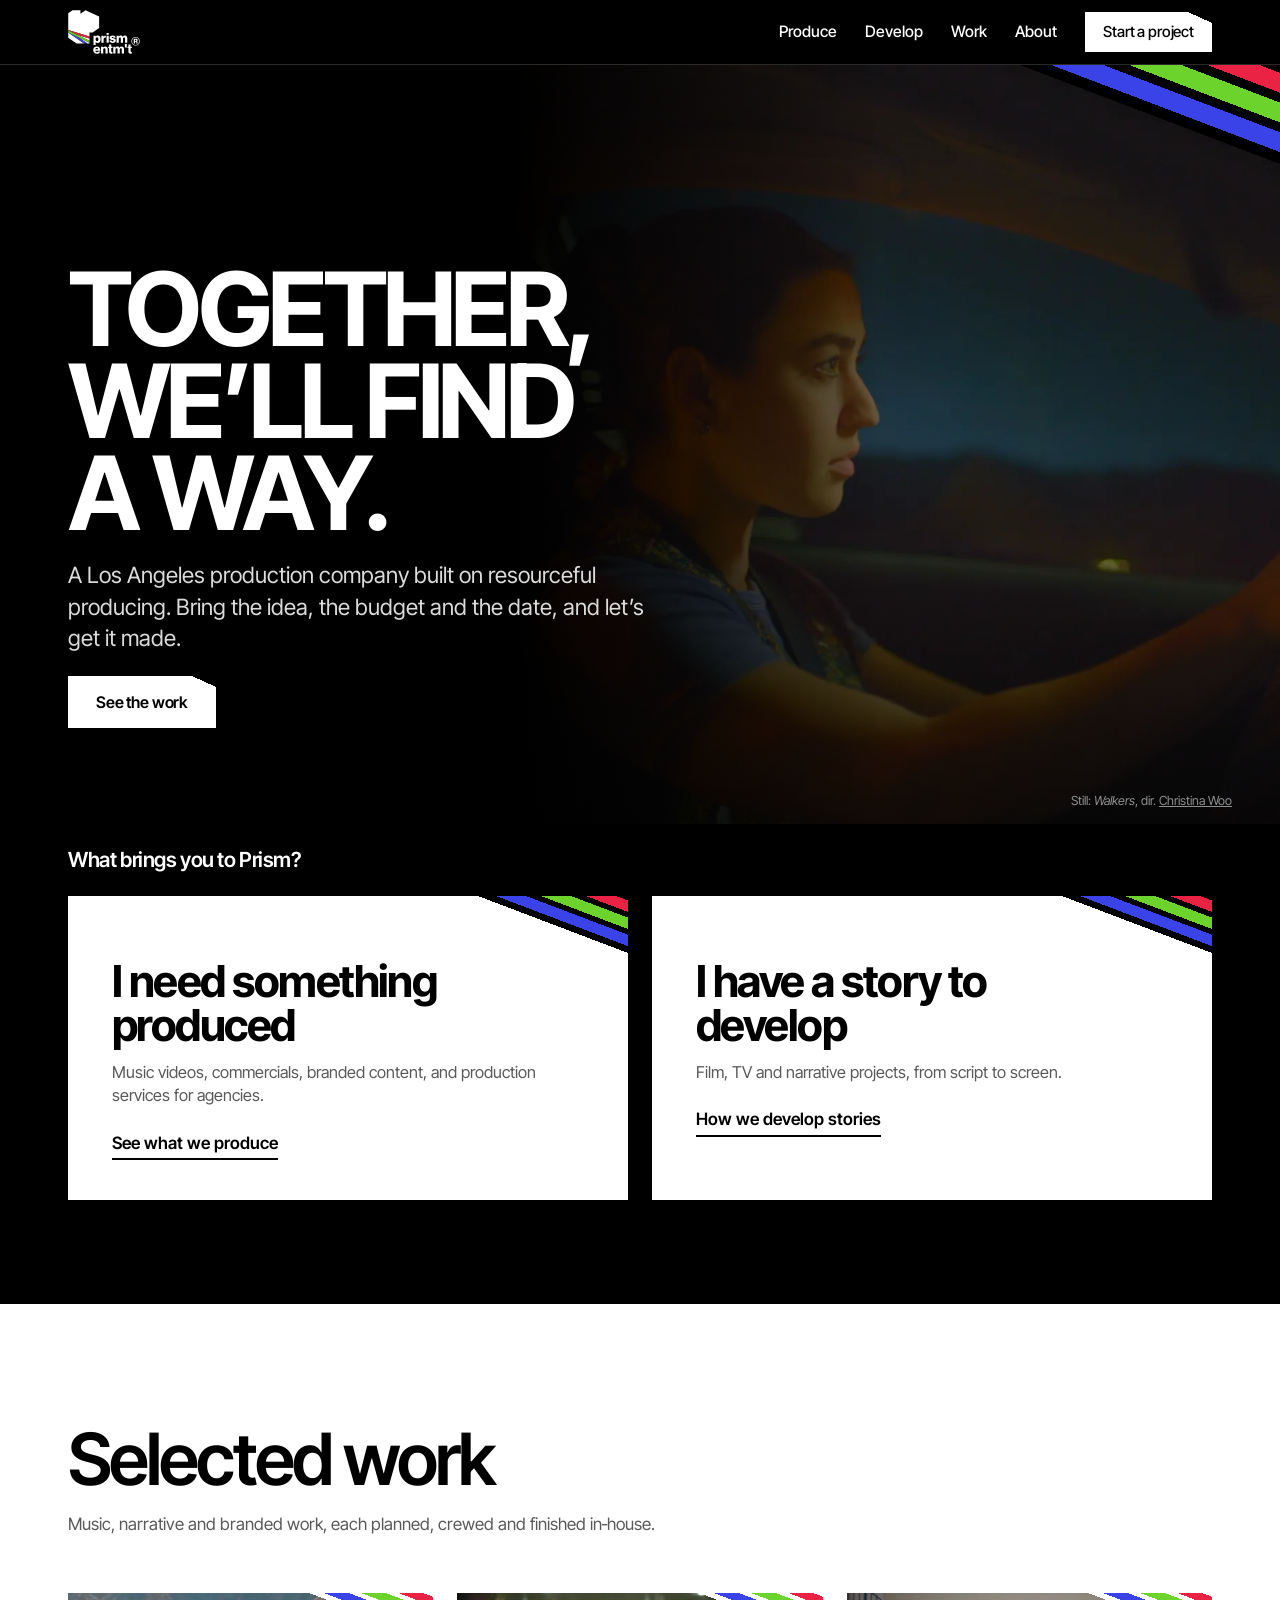
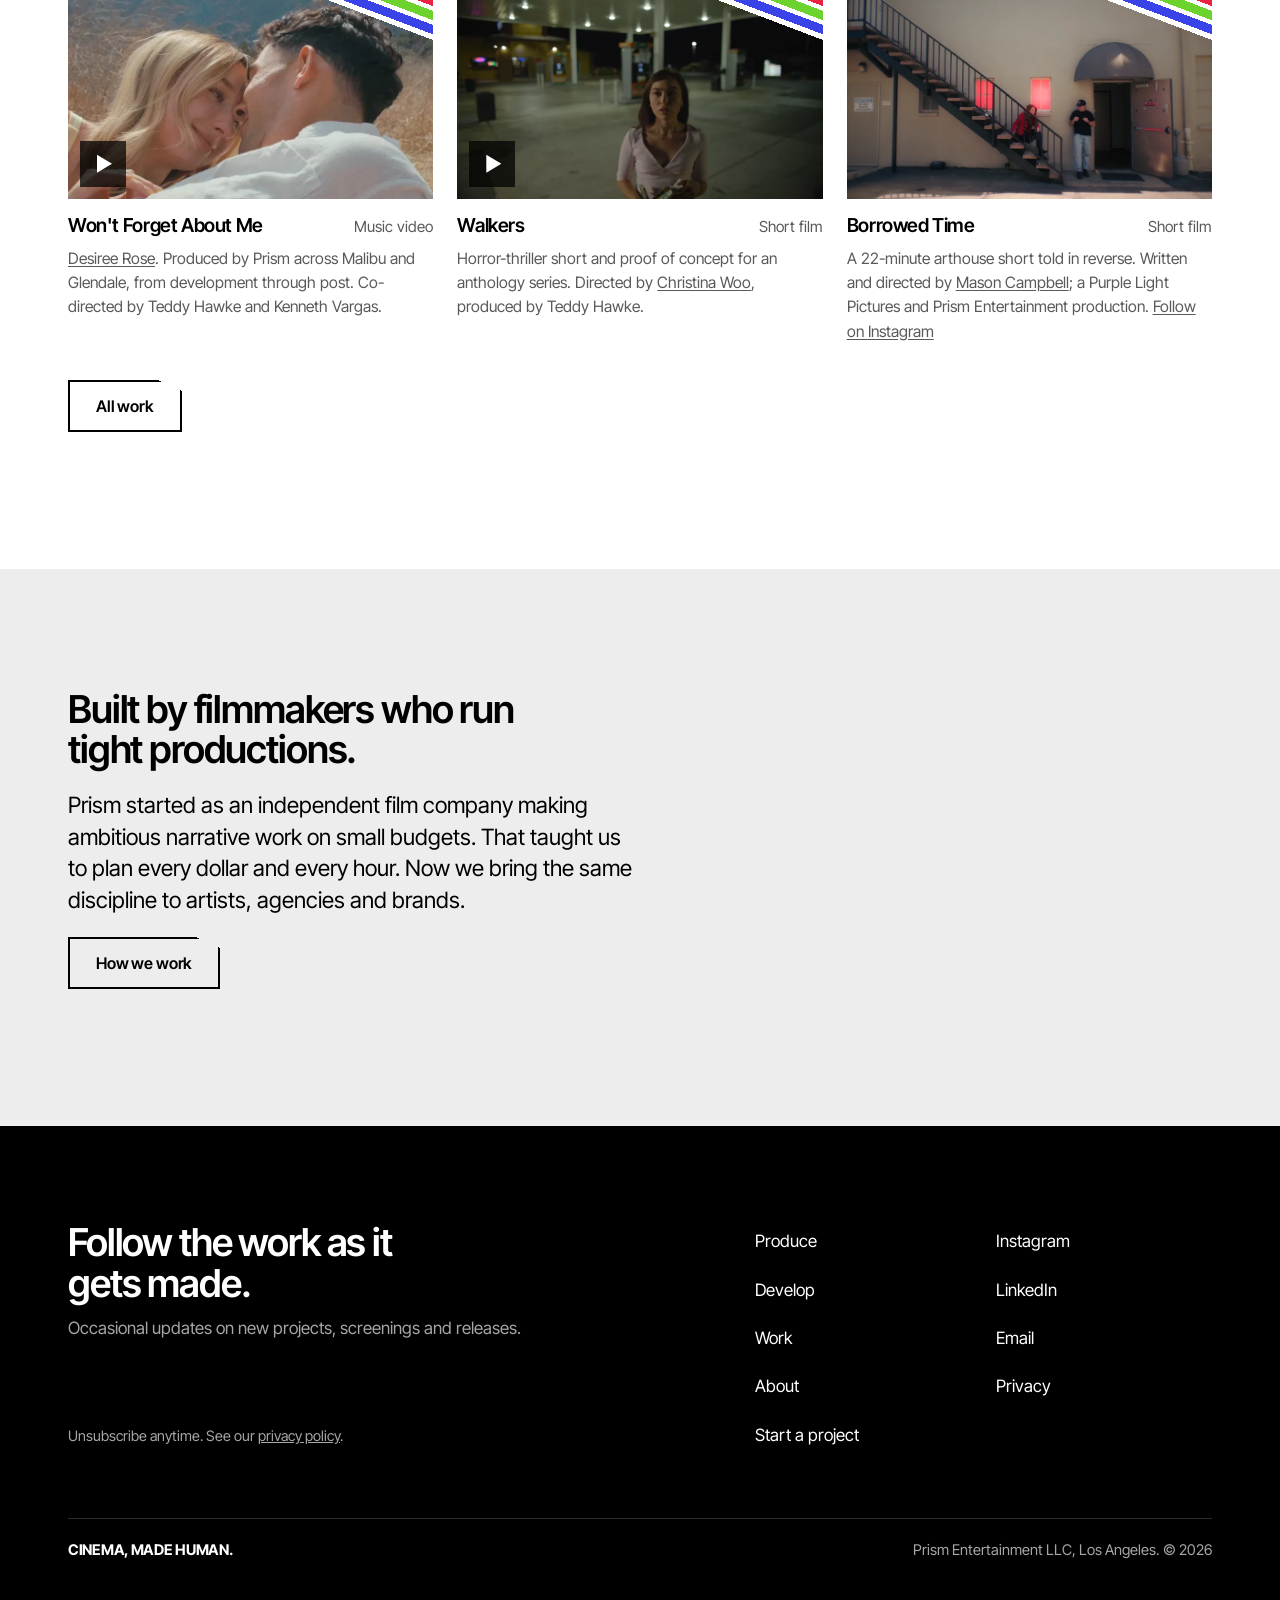
<file: index.html>
<!doctype html>
<html lang="en">
<head>
<meta charset="utf-8">
<meta name="viewport" content="width=device-width, initial-scale=1, viewport-fit=cover">
<title>Prism Entertainment | LA Development &amp; Production Company</title>
<meta name="description" content="Los Angeles development and production company for brands, artists and filmmakers: branded content, commercials, music videos and film development.">
<link rel="canonical" href="https://prismentmt.com/">
<meta name="theme-color" content="#000000">
<meta property="og:site_name" content="Prism Entertainment">
<meta property="og:type" content="website">
<meta property="og:locale" content="en_US">
<meta property="og:title" content="Prism Entertainment">
<meta property="og:description" content="Los Angeles entertainment company: branded content, commercials, music videos, and film and TV development. Together, we’ll find a way.">
<meta property="og:url" content="https://prismentmt.com/">
<meta property="og:image" content="https://prismentmt.com/assets/brand/og-image.jpg?v=3">
<meta property="og:image:width" content="1200">
<meta property="og:image:height" content="630">
<meta property="og:image:alt" content="Prism Entertainment logo among frames from its music videos, branded content and films, with red, green and blue tiles">
<meta name="twitter:card" content="summary_large_image">
<meta name="twitter:title" content="Prism Entertainment">
<meta name="twitter:description" content="Los Angeles entertainment company: branded content, commercials, music videos, and film and TV development. Together, we’ll find a way.">
<meta name="twitter:image" content="https://prismentmt.com/assets/brand/og-image.jpg?v=3">
<script type="application/ld+json">{"@context":"https://schema.org","@graph":[{"@type":"Organization","@id":"https://prismentmt.com/#org","name":"Prism Entertainment","alternateName":"Prism Entertainment LLC","url":"https://prismentmt.com/","logo":"https://prismentmt.com/assets/brand/prism-badge.svg","image":"https://prismentmt.com/assets/brand/og-image.jpg?v=3","email":"teddy@prismentmt.com","description":"Los Angeles entertainment company: development and production for brands, artists and filmmakers.","address":{"@type":"PostalAddress","addressLocality":"Los Angeles","addressRegion":"CA","addressCountry":"US"},"areaServed":"Los Angeles","founder":{"@type":"Person","name":"Teddy Hawke","jobTitle":"Founder and independent film producer"},"sameAs":["https://www.instagram.com/prismentmt","https://www.linkedin.com/company/prism-entertainment-filmtv"]},{"@type":"WebSite","@id":"https://prismentmt.com/#site","url":"https://prismentmt.com/","name":"Prism Entertainment","publisher":{"@id":"https://prismentmt.com/#org"}}]}</script>
<link rel="preconnect" href="https://fonts.googleapis.com">
<link rel="preconnect" href="https://fonts.gstatic.com" crossorigin>
<link href="https://fonts.googleapis.com/css2?family=Inter+Tight:wght@400;500;600;700&display=swap" rel="stylesheet">
<link rel="icon" href="assets/brand/prism-badge.svg" type="image/svg+xml">
<link rel="apple-touch-icon" href="assets/brand/apple-touch-icon.png">
<link rel="stylesheet" href="assets/site.css?v=202610291253">
<script>
/* Homepage intro plays once per visit; skipped for reduced-motion users. */
try {
  if (!sessionStorage.getItem("prism-intro") && !matchMedia("(prefers-reduced-motion: reduce)").matches) {
    document.documentElement.classList.add("intro-on");
  }
} catch (e) {}
</script>

</head>
<body class="has-thumb-cta">
<div class="prism-intro" id="intro" aria-hidden="true">
  <div class="intro-stage">
    <span class="slash"></span>
    <div class="bands"><span class="r"></span><span class="g"></span><span class="b"></span></div>
    <img class="intro-logo" src="assets/brand/prism-badge.svg" alt="" width="150" height="160">
  </div>
</div>
<script>
/* How tall the bands must grow to cover this screen at the slash angle, with margin. */
(function () {
  var el = document.getElementById("intro");
  if (!el || !document.documentElement.classList.contains("intro-on")) return;
  var a = 18 * Math.PI / 180, w = innerWidth, h = innerHeight;
  var span = (w * Math.sin(a) + h * Math.cos(a)) * 1.12 + 32;
  el.style.setProperty("--fill", Math.ceil(span) + "px");
})();
</script>
<a class="skip" href="#main">Skip to content</a>
<header class="site-header on-dark">
  <div class="wrap">
    <a class="logo" href="index.html" aria-label="Prism Entertainment home">
      <img class="logo-img" src="assets/brand/prism-lockup-on-dark.svg" alt="Prism Entertainment" width="66" height="40">
    </a>
    <nav class="nav" aria-label="Main">
      <a href="produce.html">Produce</a><a href="develop.html">Develop</a><a href="work.html">Work</a><a href="about.html">About</a>
      <a class="btn btn-solid btn-cut" href="start.html">Start a project</a>
    </nav>
    <button class="menu-btn" type="button" aria-expanded="false" aria-controls="menu">Menu</button>
  </div>
</header>
<nav class="menu" id="menu" aria-label="Mobile">
  <a href="index.html">Home</a><a href="produce.html">Produce</a><a href="develop.html">Develop</a><a href="work.html">Work</a><a href="about.html">About</a><a href="start.html">Start a project</a>
  <div class="menu-foot">Los Angeles<br><a href="mailto:teddy@prismentmt.com">teddy@prismentmt.com</a></div>
</nav>
<main id="main">

<section class="hero on-dark">
  <div class="hero-media" aria-hidden="true">
    <img src="assets/stills/walkers-driver-1600.webp" srcset="assets/stills/walkers-driver-800.webp 800w, assets/stills/walkers-driver-1600.webp 1600w" sizes="100vw" alt="" width="1600" height="1097" fetchpriority="high" decoding="async">
    <!-- Reel loop replaces the still once cut:
    <video autoplay muted loop playsinline preload="metadata" poster="assets/stills/walkers-driver-1600.webp">
      <source src="assets/reel-loop.mp4" type="video/mp4">
    </video> -->
    <span class="light"></span>
  </div>
  <div class="wrap hero-copy stack">
    <h1 class="h-xl">Together, <span class="nowrap-all">we&#8217;ll find</span> <span class="nowrap-all">a way.</span></h1>
    <p class="lede">A Los Angeles production company built on resourceful producing. Bring the idea, the budget and the date, and let&#8217;s get it made.</p>
    <div class="hero-actions">
      <a class="btn btn-solid btn-cut" href="work.html">See the work</a>
    </div>
  </div>
  <p class="hero-credit">Still: <em>Walkers</em>, dir. <a href="https://www.christinawoofilms.com/" target="_blank" rel="noopener">Christina Woo</a></p>
</section>

<section class="paths" aria-labelledby="paths-h">
  <div class="wrap">
    <h2 id="paths-h" class="h-sm" style="color:#fff;margin-bottom:24px">What brings you to Prism?</h2>
    <div class="paths-grid">
      <a class="path" href="produce.html">
        <span class="path-title">I need something produced</span>
        <span class="path-sub">Music videos, commercials, branded content, and production services for agencies.</span>
        <span class="path-go">See what we produce</span>
        <span class="light" aria-hidden="true"></span>
      </a>
      <a class="path" href="develop.html">
        <span class="path-title">I have a story to develop</span>
        <span class="path-sub">Film, TV and narrative projects, from script to screen.</span>
        <span class="path-go">How we develop stories</span>
        <span class="light" aria-hidden="true"></span>
      </a>
    </div>
  </div>
</section>

<section class="section">
  <div class="wrap">
    <div class="section-head">
      <h2 class="h-lg">Selected work</h2>
      <p class="muted">Music, narrative and branded work, each planned, crewed and finished in&#8209;house.</p>
    </div>
    <div class="work-grid three">
      <article data-kind="music">
  <div class="tile">
    <button class="tile-frame" type="button" data-video="https://www.youtube-nocookie.com/embed/kYAuOELVrbk?autoplay=1&amp;rel=0&amp;modestbranding=1&amp;playsinline=1" data-title="Won't Forget About Me, Desiree Rose" aria-label="Play Won't Forget About Me music video">
      <span class="light" aria-hidden="true"></span>
      <img src="assets/stills/wfam-field-800.webp" srcset="assets/stills/wfam-field-800.webp 800w, assets/stills/wfam-field-1600.webp 1600w" sizes="(min-width: 1000px) 400px, (min-width: 640px) 50vw, 100vw" alt="Still from the Won’t Forget About Me music video: a couple embracing in a golden field" width="800" height="432" loading="lazy" decoding="async" style="object-position:38% 45%">
      <span class="tile-play" aria-hidden="true"></span>
    </button>
    <span class="tile-meta"><h3 class="tile-title">Won't Forget About Me</h3><span class="tile-kind">Music video</span></span>
    <span class="tile-note"><a href="https://open.spotify.com/artist/6PtAGsm8OCXcw0I0sku1vT" target="_blank" rel="noopener">Desiree Rose</a>. Produced by Prism across Malibu and Glendale, from development through post. Co-directed by Teddy Hawke and Kenneth Vargas.</span>
  </div>
</article><article data-kind="narrative">
  <div class="tile">
    <button class="tile-frame" type="button" data-video="https://www.youtube-nocookie.com/embed/RRduHV5Navg?autoplay=1&amp;rel=0&amp;modestbranding=1&amp;playsinline=1" data-title="Walkers teaser" aria-label="Play the Walkers teaser">
      <span class="light" aria-hidden="true"></span>
      <img src="assets/stills/walkers-gas-station-800.webp" srcset="assets/stills/walkers-gas-station-800.webp 800w, assets/stills/walkers-gas-station-1600.webp 1600w" sizes="(min-width: 1000px) 400px, (min-width: 640px) 50vw, 100vw" alt="Still from Walkers: a woman alone at a desert gas station at night" width="800" height="555" loading="lazy" decoding="async" style="object-position:60% 50%">
      <span class="tile-play" aria-hidden="true"></span>
    </button>
    <span class="tile-meta"><h3 class="tile-title">Walkers</h3><span class="tile-kind">Short film</span></span>
    <span class="tile-note">Horror-thriller short and proof of concept for an anthology series. Directed by <a href="https://www.christinawoofilms.com/" target="_blank" rel="noopener">Christina Woo</a>, produced by Teddy Hawke.</span>
  </div>
</article><article data-kind="narrative">
  <div class="tile">
    <a class="tile-frame" href="https://www.instagram.com/borrowedtimemovie/" target="_blank" rel="noopener" aria-label="Borrowed Time on Instagram (opens in a new tab)">
      <span class="light" aria-hidden="true"></span>
      <img src="assets/stills/borrowed-time-stairs-wide-800.webp" srcset="assets/stills/borrowed-time-stairs-wide-800.webp 800w, assets/stills/borrowed-time-stairs-wide-1600.webp 1600w" sizes="(min-width: 1000px) 400px, (min-width: 640px) 50vw, 100vw" alt="Still from Borrowed Time: a woman in a red jacket on a fire escape stair beside a man outside a stage door" width="800" height="555" loading="lazy" decoding="async">
    </a>
    <span class="tile-meta"><h3 class="tile-title">Borrowed Time</h3><span class="tile-kind">Short film</span></span>
    <span class="tile-note">A 22-minute arthouse short told in reverse. Written and directed by <a href="https://www.imdb.com/name/nm11735726/" target="_blank" rel="noopener">Mason Campbell</a>; a Purple Light Pictures and Prism Entertainment production. <a href="https://www.instagram.com/borrowedtimemovie/" target="_blank" rel="noopener">Follow on Instagram</a></span>
  </div>
</article>
    </div>
    <p style="margin-top:36px"><a class="btn btn-cut" href="work.html">All work</a></p>
  </div>
</section>

<section class="section on-concrete">
  <div class="wrap stack">
    <h2 class="h-md" style="max-width:20ch">Built by filmmakers who run tight productions.</h2>
    <p class="lede">Prism started as an independent film company making ambitious narrative work on small budgets. That taught us to plan every dollar and every hour. Now we bring the same discipline to artists, agencies and brands.</p>
    <p><a class="btn btn-cut" href="about.html">How we work</a></p>
  </div>
</section>

</main>
<footer class="site-footer on-dark">
  <div class="wrap">
    <div class="foot-grid">
      <div class="signup">
        <h2 class="h-md">Follow the work as it gets made.</h2>
        <p>Occasional updates on new projects, screenings and releases.</p>
        <div class="signup-form"><script async src="https://subscribe-forms.beehiiv.com/v3/loader.js" data-beehiiv-form="e3834a1d-a740-4cca-9f77-6807eabdb687"></script></div>
        <a class="signup-fallback btn btn-solid btn-cut" href="https://walkers-shortfilm.beehiiv.com/" target="_blank" rel="noopener" hidden>Go to newsletter</a>
        <p class="signup-consent">Unsubscribe anytime. See our <a href="privacy.html">privacy policy</a>.</p>
      </div>
      <div class="foot-links">
        <a href="produce.html">Produce</a>
        <a href="https://www.instagram.com/prismentmt">Instagram</a>
        <a href="develop.html">Develop</a>
        <a href="https://www.linkedin.com/company/prism-entertainment-filmtv">LinkedIn</a>
        <a href="work.html">Work</a>
        <a href="mailto:teddy@prismentmt.com">Email</a>
        <a href="about.html">About</a>
        <a href="privacy.html">Privacy</a>
        <a href="start.html">Start a project</a>
      </div>
    </div>
    <div class="foot-base">
      <span class="tagline">Cinema, made human.</span>
      <span>Prism Entertainment LLC, Los Angeles. &copy; <span data-year>2026</span></span>
    </div>
  </div>
</footer>
<div class="light-line" aria-hidden="true"></div>
<div class="thumb-cta"><a class="btn btn-solid btn-cut" href="start.html">Start a project</a></div>
<dialog class="player" id="player" aria-label="Video player">
  <button class="player-close" type="button">Close</button>
  <div class="player-frame"></div>
</dialog>
<script src="assets/site.js?v=202610291253" defer></script>
<script data-goatcounter="https://prismentmt.goatcounter.com/count" async src="//gc.zgo.at/count.js"></script>
<script>document.querySelectorAll("[data-year]").forEach(function(e){e.textContent=new Date().getFullYear()});</script>
<script type="text/javascript" async src="https://subscribe-forms.beehiiv.com/attribution.js"></script>
</body>
</html>
</file>
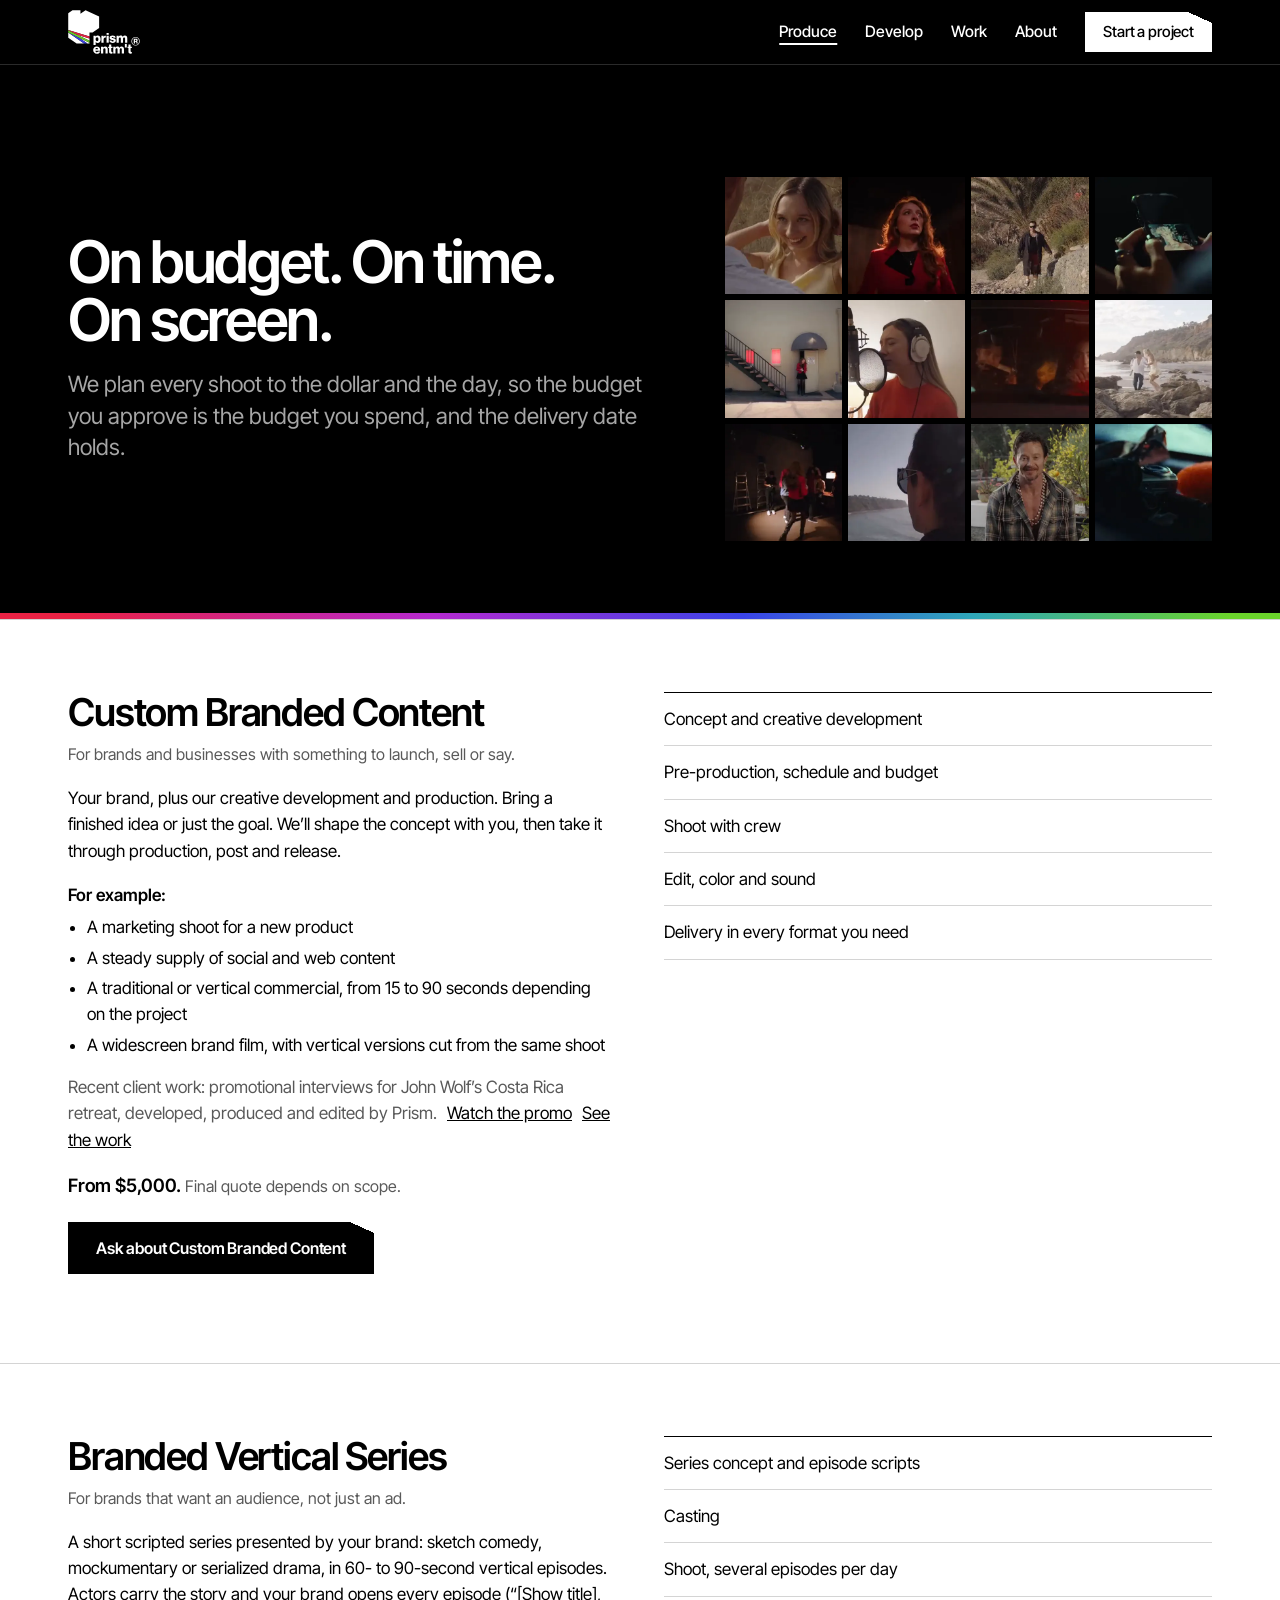
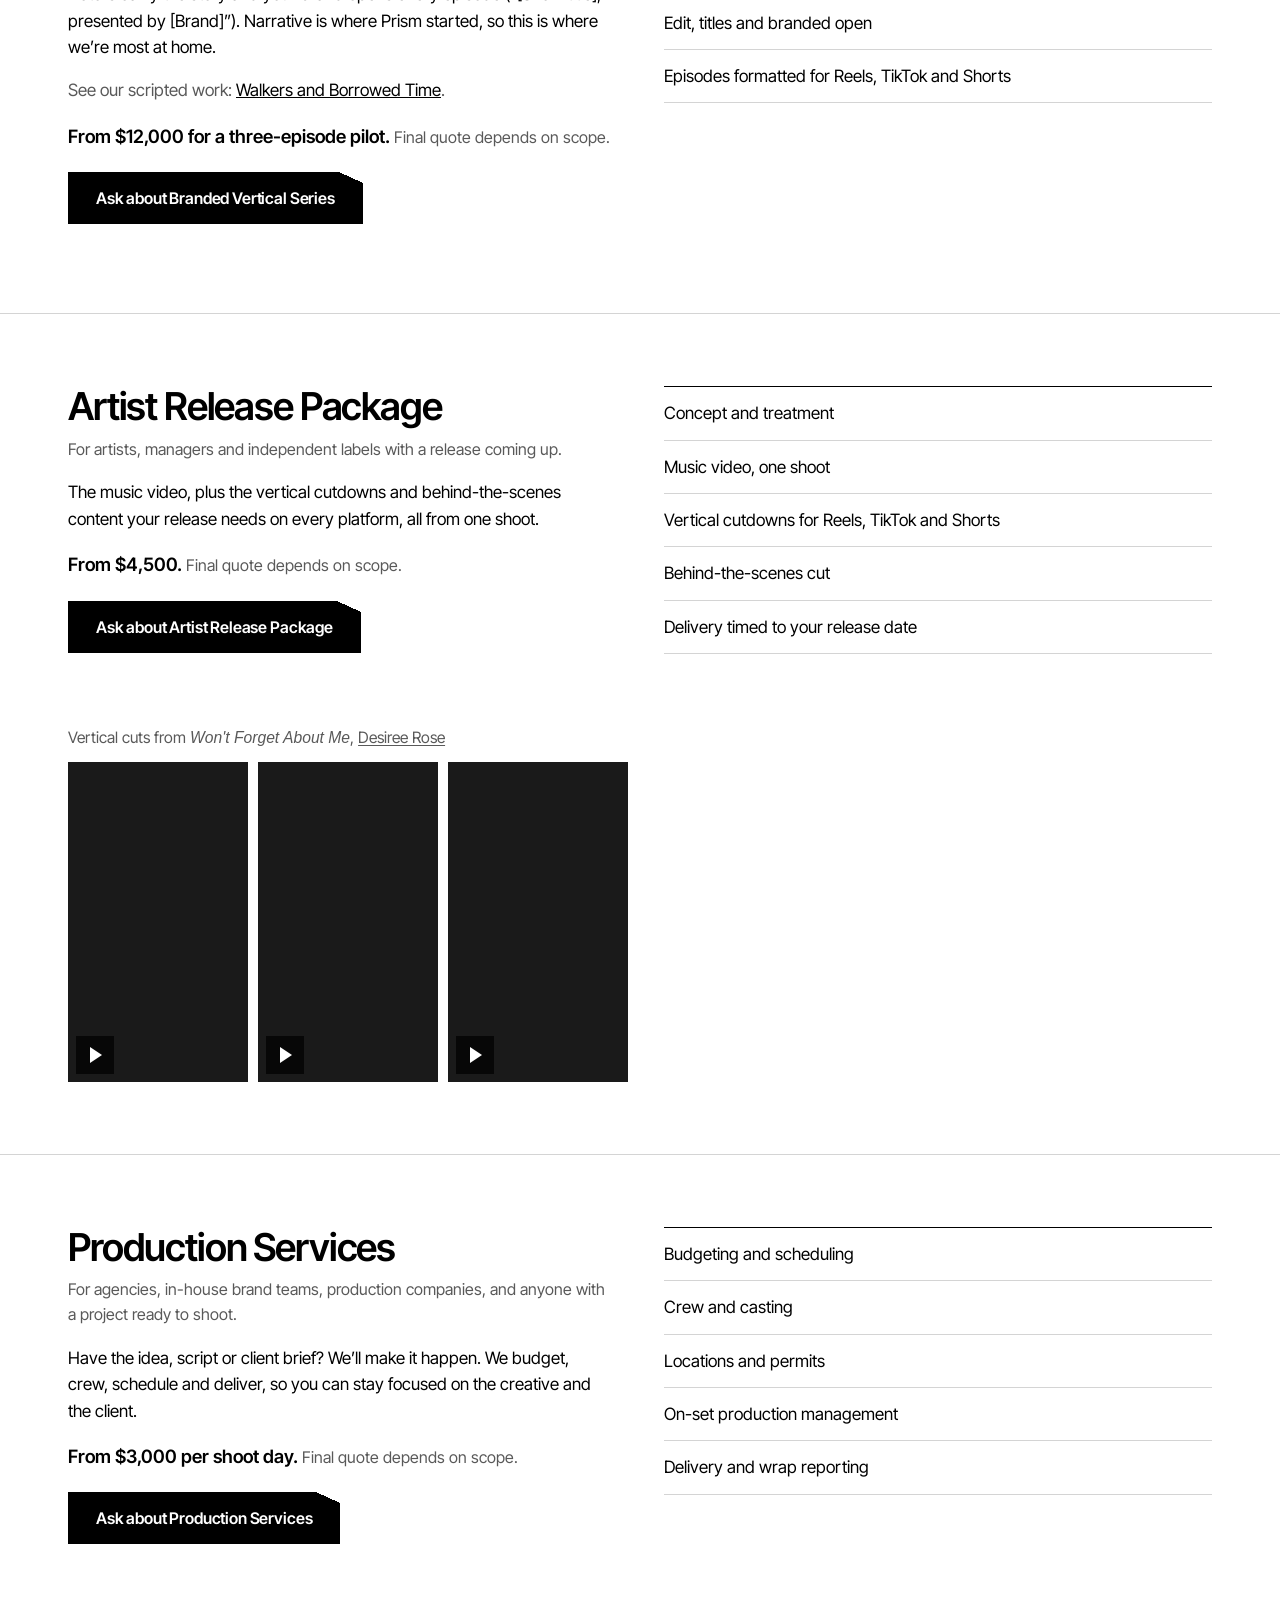
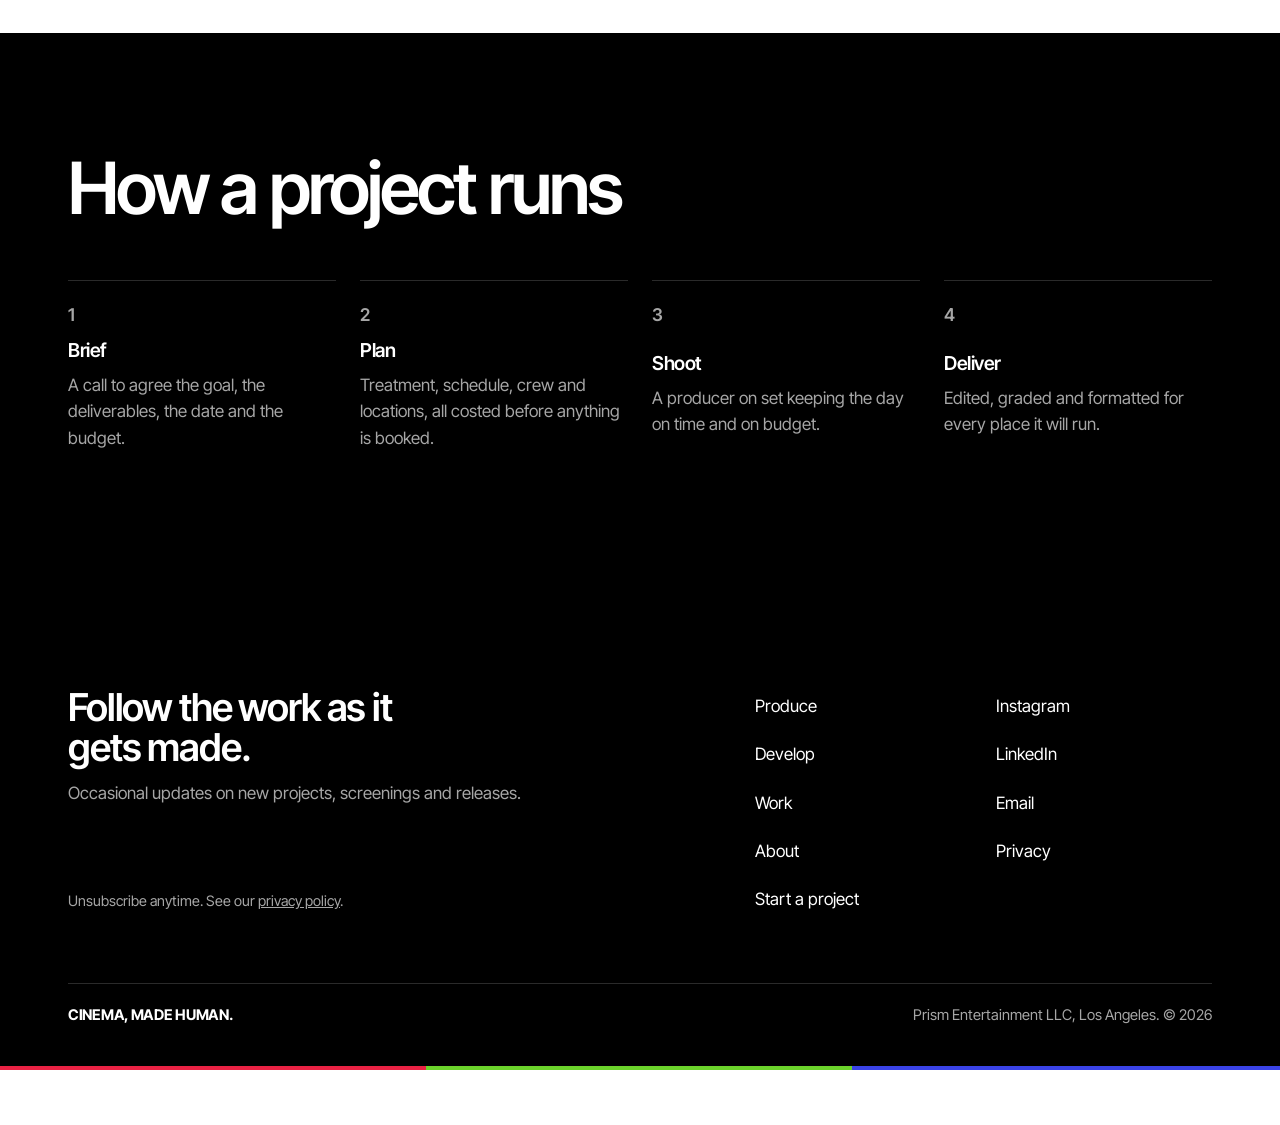
<file: producing-services/index.html>
<!doctype html>
<html lang="en"><head><meta charset="utf-8"><title>Produce | Prism Entertainment</title>
<meta http-equiv="refresh" content="0; url=/produce.html"><link rel="canonical" href="/produce.html"></head>
<body><p>This page has moved. <a href="/produce.html">Go to Produce</a>.</p></body></html>
</file>
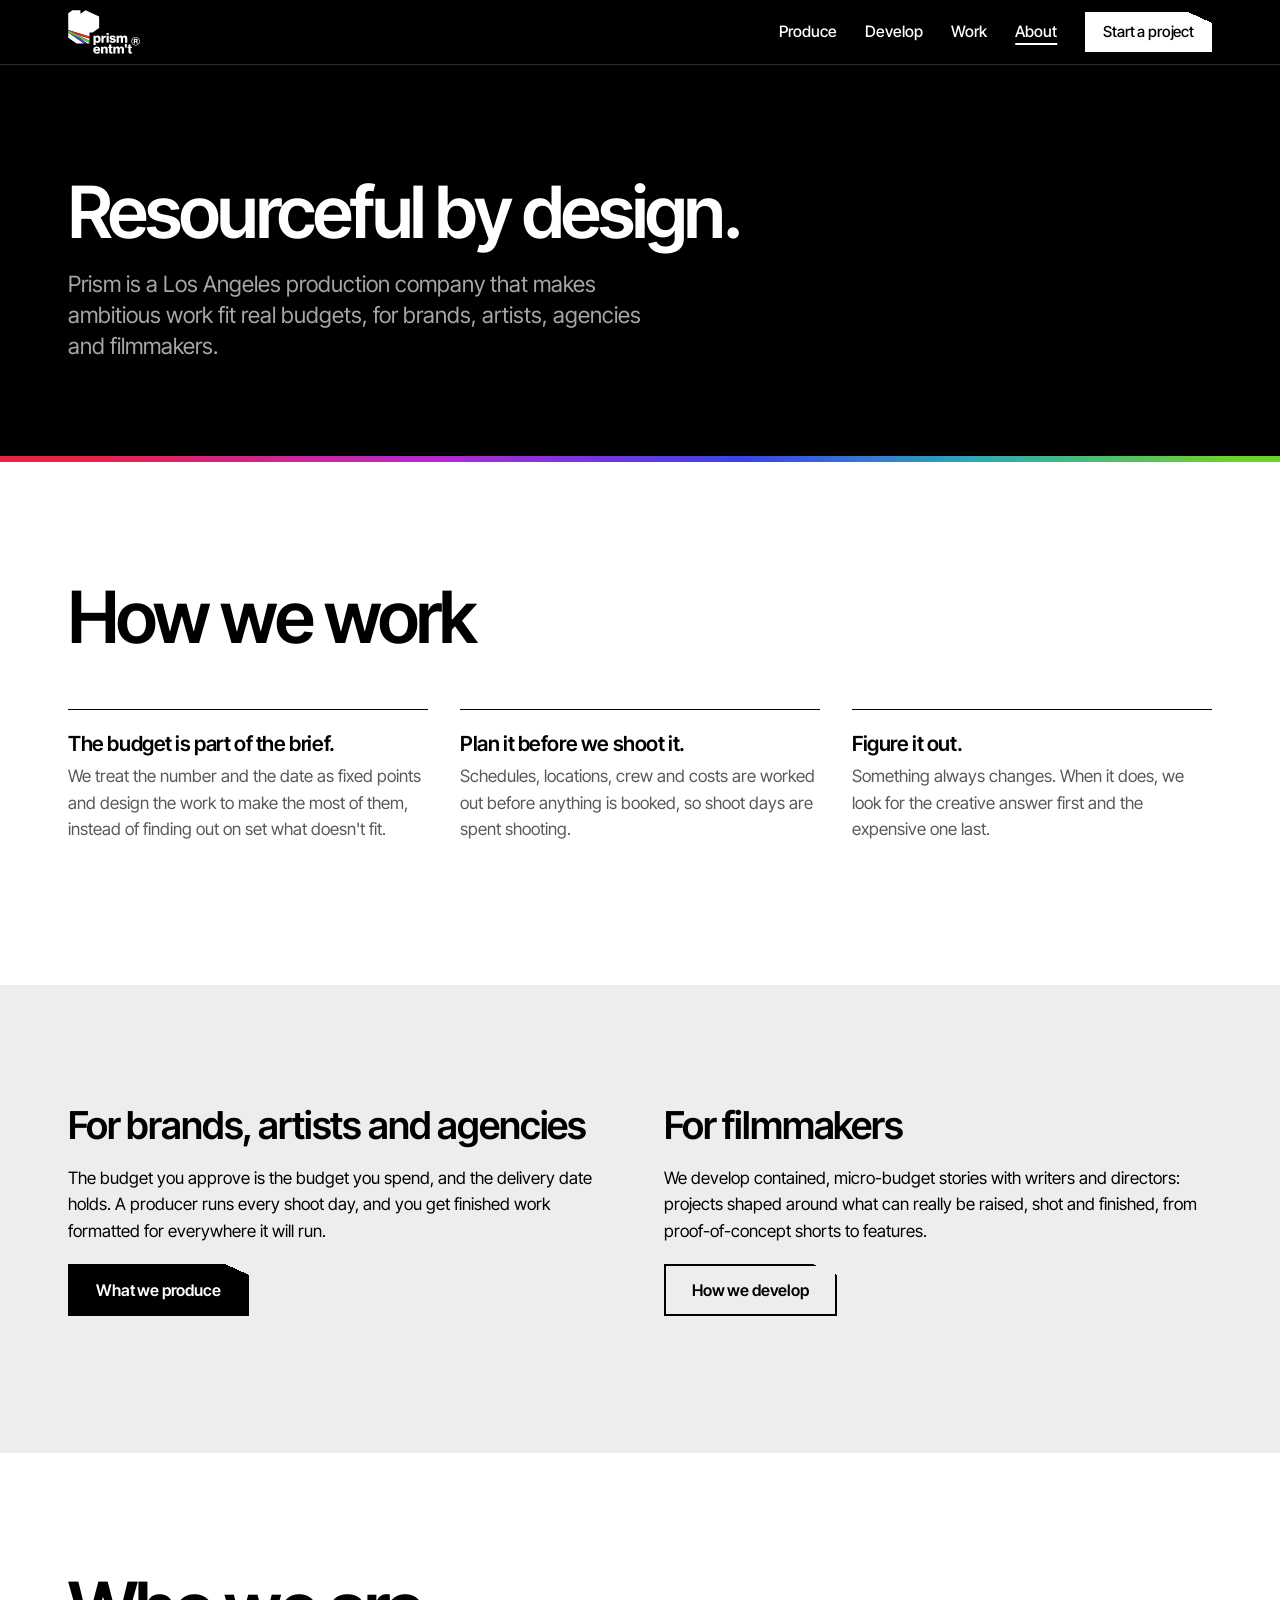
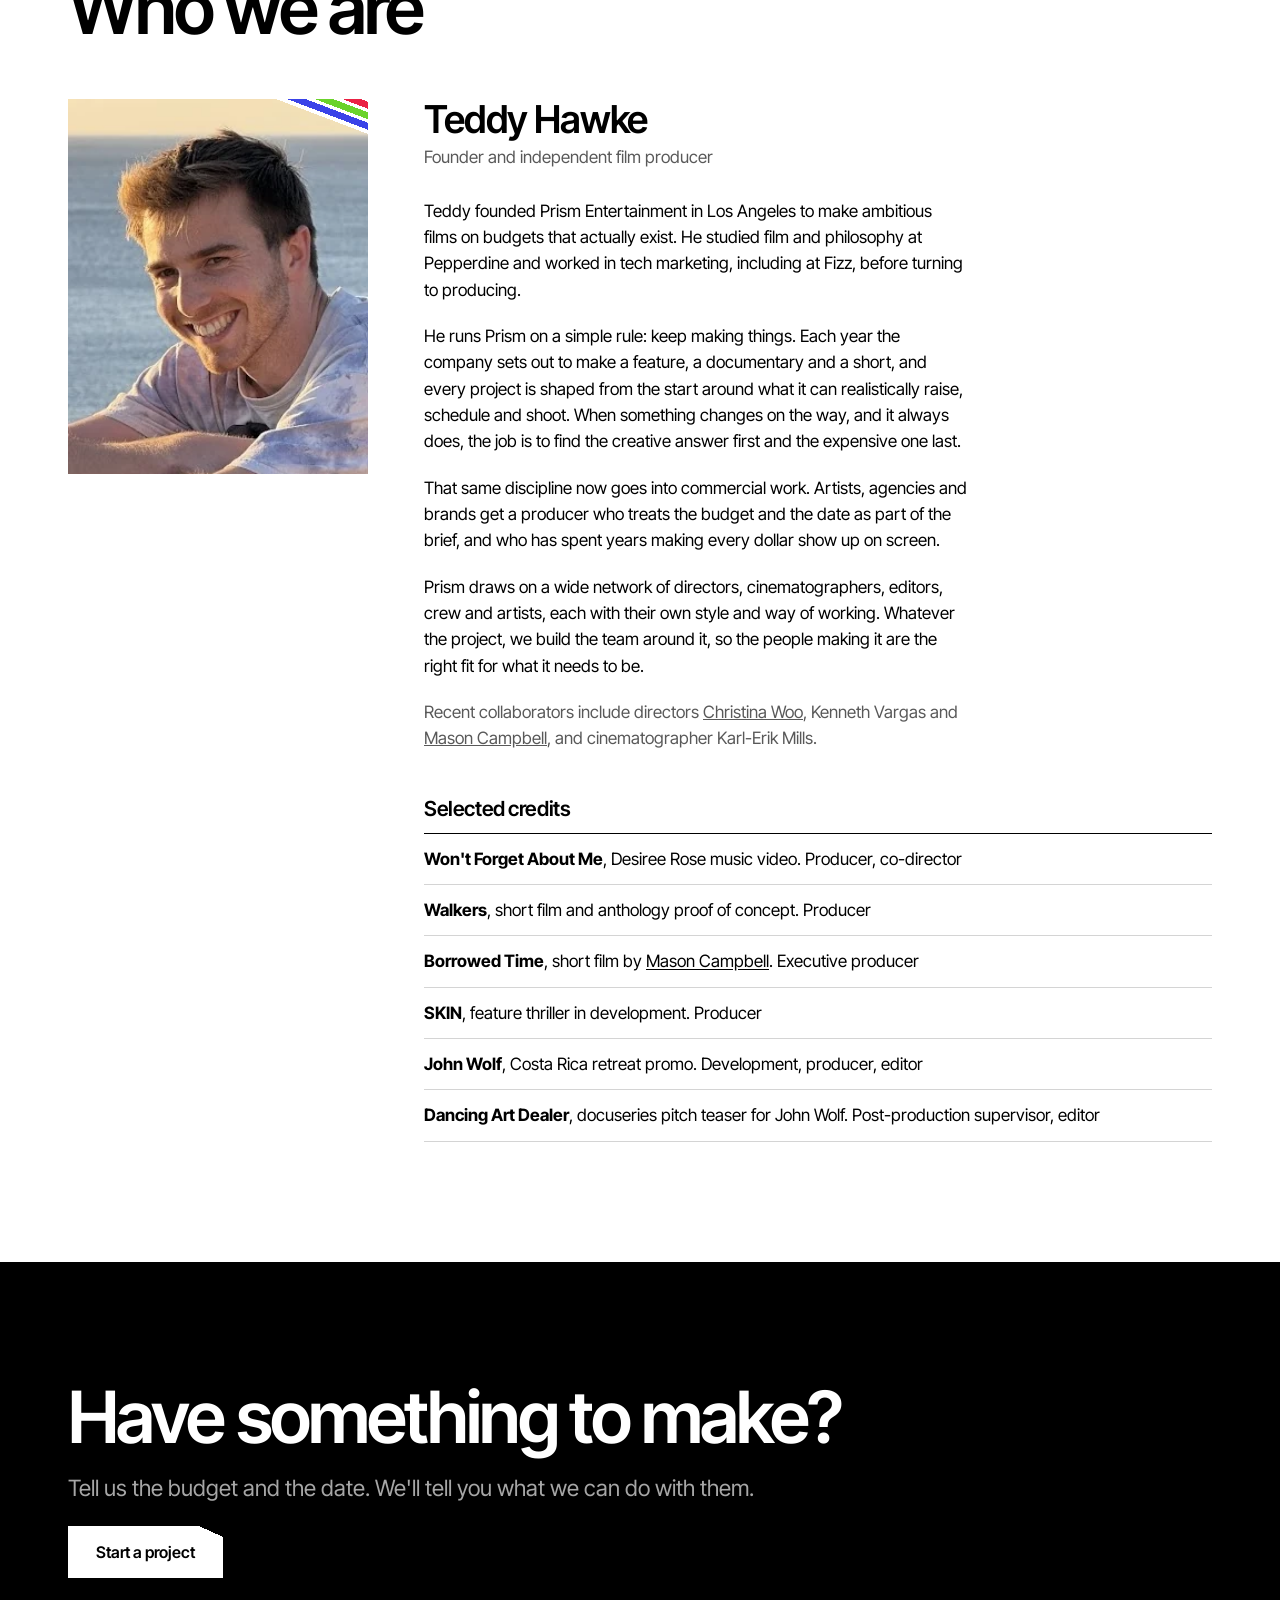
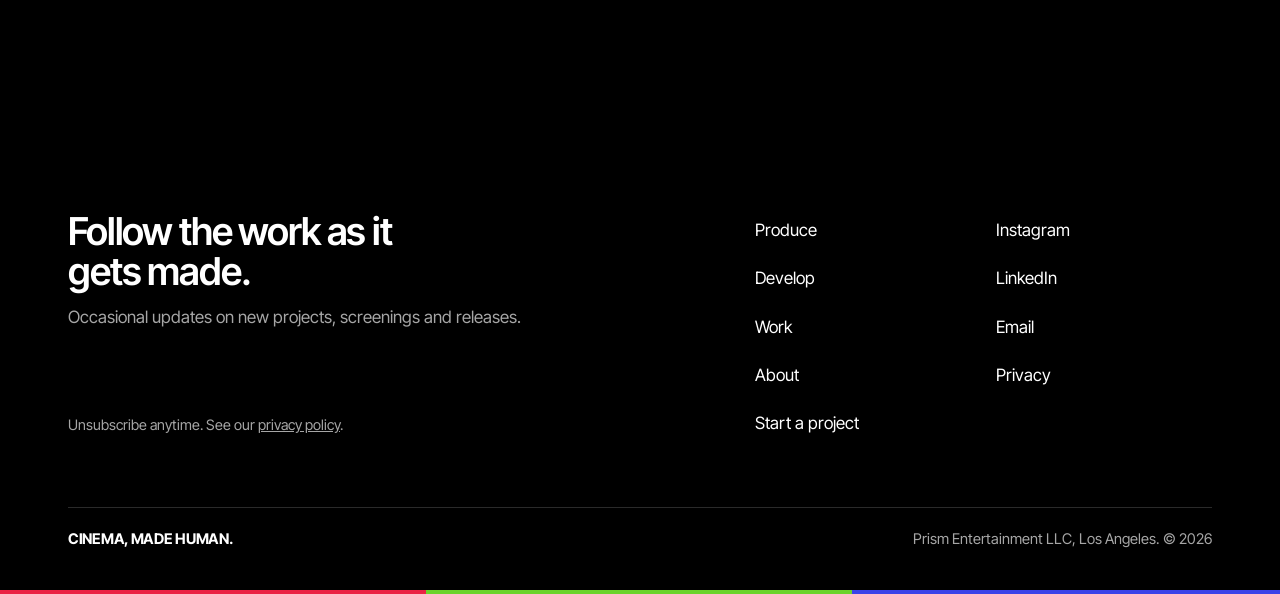
<file: about.html>
<!doctype html>
<html lang="en">
<head>
<meta charset="utf-8">
<meta name="viewport" content="width=device-width, initial-scale=1, viewport-fit=cover">
<title>About Prism Entertainment | LA Development &amp; Production</title>
<meta name="description" content="Prism Entertainment is a Los Angeles development and production company founded by independent film producer Teddy Hawke, built on resourceful producing.">
<link rel="canonical" href="https://prismentmt.com/about.html">
<meta name="theme-color" content="#000000">
<meta property="og:site_name" content="Prism Entertainment">
<meta property="og:type" content="website">
<meta property="og:locale" content="en_US">
<meta property="og:title" content="About Prism Entertainment">
<meta property="og:description" content="A Los Angeles entertainment company founded by independent film producer Teddy Hawke, built on resourceful producing.">
<meta property="og:url" content="https://prismentmt.com/about.html">
<meta property="og:image" content="https://prismentmt.com/assets/brand/og-image.jpg?v=3">
<meta property="og:image:width" content="1200">
<meta property="og:image:height" content="630">
<meta property="og:image:alt" content="Prism Entertainment logo among frames from its music videos, branded content and films, with red, green and blue tiles">
<meta name="twitter:card" content="summary_large_image">
<meta name="twitter:title" content="About Prism Entertainment">
<meta name="twitter:description" content="A Los Angeles entertainment company founded by independent film producer Teddy Hawke, built on resourceful producing.">
<meta name="twitter:image" content="https://prismentmt.com/assets/brand/og-image.jpg?v=3">
<script type="application/ld+json">{"@context":"https://schema.org","@graph":[{"@type":"BreadcrumbList","itemListElement":[{"@type":"ListItem","position":1,"name":"Home","item":"https://prismentmt.com/"},{"@type":"ListItem","position":2,"name":"About","item":"https://prismentmt.com/about.html"}]}]}</script>
<link rel="preconnect" href="https://fonts.googleapis.com">
<link rel="preconnect" href="https://fonts.gstatic.com" crossorigin>
<link href="https://fonts.googleapis.com/css2?family=Inter+Tight:wght@400;500;600;700&display=swap" rel="stylesheet">
<link rel="icon" href="assets/brand/prism-badge.svg" type="image/svg+xml">
<link rel="apple-touch-icon" href="assets/brand/apple-touch-icon.png">
<link rel="stylesheet" href="assets/site.css?v=202610291253">
</head>
<body class="has-thumb-cta">
<a class="skip" href="#main">Skip to content</a>
<header class="site-header on-dark">
  <div class="wrap">
    <a class="logo" href="index.html" aria-label="Prism Entertainment home">
      <img class="logo-img" src="assets/brand/prism-lockup-on-dark.svg" alt="Prism Entertainment" width="66" height="40">
    </a>
    <nav class="nav" aria-label="Main">
      <a href="produce.html">Produce</a><a href="develop.html">Develop</a><a href="work.html">Work</a><a href="about.html" aria-current="page">About</a>
      <a class="btn btn-solid btn-cut" href="start.html">Start a project</a>
    </nav>
    <button class="menu-btn" type="button" aria-expanded="false" aria-controls="menu">Menu</button>
  </div>
</header>
<nav class="menu" id="menu" aria-label="Mobile">
  <a href="index.html">Home</a><a href="produce.html">Produce</a><a href="develop.html">Develop</a><a href="work.html">Work</a><a href="about.html" aria-current="page">About</a><a href="start.html">Start a project</a>
  <div class="menu-foot">Los Angeles<br><a href="mailto:teddy@prismentmt.com">teddy@prismentmt.com</a></div>
</nav>
<main id="main">

<section class="intro on-dark">
  <div class="wrap">
    <h1 class="h-lg">Resourceful by design.</h1>
    <p class="lede muted">Prism is a Los Angeles production company that makes ambitious work fit real budgets, for brands, artists, agencies and filmmakers.</p>
  </div>
</section>
<div class="intro-band" aria-hidden="true"></div>

<section class="section">
  <div class="wrap">
    <div class="section-head"><h2 class="h-lg">How we work</h2></div>
    <div class="principles">
      <div class="principle">
        <h3 class="h-sm">The budget is part of the brief.</h3>
        <p>We treat the number and the date as fixed points and design the work to make the most of them, instead of finding out on set what doesn't fit.</p>
      </div>
      <div class="principle">
        <h3 class="h-sm">Plan it before we shoot it.</h3>
        <p>Schedules, locations, crew and costs are worked out before anything is booked, so shoot days are spent shooting.</p>
      </div>
      <div class="principle">
        <h3 class="h-sm">Figure it out.</h3>
        <p>Something always changes. When it does, we look for the creative answer first and the expensive one last.</p>
      </div>
    </div>
  </div>
</section>

<section class="section on-concrete">
  <div class="wrap service-grid">
    <div class="stack">
      <h2 class="h-md">For brands, artists and agencies</h2>
      <p>The budget you approve is the budget you spend, and the delivery date holds. A producer runs every shoot day, and you get finished work formatted for everywhere it will run.</p>
      <p><a class="btn btn-solid btn-cut" href="produce.html">What we produce</a></p>
    </div>
    <div class="stack">
      <h2 class="h-md">For filmmakers</h2>
      <p>We develop contained, micro-budget stories with writers and directors: projects shaped around what can really be raised, shot and finished, from proof-of-concept shorts to features.</p>
      <p><a class="btn btn-cut" href="develop.html">How we develop</a></p>
    </div>
  </div>
</section>

<section class="section" aria-labelledby="who-h">
  <div class="wrap">
    <div class="section-head"><h2 id="who-h" class="h-lg">Who we are</h2></div>
    <div class="founder">
      <figure class="founder-photo">
        <img src="assets/stills/teddy-hawke.webp" alt="Teddy Hawke, smiling, with the ocean behind him at sunset" width="270" height="338" loading="lazy" decoding="async">
        <span class="light" aria-hidden="true"></span>
      </figure>
      <div class="founder-name">
        <h3 class="h-md">Teddy Hawke</h3>
        <p class="muted founder-role">Founder and <span class="nowrap-all">independent film producer</span></p>
      </div>
      <div class="founder-text stack">
        <p>Teddy founded Prism Entertainment in Los Angeles to make ambitious films on budgets that actually exist. He studied film and philosophy at Pepperdine and worked in tech marketing, including at Fizz, before turning to producing.</p>
        <p>He runs Prism on a simple rule: keep making things. Each year the company sets out to make a feature, a documentary and a short, and every project is shaped from the start around what it can realistically raise, schedule and shoot. When something changes on the way, and it always does, the job is to find the creative answer first and the expensive one last.</p>
        <p>That same discipline now goes into commercial work. Artists, agencies and brands get a producer who treats the budget and the date as part of the brief, and who has spent years making every dollar show up on screen.</p>
        <p>Prism draws on a wide network of directors, cinematographers, editors, crew and artists, each with their own style and way of working. Whatever the project, we build the team around it, so the people making it are the right fit for what it needs to be.</p>
        <p class="muted">Recent collaborators include directors <a href="https://www.christinawoofilms.com/" target="_blank" rel="noopener">Christina Woo</a>, Kenneth Vargas and <a href="https://www.imdb.com/name/nm11735726/" target="_blank" rel="noopener">Mason Campbell</a>, and cinematographer Karl-Erik Mills.</p>
      </div>
      <div class="founder-credits">
        <h3 class="h-sm">Selected credits</h3>
        <ul class="includes" aria-label="Selected credits">
          <li><strong>Won't Forget About Me</strong>, Desiree Rose music video. Producer, co-director</li>
          <li><strong>Walkers</strong>, short film and anthology proof of concept. Producer</li>
          <li><strong>Borrowed Time</strong>, short film by <a href="https://www.imdb.com/name/nm11735726/" target="_blank" rel="noopener">Mason Campbell</a>. Executive producer</li>
          <li><strong>SKIN</strong>, feature thriller in development. Producer</li>
          <li><strong>John Wolf</strong>, Costa Rica retreat promo. Development, producer, editor</li>
          <li><strong>Dancing Art Dealer</strong>, docuseries pitch teaser for John Wolf. Post-production supervisor, editor</li>
        </ul>
      </div>
    </div>
  </div>
</section>

<section class="section on-dark cta-band">
  <div class="wrap stack">
    <h2 class="h-lg">Have something to make?</h2>
    <p class="lede muted">Tell us the budget and the date. We'll tell you what we can do with them.</p>
    <p><a class="btn btn-solid btn-cut" href="start.html">Start a project</a></p>
  </div>
</section>

</main>
<footer class="site-footer on-dark">
  <div class="wrap">
    <div class="foot-grid">
      <div class="signup">
        <h2 class="h-md">Follow the work as it gets made.</h2>
        <p>Occasional updates on new projects, screenings and releases.</p>
        <div class="signup-form"><script async src="https://subscribe-forms.beehiiv.com/v3/loader.js" data-beehiiv-form="e3834a1d-a740-4cca-9f77-6807eabdb687"></script></div>
        <a class="signup-fallback btn btn-solid btn-cut" href="https://walkers-shortfilm.beehiiv.com/" target="_blank" rel="noopener" hidden>Go to newsletter</a>
        <p class="signup-consent">Unsubscribe anytime. See our <a href="privacy.html">privacy policy</a>.</p>
      </div>
      <div class="foot-links">
        <a href="produce.html">Produce</a>
        <a href="https://www.instagram.com/prismentmt">Instagram</a>
        <a href="develop.html">Develop</a>
        <a href="https://www.linkedin.com/company/prism-entertainment-filmtv">LinkedIn</a>
        <a href="work.html">Work</a>
        <a href="mailto:teddy@prismentmt.com">Email</a>
        <a href="about.html">About</a>
        <a href="privacy.html">Privacy</a>
        <a href="start.html">Start a project</a>
      </div>
    </div>
    <div class="foot-base">
      <span class="tagline">Cinema, made human.</span>
      <span>Prism Entertainment LLC, Los Angeles. &copy; <span data-year>2026</span></span>
    </div>
  </div>
</footer>
<div class="light-line" aria-hidden="true"></div>
<div class="thumb-cta"><a class="btn btn-solid btn-cut" href="start.html">Start a project</a></div>
<dialog class="player" id="player" aria-label="Video player">
  <button class="player-close" type="button">Close</button>
  <div class="player-frame"></div>
</dialog>
<script src="assets/site.js?v=202610291253" defer></script>
<script data-goatcounter="https://prismentmt.goatcounter.com/count" async src="//gc.zgo.at/count.js"></script>
<script>document.querySelectorAll("[data-year]").forEach(function(e){e.textContent=new Date().getFullYear()});</script>
<script type="text/javascript" async src="https://subscribe-forms.beehiiv.com/attribution.js"></script>
</body>
</html>
</file>
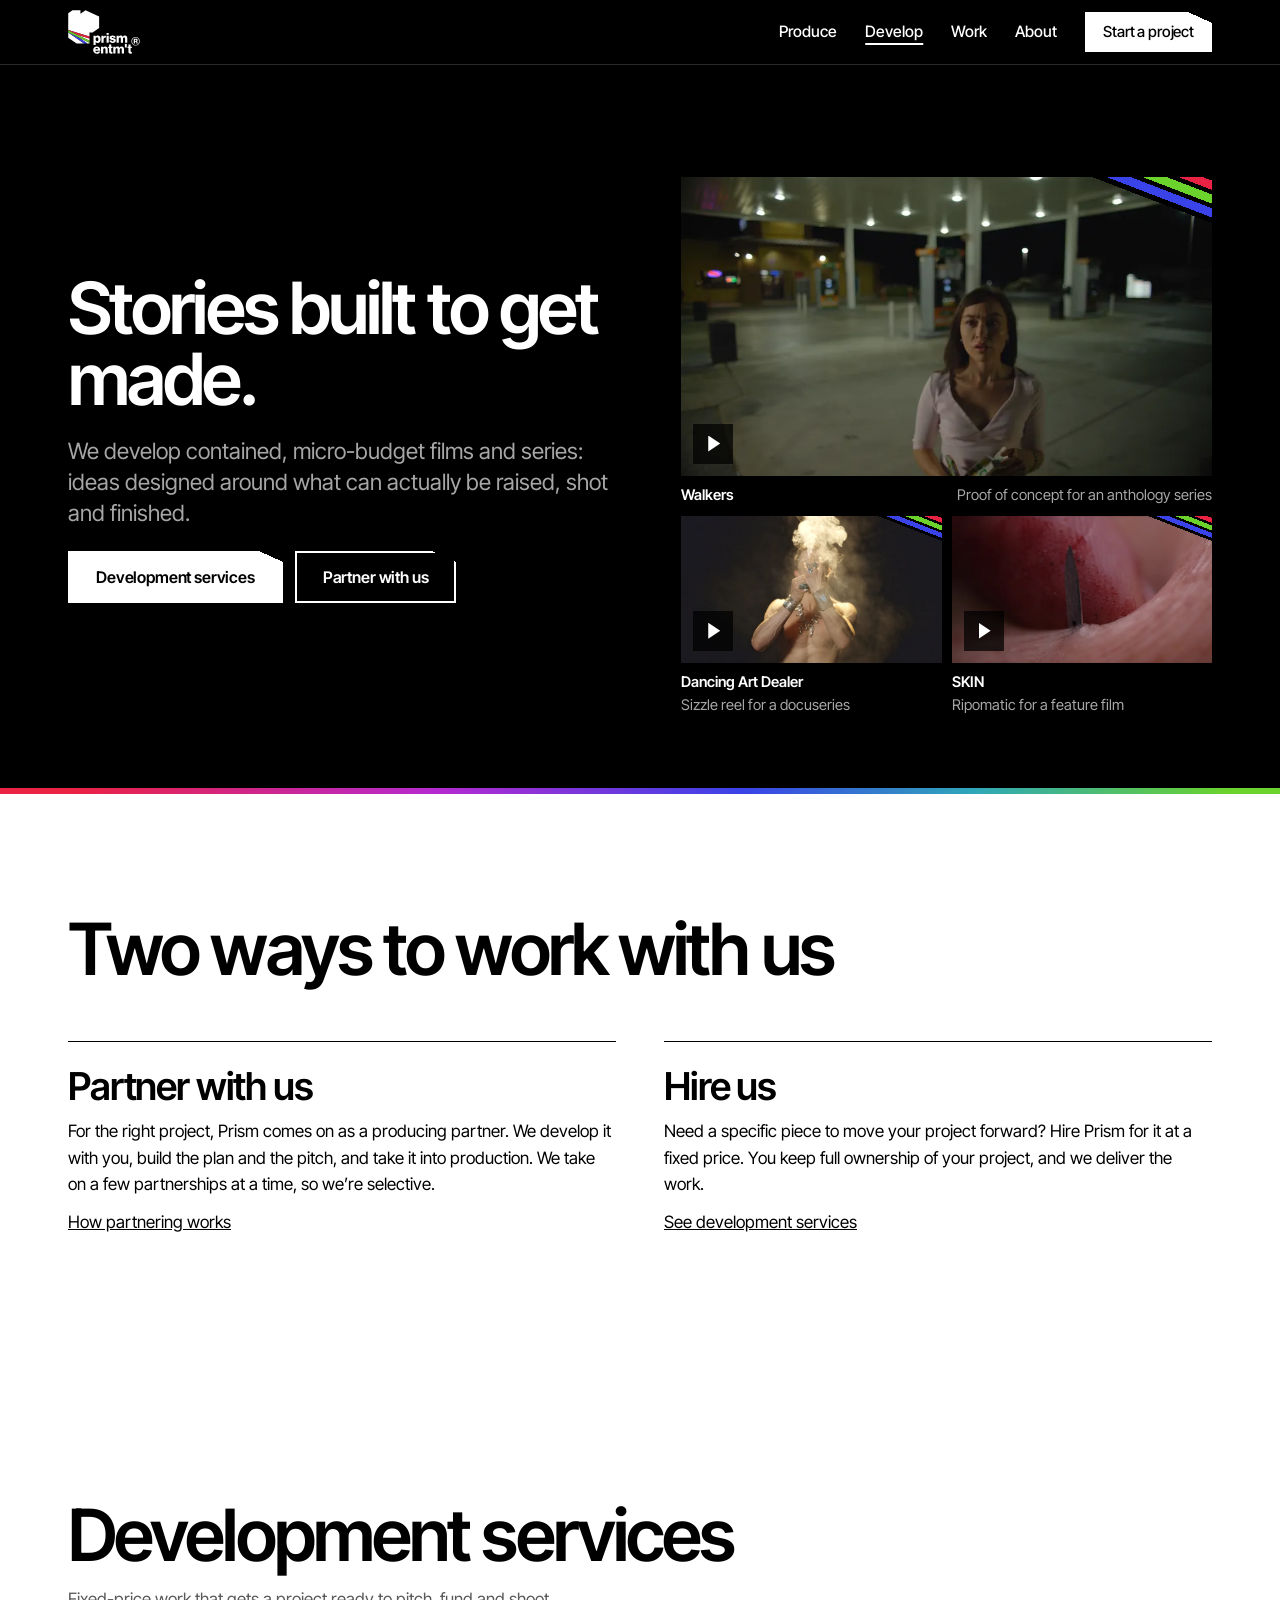
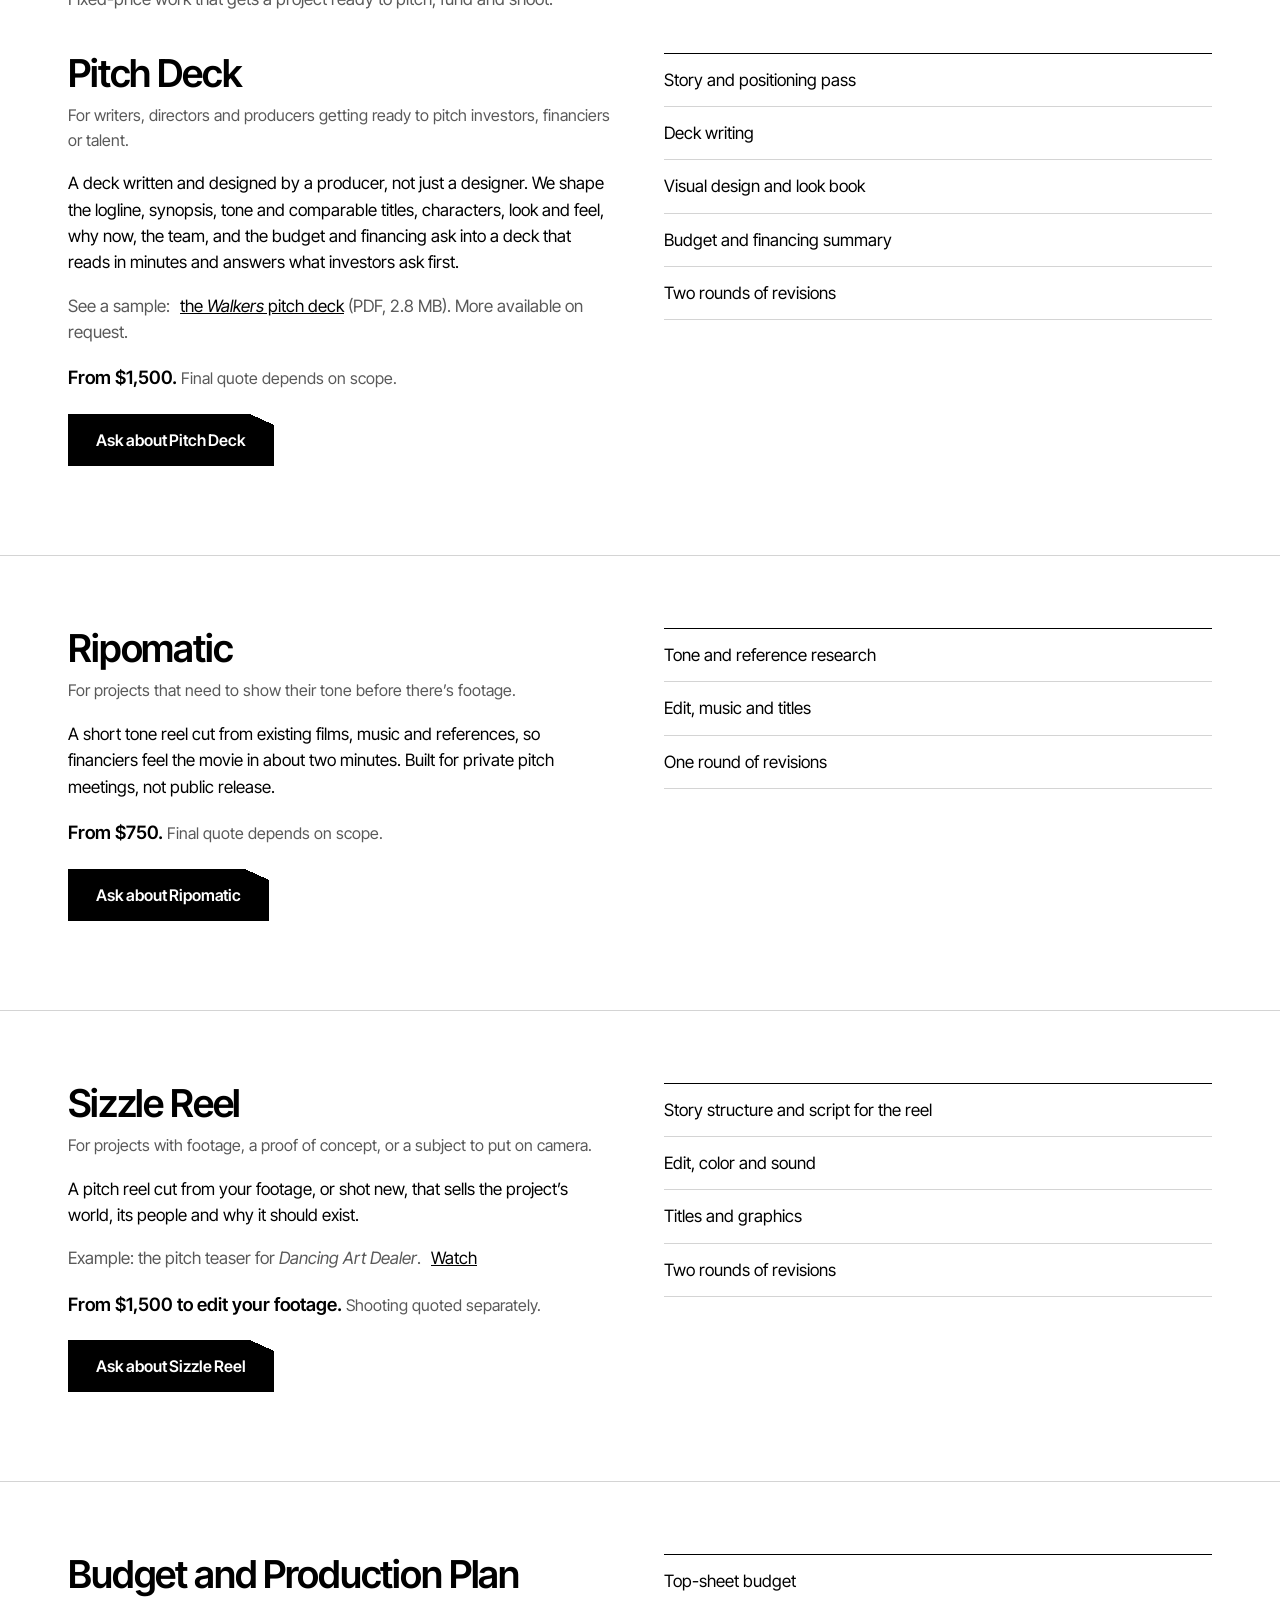
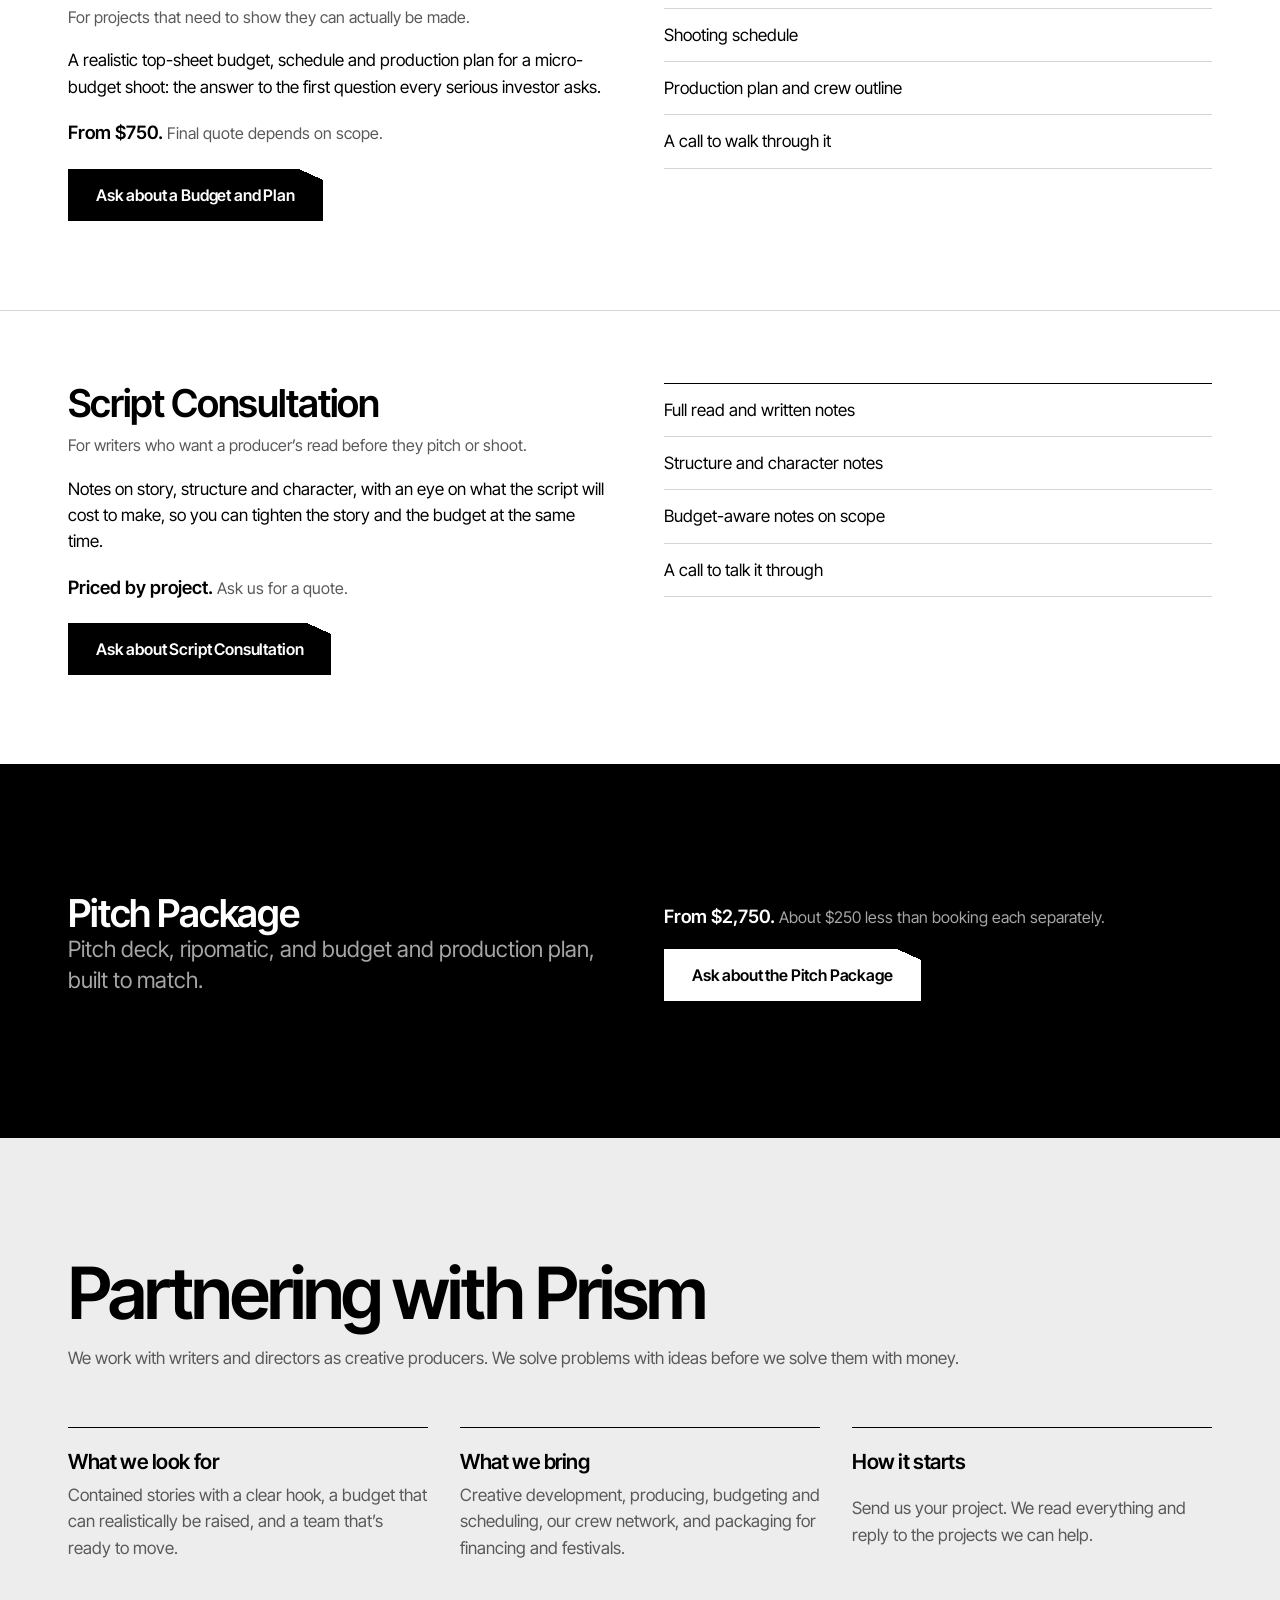
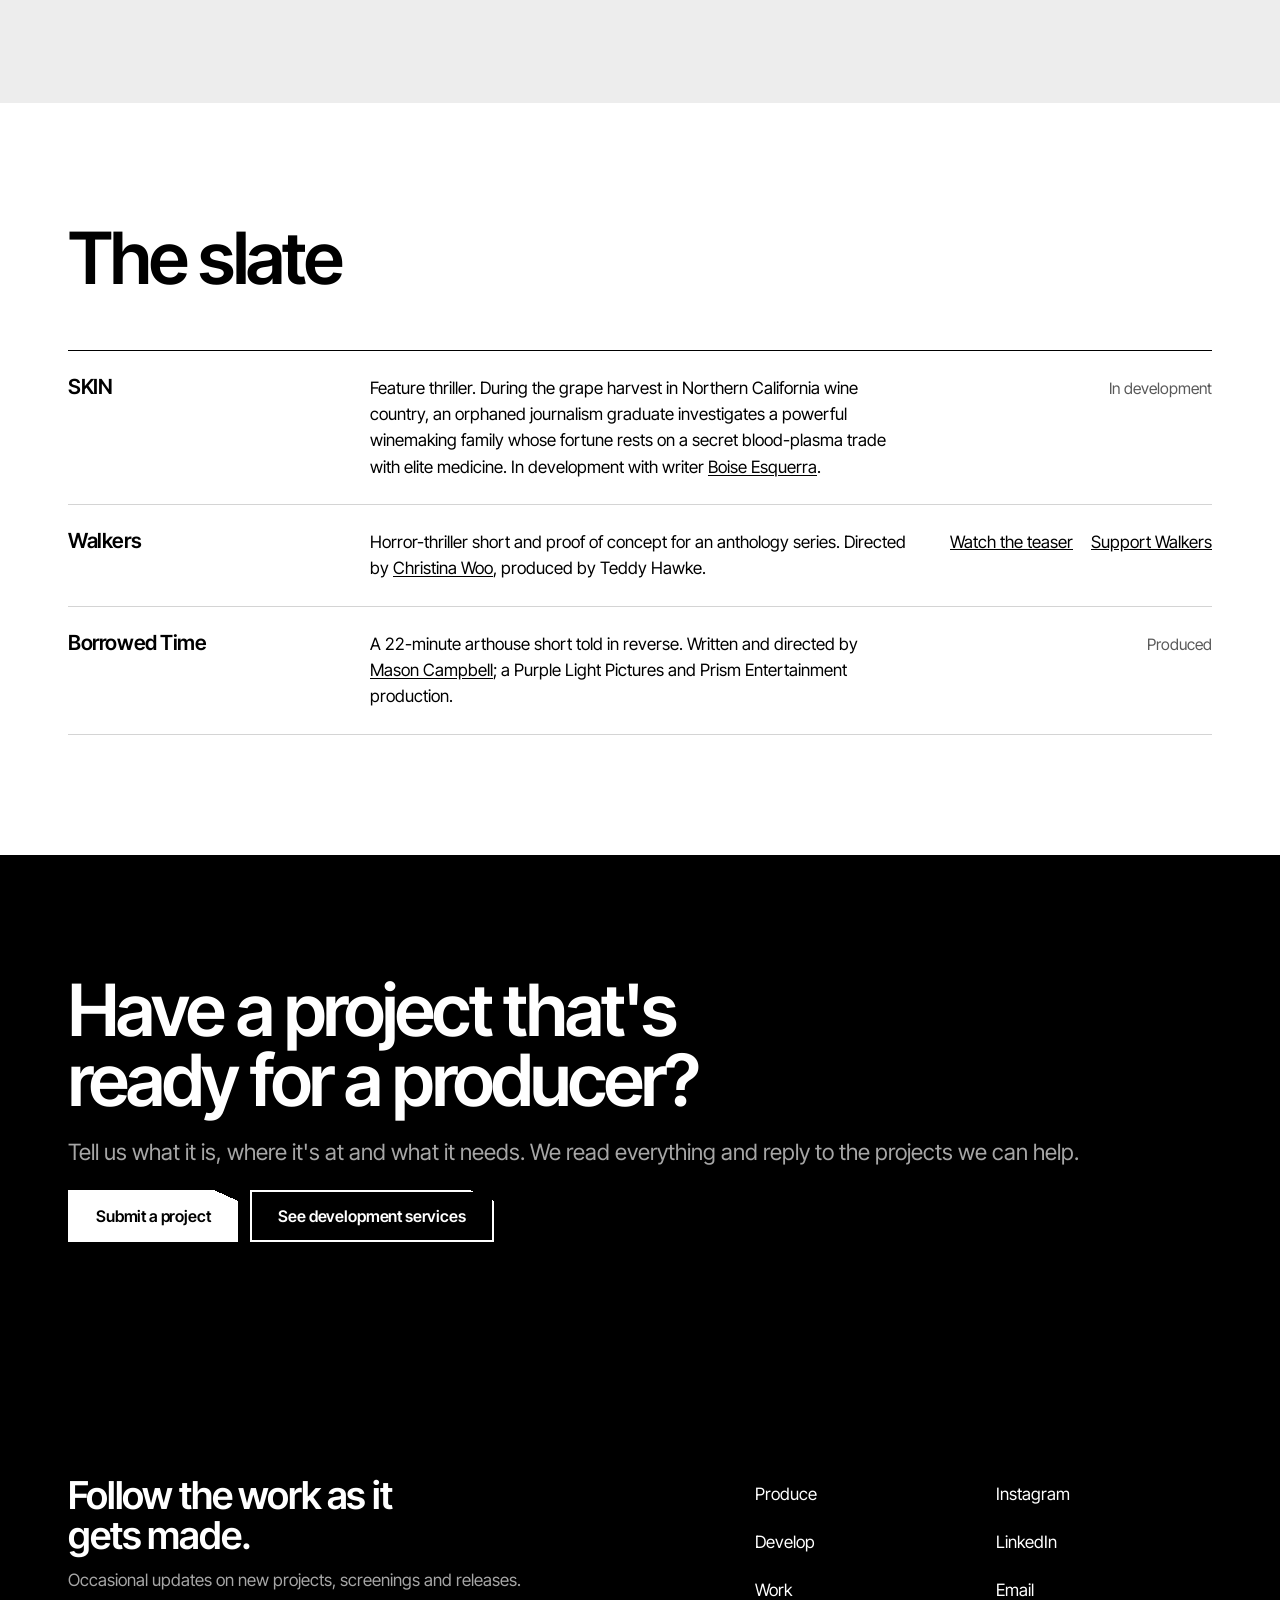
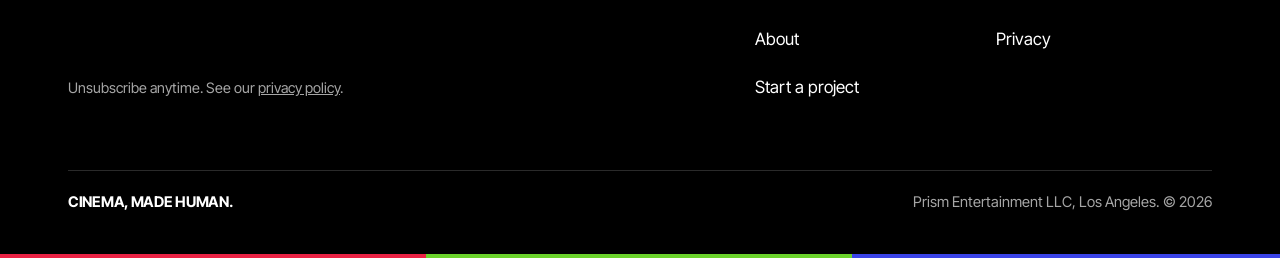
<file: develop.html>
<!doctype html>
<html lang="en">
<head>
<meta charset="utf-8">
<meta name="viewport" content="width=device-width, initial-scale=1, viewport-fit=cover">
<title>Film &amp; TV Development: Pitch Decks, Sizzle Reels | Prism</title>
<meta name="description" content="Hire Prism for pitch decks, ripomatics, sizzle reels, budgets and script consultation, or partner with us to produce your contained film or series.">
<link rel="canonical" href="https://prismentmt.com/develop.html">
<meta name="theme-color" content="#000000">
<meta property="og:site_name" content="Prism Entertainment">
<meta property="og:type" content="website">
<meta property="og:locale" content="en_US">
<meta property="og:title" content="Stories built to get made. | Prism Entertainment">
<meta property="og:description" content="Pitch decks, ripomatics, sizzle reels, budgets and script consultation, or a producing partner for your contained film or series.">
<meta property="og:url" content="https://prismentmt.com/develop.html">
<meta property="og:image" content="https://prismentmt.com/assets/brand/og-image.jpg?v=3">
<meta property="og:image:width" content="1200">
<meta property="og:image:height" content="630">
<meta property="og:image:alt" content="Prism Entertainment logo among frames from its music videos, branded content and films, with red, green and blue tiles">
<meta name="twitter:card" content="summary_large_image">
<meta name="twitter:title" content="Stories built to get made. | Prism Entertainment">
<meta name="twitter:description" content="Pitch decks, ripomatics, sizzle reels, budgets and script consultation, or a producing partner for your contained film or series.">
<meta name="twitter:image" content="https://prismentmt.com/assets/brand/og-image.jpg?v=3">
<script type="application/ld+json">{"@context":"https://schema.org","@graph":[{"@type":"BreadcrumbList","itemListElement":[{"@type":"ListItem","position":1,"name":"Home","item":"https://prismentmt.com/"},{"@type":"ListItem","position":2,"name":"Develop","item":"https://prismentmt.com/develop.html"}]},{"@type":"OfferCatalog","name":"Development services","url":"https://prismentmt.com/develop.html","seller":{"@type":"Organization","@id":"https://prismentmt.com/#org","name":"Prism Entertainment"},"itemListElement":[{"@type":"Offer","itemOffered":{"@type":"Service","name":"Pitch Deck","description":"Pitch deck writing and design for film and TV projects."},"priceSpecification":{"@type":"PriceSpecification","minPrice":1500,"priceCurrency":"USD"}},{"@type":"Offer","itemOffered":{"@type":"Service","name":"Ripomatic","description":"Tone reel cut from references for pitch meetings."},"priceSpecification":{"@type":"PriceSpecification","minPrice":750,"priceCurrency":"USD"}},{"@type":"Offer","itemOffered":{"@type":"Service","name":"Sizzle Reel","description":"Pitch reel cut from your footage or shot new."},"priceSpecification":{"@type":"PriceSpecification","minPrice":1500,"priceCurrency":"USD"}},{"@type":"Offer","itemOffered":{"@type":"Service","name":"Budget and Production Plan","description":"Top-sheet budget, schedule and production plan for a micro-budget shoot."},"priceSpecification":{"@type":"PriceSpecification","minPrice":750,"priceCurrency":"USD"}},{"@type":"Offer","itemOffered":{"@type":"Service","name":"Script Consultation","description":"Producer notes on story, structure, character and scope."}},{"@type":"Offer","itemOffered":{"@type":"Service","name":"Pitch Package","description":"Pitch deck, ripomatic, and budget and production plan."},"priceSpecification":{"@type":"PriceSpecification","minPrice":2750,"priceCurrency":"USD"}}]}]}</script>
<link rel="preconnect" href="https://fonts.googleapis.com">
<link rel="preconnect" href="https://fonts.gstatic.com" crossorigin>
<link href="https://fonts.googleapis.com/css2?family=Inter+Tight:wght@400;500;600;700&display=swap" rel="stylesheet">
<link rel="icon" href="assets/brand/prism-badge.svg" type="image/svg+xml">
<link rel="apple-touch-icon" href="assets/brand/apple-touch-icon.png">
<link rel="stylesheet" href="assets/site.css?v=202610291253">
</head>
<body class="has-thumb-cta">
<a class="skip" href="#main">Skip to content</a>
<header class="site-header on-dark">
  <div class="wrap">
    <a class="logo" href="index.html" aria-label="Prism Entertainment home">
      <img class="logo-img" src="assets/brand/prism-lockup-on-dark.svg" alt="Prism Entertainment" width="66" height="40">
    </a>
    <nav class="nav" aria-label="Main">
      <a href="produce.html">Produce</a><a href="develop.html" aria-current="page">Develop</a><a href="work.html">Work</a><a href="about.html">About</a>
      <a class="btn btn-solid btn-cut" href="start.html">Start a project</a>
    </nav>
    <button class="menu-btn" type="button" aria-expanded="false" aria-controls="menu">Menu</button>
  </div>
</header>
<nav class="menu" id="menu" aria-label="Mobile">
  <a href="index.html">Home</a><a href="produce.html">Produce</a><a href="develop.html" aria-current="page">Develop</a><a href="work.html">Work</a><a href="about.html">About</a><a href="start.html">Start a project</a>
  <div class="menu-foot">Los Angeles<br><a href="mailto:teddy@prismentmt.com">teddy@prismentmt.com</a></div>
</nav>
<main id="main">

<section class="intro on-dark dev-intro">
  <div class="wrap dev-intro-grid">
    <div class="dev-intro-copy">
      <h1 class="h-lg">Stories built to get made.</h1>
      <p class="lede muted">We develop contained, micro-budget films and series: ideas designed around what can actually be raised, shot and finished.</p>
      <p class="hero-actions"><a class="btn btn-solid btn-cut" href="#services">Development services</a> <a class="btn btn-cut" href="#partnering" style="color:#fff">Partner with us</a></p>
    </div>
    <!-- Proof from Prism development work. Each plays in the site's player. -->
    <div class="dev-proof">
      <figure class="dev-proof-item">
        <button class="tile-frame" type="button" data-video="https://www.youtube-nocookie.com/embed/RRduHV5Navg?autoplay=1&amp;rel=0&amp;modestbranding=1&amp;playsinline=1" data-title="Walkers teaser" aria-label="Play the Walkers teaser">
            <span class="light" aria-hidden="true"></span>
            <img src="assets/stills/walkers-gas-station-800.webp" alt="Still from Walkers: a woman alone at a desert gas station at night" width="800" height="555" loading="lazy" decoding="async" style="object-position:60% 50%">
            <span class="tile-play" aria-hidden="true"></span>
          </button>
        <figcaption><span>Walkers</span> <span class="muted">Proof of concept for an anthology series</span></figcaption>
      </figure>
      <figure class="dev-proof-item">
        <button class="tile-frame" type="button" data-video="https://www.youtube-nocookie.com/embed/bN51QS3mofM?autoplay=1&amp;rel=0&amp;modestbranding=1&amp;playsinline=1" data-title="Dancing Art Dealer, pitch teaser" aria-label="Play the Dancing Art Dealer pitch teaser">
            <span class="light" aria-hidden="true"></span>
            <img src="assets/stills/jw-dad-smoke-800.webp" alt="Still from the Dancing Art Dealer pitch teaser: a shirtless man in turquoise jewelry covers his face as smoke rises" width="800" height="450" loading="lazy" decoding="async" style="object-position:55% 35%">
            <span class="tile-play" aria-hidden="true"></span>
          </button>
        <figcaption><span>Dancing Art Dealer</span> <span class="muted">Sizzle reel for a docuseries</span></figcaption>
      </figure>
      <figure class="dev-proof-item">
        <button class="tile-frame" type="button" data-video="https://www.youtube-nocookie.com/embed/_xMs6FWBypQ?autoplay=1&amp;rel=0&amp;modestbranding=1&amp;playsinline=1" data-title="SKIN, concept ripomatic" aria-label="Play the SKIN ripomatic">
            <span class="light" aria-hidden="true"></span>
            <img src="assets/stills/skin-ripomatic.webp" alt="Frame from the SKIN ripomatic: a needle against skin in extreme close-up" width="967" height="403" loading="lazy" decoding="async" style="object-position:45% 50%">
            <span class="tile-play" aria-hidden="true"></span>
          </button>
        <figcaption><span>SKIN</span> <span class="muted">Ripomatic for a feature film</span></figcaption>
      </figure>
    </div>
  </div>
</section>
<div class="intro-band" aria-hidden="true"></div>

<section class="section" aria-labelledby="ways-h">
  <div class="wrap">
    <div class="section-head"><h2 id="ways-h" class="h-lg">Two ways to work with us</h2></div>
    <div class="ways">
      <div class="way">
        <h3 class="h-md">Partner with us</h3>
        <p>For the right project, Prism comes on as a producing partner. We develop it with you, build the plan and the pitch, and take it into production. We take on a few partnerships at a time, so we&#8217;re selective.</p>
        <p><a href="#partnering">How partnering works</a></p>
      </div>
      <div class="way">
        <h3 class="h-md">Hire us</h3>
        <p>Need a specific piece to move your project forward? Hire Prism for it at a fixed price. You keep full ownership of your project, and we deliver the work.</p>
        <p><a href="#services">See development services</a></p>
      </div>
    </div>
  </div>
</section>
<section class="section services-head" id="services" aria-labelledby="services-h">
  <div class="wrap">
    <div class="section-head"><h2 id="services-h" class="h-lg">Development services</h2><p class="muted">Fixed-price work that gets a project ready to pitch, fund and shoot.</p></div>
  </div>
</section>
<section class="service" id="pitch-deck" aria-labelledby="pitch-deck-h">
  <div class="wrap service-grid">
    <div>
      <h3 id="pitch-deck-h" class="h-md">Pitch Deck</h3>
      <p class="for">For writers, directors and producers getting ready to pitch investors, financiers or talent.</p>
      <p style="margin-top:18px">A deck written and designed by a producer, not just a designer. We shape the logline, synopsis, tone and comparable titles, characters, look and feel, why now, the team, and the budget and financing ask into a deck that reads in minutes and answers what investors ask first.</p>
      <p class="proof-line deck-sample">See a sample: <a class="proof-link" href="assets/docs/walkers-pitch-deck.pdf" target="_blank" rel="noopener">the <em>Walkers</em> pitch deck</a> <span class="muted">(PDF, 2.8 MB)</span>. More available on request.</p>
      <p class="price">From $1,500. <span class="muted">Final quote depends on scope.</span></p>
      <p style="margin-top:22px"><a class="btn btn-solid btn-cut" href="start.html?type=development&amp;about=Pitch%20Deck">Ask about Pitch Deck</a></p>
    </div>
    <ul class="includes" aria-label="What's included"><li>Story and positioning pass</li><li>Deck writing</li><li>Visual design and look book</li><li>Budget and financing summary</li><li>Two rounds of revisions</li></ul>
  </div>
</section>
<section class="service" id="ripomatic" aria-labelledby="ripomatic-h">
  <div class="wrap service-grid">
    <div>
      <h3 id="ripomatic-h" class="h-md">Ripomatic</h3>
      <p class="for">For projects that need to show their tone before there&#8217;s footage.</p>
      <p style="margin-top:18px">A short tone reel cut from existing films, music and references, so financiers feel the movie in about two minutes. Built for private pitch meetings, not public release.</p>
      <p class="price">From $750. <span class="muted">Final quote depends on scope.</span></p>
      <p style="margin-top:22px"><a class="btn btn-solid btn-cut" href="start.html?type=development&amp;about=Ripomatic">Ask about Ripomatic</a></p>
    </div>
    <ul class="includes" aria-label="What's included"><li>Tone and reference research</li><li>Edit, music and titles</li><li>One round of revisions</li></ul>
  </div>
</section>
<section class="service" id="sizzle-reel" aria-labelledby="sizzle-reel-h">
  <div class="wrap service-grid">
    <div>
      <h3 id="sizzle-reel-h" class="h-md">Sizzle Reel</h3>
      <p class="for">For projects with footage, a proof of concept, or a subject to put on camera.</p>
      <p style="margin-top:18px">A pitch reel cut from your footage, or shot new, that sells the project&#8217;s world, its people and why it should exist.</p>
      <p class="proof-line">Example: the pitch teaser for <em>Dancing Art Dealer</em>. <button class="text-link proof-link" type="button" data-video="https://www.youtube-nocookie.com/embed/bN51QS3mofM?autoplay=1&amp;rel=0&amp;modestbranding=1&amp;playsinline=1" data-title="Dancing Art Dealer, pitch teaser">Watch</button></p>
      <p class="price">From $1,500 to edit your footage. <span class="muted">Shooting quoted separately.</span></p>
      <p style="margin-top:22px"><a class="btn btn-solid btn-cut" href="start.html?type=development&amp;about=Sizzle%20Reel">Ask about Sizzle Reel</a></p>
    </div>
    <ul class="includes" aria-label="What's included"><li>Story structure and script for the reel</li><li>Edit, color and sound</li><li>Titles and graphics</li><li>Two rounds of revisions</li></ul>
  </div>
</section>
<section class="service" id="budget-plan" aria-labelledby="budget-plan-h">
  <div class="wrap service-grid">
    <div>
      <h3 id="budget-plan-h" class="h-md">Budget and Production Plan</h3>
      <p class="for">For projects that need to show they can actually be made.</p>
      <p style="margin-top:18px">A realistic top-sheet budget, schedule and production plan for a micro-budget shoot: the answer to the first question every serious investor asks.</p>
      <p class="price">From $750. <span class="muted">Final quote depends on scope.</span></p>
      <p style="margin-top:22px"><a class="btn btn-solid btn-cut" href="start.html?type=development&amp;about=Budget%20and%20Production%20Plan">Ask about a Budget and Plan</a></p>
    </div>
    <ul class="includes" aria-label="What's included"><li>Top-sheet budget</li><li>Shooting schedule</li><li>Production plan and crew outline</li><li>A call to walk through it</li></ul>
  </div>
</section>
<section class="service" id="script-consultation" aria-labelledby="script-consultation-h">
  <div class="wrap service-grid">
    <div>
      <h3 id="script-consultation-h" class="h-md">Script Consultation</h3>
      <p class="for">For writers who want a producer&#8217;s read before they pitch or shoot.</p>
      <p style="margin-top:18px">Notes on story, structure and character, with an eye on what the script will cost to make, so you can tighten the story and the budget at the same time.</p>
      <p class="price">Priced by project. <span class="muted">Ask us for a quote.</span></p>
      <p style="margin-top:22px"><a class="btn btn-solid btn-cut" href="start.html?type=development&amp;about=Script%20Consultation">Ask about Script Consultation</a></p>
    </div>
    <ul class="includes" aria-label="What's included"><li>Full read and written notes</li><li>Structure and character notes</li><li>Budget-aware notes on scope</li><li>A call to talk it through</li></ul>
  </div>
</section>
<section class="section on-dark package-band">
  <div class="wrap package">
    <div>
      <h3 class="h-md">Pitch Package</h3>
      <p class="lede muted">Pitch deck, ripomatic, and budget and production plan, built to match.</p>
    </div>
    <div>
      <p class="price">From $2,750. <span class="muted">About $250 less than booking each separately.</span></p>
      <p style="margin-top:18px"><a class="btn btn-solid btn-cut" href="start.html?type=development&amp;about=Pitch%20Package">Ask about the Pitch Package</a></p>
    </div>
  </div>
</section>
<section class="section on-concrete" id="partnering" aria-labelledby="partnering-h">
  <div class="wrap">
    <div class="section-head"><h2 id="partnering-h" class="h-lg">Partnering with Prism</h2><p class="muted">We work with writers and directors as creative producers. We solve problems with ideas before we solve them with money.</p></div>
    <div class="principles">
      <div class="principle"><h3 class="h-sm">What we look for</h3><p>Contained stories with a clear hook, a budget that can realistically be raised, and a team that&#8217;s ready to move.</p></div>
      <div class="principle"><h3 class="h-sm">What we bring</h3><p>Creative development, producing, budgeting and scheduling, our crew network, and packaging for financing and festivals.</p></div>
      <div class="principle"><h3 class="h-sm">How it starts</h3><p>Send us your project. We read everything and reply to the projects we can help.</p></div>
    </div>
  </div>
</section>
<section class="section">
  <div class="wrap">
    <div class="section-head"><h2 class="h-lg">The slate</h2></div>
    <div class="slate">
      <div class="slate-item">
        <h3 class="h-sm">SKIN</h3>
        <p>Feature thriller. During the grape harvest in Northern California wine country, an orphaned journalism graduate investigates a powerful winemaking family whose fortune rests on a secret blood-plasma trade with elite medicine. In development with writer <a href="https://www.imdb.com/name/nm6978546/" target="_blank" rel="noopener">Boise Esquerra</a>.</p>
        <span class="status">In development</span>
      </div>
      <div class="slate-item">
        <h3 class="h-sm">Walkers</h3>
        <p>Horror-thriller short and proof of concept for an anthology series. Directed by <a href="https://www.christinawoofilms.com/" target="_blank" rel="noopener">Christina Woo</a>, produced by Teddy Hawke.</p>
        <span class="slate-links"><button class="text-link" type="button" data-video="https://www.youtube-nocookie.com/embed/RRduHV5Navg?autoplay=1&amp;rel=0&amp;modestbranding=1&amp;playsinline=1" data-title="Walkers teaser">Watch the teaser</button> <a href="https://teddyhawke.github.io/walkers-give/">Support Walkers</a></span>
      </div>
      <div class="slate-item">
        <h3 class="h-sm">Borrowed Time</h3>
        <p>A 22-minute arthouse short told in reverse. Written and directed by <a href="https://www.imdb.com/name/nm11735726/" target="_blank" rel="noopener">Mason Campbell</a>; a Purple Light Pictures and Prism Entertainment production.</p>
        <span class="status">Produced</span>
      </div>
    </div>
  </div>
</section>

<section class="section on-dark cta-band">
  <div class="wrap stack">
    <h2 class="h-lg">Have a project that's ready for a producer?</h2>
    <p class="lede muted">Tell us what it is, where it's at and what it needs. We read everything and reply to the projects we can help.</p>
    <p class="hero-actions"><a class="btn btn-solid btn-cut" href="start.html?type=development&amp;about=Partnership">Submit a project</a> <a class="btn btn-cut" href="#services" style="color:#fff">See development services</a></p>
  </div>
</section>

</main>
<footer class="site-footer on-dark">
  <div class="wrap">
    <div class="foot-grid">
      <div class="signup">
        <h2 class="h-md">Follow the work as it gets made.</h2>
        <p>Occasional updates on new projects, screenings and releases.</p>
        <div class="signup-form"><script async src="https://subscribe-forms.beehiiv.com/v3/loader.js" data-beehiiv-form="e3834a1d-a740-4cca-9f77-6807eabdb687"></script></div>
        <a class="signup-fallback btn btn-solid btn-cut" href="https://walkers-shortfilm.beehiiv.com/" target="_blank" rel="noopener" hidden>Go to newsletter</a>
        <p class="signup-consent">Unsubscribe anytime. See our <a href="privacy.html">privacy policy</a>.</p>
      </div>
      <div class="foot-links">
        <a href="produce.html">Produce</a>
        <a href="https://www.instagram.com/prismentmt">Instagram</a>
        <a href="develop.html">Develop</a>
        <a href="https://www.linkedin.com/company/prism-entertainment-filmtv">LinkedIn</a>
        <a href="work.html">Work</a>
        <a href="mailto:teddy@prismentmt.com">Email</a>
        <a href="about.html">About</a>
        <a href="privacy.html">Privacy</a>
        <a href="start.html">Start a project</a>
      </div>
    </div>
    <div class="foot-base">
      <span class="tagline">Cinema, made human.</span>
      <span>Prism Entertainment LLC, Los Angeles. &copy; <span data-year>2026</span></span>
    </div>
  </div>
</footer>
<div class="light-line" aria-hidden="true"></div>
<div class="thumb-cta"><a class="btn btn-solid btn-cut" href="start.html?type=development">Submit a project</a></div>
<dialog class="player" id="player" aria-label="Video player">
  <button class="player-close" type="button">Close</button>
  <div class="player-frame"></div>
</dialog>
<script src="assets/site.js?v=202610291253" defer></script>
<script data-goatcounter="https://prismentmt.goatcounter.com/count" async src="//gc.zgo.at/count.js"></script>
<script>document.querySelectorAll("[data-year]").forEach(function(e){e.textContent=new Date().getFullYear()});</script>
<script type="text/javascript" async src="https://subscribe-forms.beehiiv.com/attribution.js"></script>
</body>
</html>
</file>
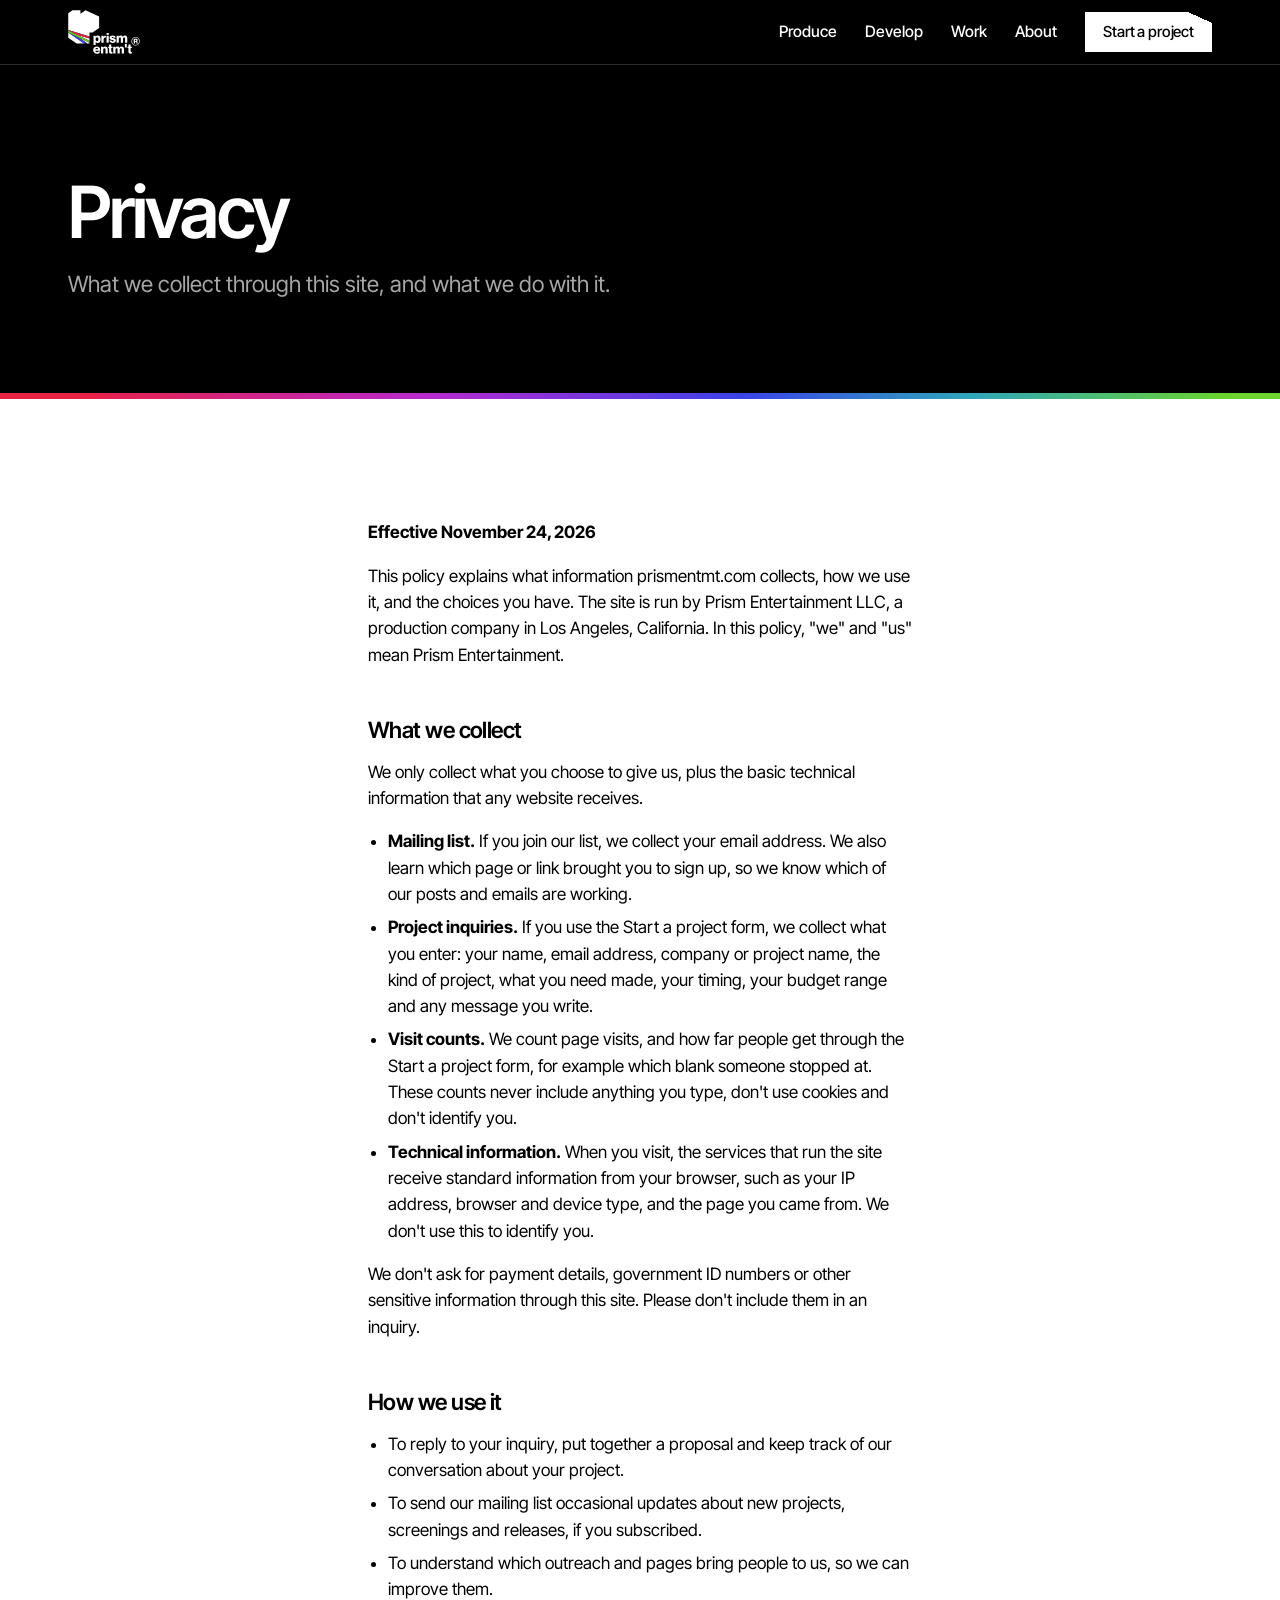
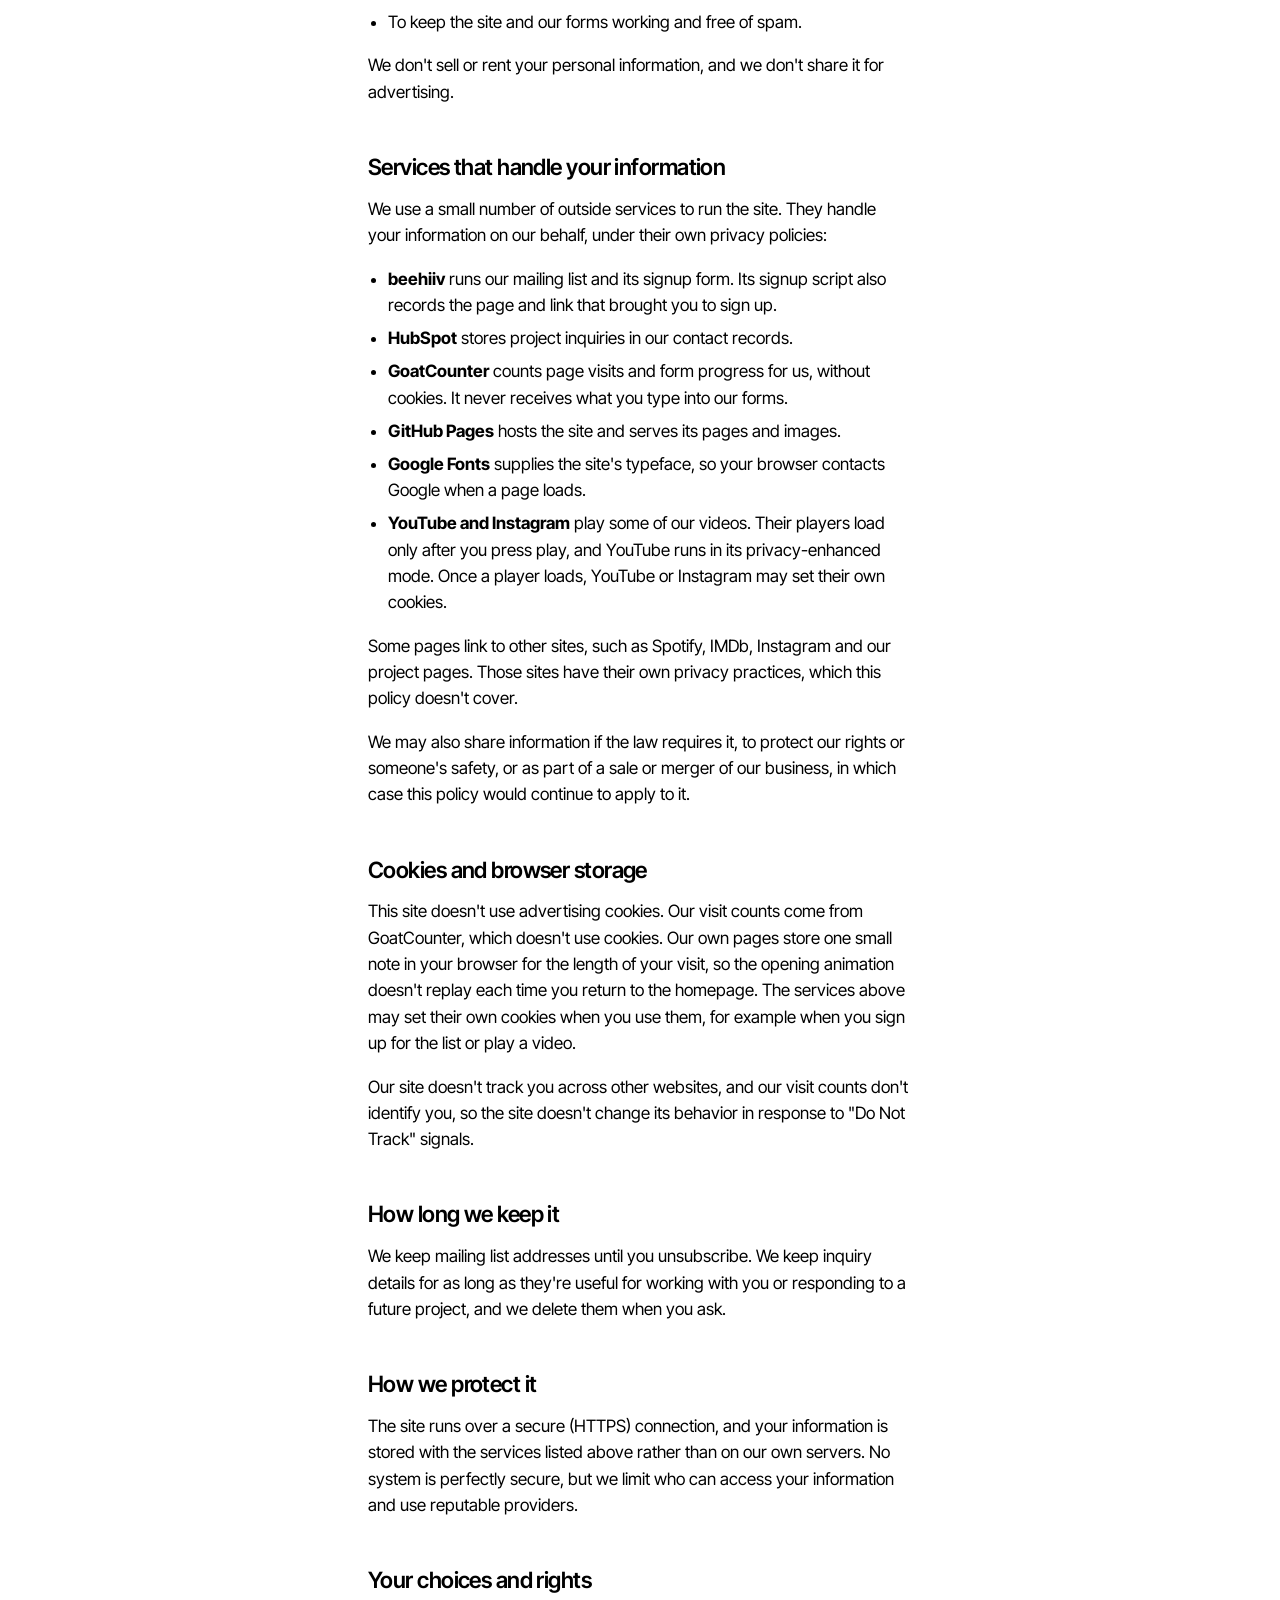
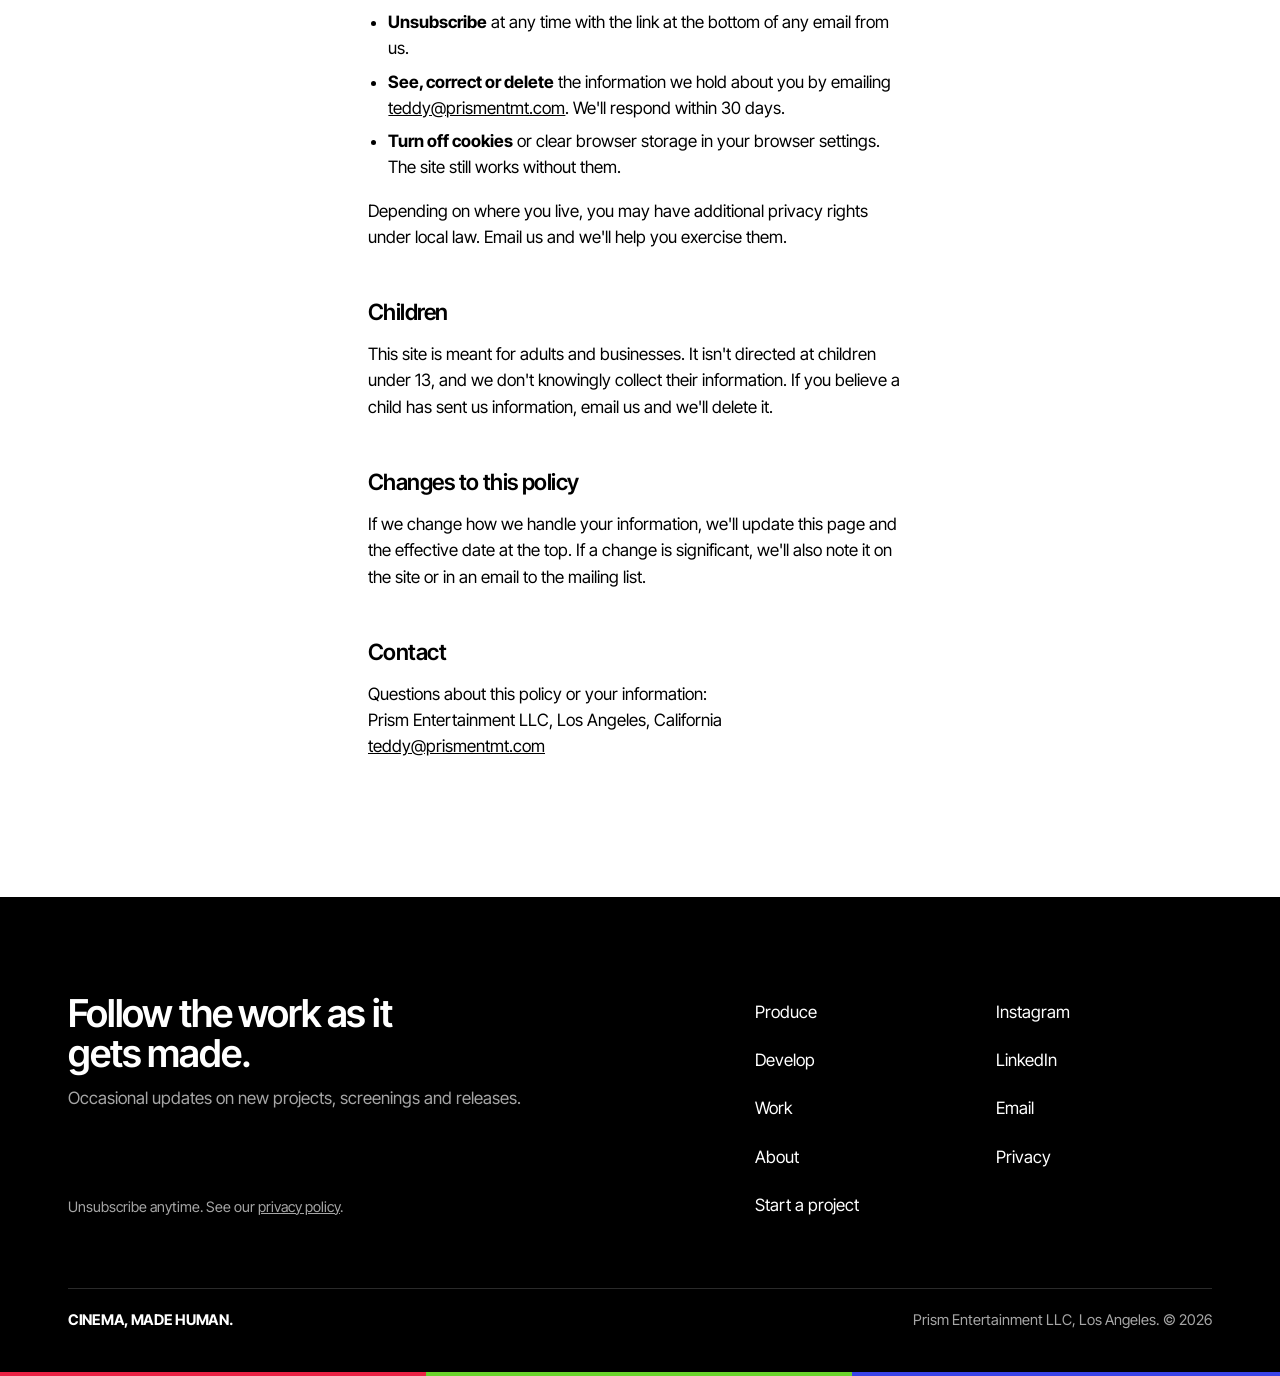
<file: privacy.html>
<!doctype html>
<html lang="en">
<head>
<meta charset="utf-8">
<meta name="viewport" content="width=device-width, initial-scale=1, viewport-fit=cover">
<title>Privacy Policy | Prism Entertainment</title>
<meta name="description" content="How Prism Entertainment collects, uses and protects information submitted through prismentmt.com.">
<link rel="canonical" href="https://prismentmt.com/privacy.html">
<meta name="theme-color" content="#000000">
<meta property="og:site_name" content="Prism Entertainment">
<meta property="og:type" content="website">
<meta property="og:locale" content="en_US">
<meta property="og:title" content="Privacy Policy | Prism Entertainment">
<meta property="og:description" content="How Prism Entertainment collects, uses and protects information submitted through prismentmt.com.">
<meta property="og:url" content="https://prismentmt.com/privacy.html">
<meta property="og:image" content="https://prismentmt.com/assets/brand/og-image.jpg?v=3">
<meta property="og:image:width" content="1200">
<meta property="og:image:height" content="630">
<meta property="og:image:alt" content="Prism Entertainment logo among frames from its music videos, branded content and films">
<meta name="twitter:card" content="summary_large_image">
<meta name="twitter:title" content="Privacy Policy | Prism Entertainment">
<meta name="twitter:description" content="How Prism Entertainment collects, uses and protects information submitted through prismentmt.com.">
<meta name="twitter:image" content="https://prismentmt.com/assets/brand/og-image.jpg?v=3">
<script type="application/ld+json">{"@context":"https://schema.org","@graph":[{"@type":"BreadcrumbList","itemListElement":[{"@type":"ListItem","position":1,"name":"Home","item":"https://prismentmt.com/"},{"@type":"ListItem","position":2,"name":"Privacy","item":"https://prismentmt.com/privacy.html"}]}]}</script>
<link rel="preconnect" href="https://fonts.googleapis.com">
<link rel="preconnect" href="https://fonts.gstatic.com" crossorigin>
<link href="https://fonts.googleapis.com/css2?family=Inter+Tight:wght@400;500;600;700&display=swap" rel="stylesheet">
<link rel="icon" href="assets/brand/prism-badge.svg" type="image/svg+xml">
<link rel="apple-touch-icon" href="assets/brand/apple-touch-icon.png">
<link rel="stylesheet" href="assets/site.css?v=202610291253">
</head>
<body class="has-thumb-cta">
<a class="skip" href="#main">Skip to content</a>
<header class="site-header on-dark">
  <div class="wrap">
    <a class="logo" href="index.html" aria-label="Prism Entertainment home">
      <img class="logo-img" src="assets/brand/prism-lockup-on-dark.svg" alt="Prism Entertainment" width="66" height="40">
    </a>
    <nav class="nav" aria-label="Main">
      <a href="produce.html">Produce</a><a href="develop.html">Develop</a><a href="work.html">Work</a><a href="about.html">About</a>
      <a class="btn btn-solid btn-cut" href="start.html">Start a project</a>
    </nav>
    <button class="menu-btn" type="button" aria-expanded="false" aria-controls="menu">Menu</button>
  </div>
</header>
<nav class="menu" id="menu" aria-label="Mobile">
  <a href="index.html">Home</a><a href="produce.html">Produce</a><a href="develop.html">Develop</a><a href="work.html">Work</a><a href="about.html">About</a><a href="start.html">Start a project</a>
  <div class="menu-foot">Los Angeles<br><a href="mailto:teddy@prismentmt.com">teddy@prismentmt.com</a></div>
</nav>
<main id="main">

<section class="intro on-dark">
  <div class="wrap">
    <h1 class="h-lg">Privacy</h1>
    <p class="lede muted">What we collect through this site, and what we do with it.</p>
  </div>
</section>
<div class="intro-band" aria-hidden="true"></div>
<section class="section">
  <div class="wrap prose">
    <p><strong>Effective November 24, 2026</strong></p>
    <p>This policy explains what information prismentmt.com collects, how we use it, and the choices you have. The site is run by Prism Entertainment LLC, a production company in Los Angeles, California. In this policy, "we" and "us" mean Prism Entertainment.</p>

    <h2>What we collect</h2>
    <p>We only collect what you choose to give us, plus the basic technical information that any website receives.</p>
    <ul>
      <li><strong>Mailing list.</strong> If you join our list, we collect your email address. We also learn which page or link brought you to sign up, so we know which of our posts and emails are working.</li>
      <li><strong>Project inquiries.</strong> If you use the Start a project form, we collect what you enter: your name, email address, company or project name, the kind of project, what you need made, your timing, your budget range and any message you write.</li>
      <li><strong>Visit counts.</strong> We count page visits, and how far people get through the Start a project form, for example which blank someone stopped at. These counts never include anything you type, don't use cookies and don't identify you.</li>
      <li><strong>Technical information.</strong> When you visit, the services that run the site receive standard information from your browser, such as your IP address, browser and device type, and the page you came from. We don't use this to identify you.</li>
    </ul>
    <p>We don't ask for payment details, government ID numbers or other sensitive information through this site. Please don't include them in an inquiry.</p>

    <h2>How we use it</h2>
    <ul>
      <li>To reply to your inquiry, put together a proposal and keep track of our conversation about your project.</li>
      <li>To send our mailing list occasional updates about new projects, screenings and releases, if you subscribed.</li>
      <li>To understand which outreach and pages bring people to us, so we can improve them.</li>
      <li>To keep the site and our forms working and free of spam.</li>
    </ul>
    <p>We don't sell or rent your personal information, and we don't share it for advertising.</p>

    <h2>Services that handle your information</h2>
    <p>We use a small number of outside services to run the site. They handle your information on our behalf, under their own privacy policies:</p>
    <ul>
      <li><strong>beehiiv</strong> runs our mailing list and its signup form. Its signup script also records the page and link that brought you to sign up.</li>
      <li><strong>HubSpot</strong> stores project inquiries in our contact records.</li>
      <li><strong>GoatCounter</strong> counts page visits and form progress for us, without cookies. It never receives what you type into our forms.</li>
      <li><strong>GitHub Pages</strong> hosts the site and serves its pages and images.</li>
      <li><strong>Google Fonts</strong> supplies the site's typeface, so your browser contacts Google when a page loads.</li>
      <li><strong>YouTube and Instagram</strong> play some of our videos. Their players load only after you press play, and YouTube runs in its privacy-enhanced mode. Once a player loads, YouTube or Instagram may set their own cookies.</li>
    </ul>
    <p>Some pages link to other sites, such as Spotify, IMDb, Instagram and our project pages. Those sites have their own privacy practices, which this policy doesn't cover.</p>
    <p>We may also share information if the law requires it, to protect our rights or someone's safety, or as part of a sale or merger of our business, in which case this policy would continue to apply to it.</p>

    <h2>Cookies and browser storage</h2>
    <p>This site doesn't use advertising cookies. Our visit counts come from GoatCounter, which doesn't use cookies. Our own pages store one small note in your browser for the length of your visit, so the opening animation doesn't replay each time you return to the homepage. The services above may set their own cookies when you use them, for example when you sign up for the list or play a video.</p>
    <p>Our site doesn't track you across other websites, and our visit counts don't identify you, so the site doesn't change its behavior in response to "Do Not Track" signals.</p>

    <h2>How long we keep it</h2>
    <p>We keep mailing list addresses until you unsubscribe. We keep inquiry details for as long as they're useful for working with you or responding to a future project, and we delete them when you ask.</p>

    <h2>How we protect it</h2>
    <p>The site runs over a secure (HTTPS) connection, and your information is stored with the services listed above rather than on our own servers. No system is perfectly secure, but we limit who can access your information and use reputable providers.</p>

    <h2>Your choices and rights</h2>
    <ul>
      <li><strong>Unsubscribe</strong> at any time with the link at the bottom of any email from us.</li>
      <li><strong>See, correct or delete</strong> the information we hold about you by emailing <a href="mailto:teddy@prismentmt.com">teddy@prismentmt.com</a>. We'll respond within 30 days.</li>
      <li><strong>Turn off cookies</strong> or clear browser storage in your browser settings. The site still works without them.</li>
    </ul>
    <p>Depending on where you live, you may have additional privacy rights under local law. Email us and we'll help you exercise them.</p>

    <h2>Children</h2>
    <p>This site is meant for adults and businesses. It isn't directed at children under 13, and we don't knowingly collect their information. If you believe a child has sent us information, email us and we'll delete it.</p>

    <h2>Changes to this policy</h2>
    <p>If we change how we handle your information, we'll update this page and the effective date at the top. If a change is significant, we'll also note it on the site or in an email to the mailing list.</p>

    <h2>Contact</h2>
    <p>Questions about this policy or your information:<br>Prism Entertainment LLC, Los Angeles, California<br><a href="mailto:teddy@prismentmt.com">teddy@prismentmt.com</a></p>
  </div>
</section>

</main>
<footer class="site-footer on-dark">
  <div class="wrap">
    <div class="foot-grid">
      <div class="signup">
        <h2 class="h-md">Follow the work as it gets made.</h2>
        <p>Occasional updates on new projects, screenings and releases.</p>
        <div class="signup-form"><script async src="https://subscribe-forms.beehiiv.com/v3/loader.js" data-beehiiv-form="e3834a1d-a740-4cca-9f77-6807eabdb687"></script></div>
        <a class="signup-fallback btn btn-solid btn-cut" href="https://walkers-shortfilm.beehiiv.com/" target="_blank" rel="noopener" hidden>Go to newsletter</a>
        <p class="signup-consent">Unsubscribe anytime. See our <a href="privacy.html">privacy policy</a>.</p>
      </div>
      <div class="foot-links">
        <a href="produce.html">Produce</a>
        <a href="https://www.instagram.com/prismentmt">Instagram</a>
        <a href="develop.html">Develop</a>
        <a href="https://www.linkedin.com/company/prism-entertainment-filmtv">LinkedIn</a>
        <a href="work.html">Work</a>
        <a href="mailto:teddy@prismentmt.com">Email</a>
        <a href="about.html">About</a>
        <a href="privacy.html">Privacy</a>
        <a href="start.html">Start a project</a>
      </div>
    </div>
    <div class="foot-base">
      <span class="tagline">Cinema, made human.</span>
      <span>Prism Entertainment LLC, Los Angeles. &copy; <span data-year>2026</span></span>
    </div>
  </div>
</footer>
<div class="light-line" aria-hidden="true"></div>
<div class="thumb-cta"><a class="btn btn-solid btn-cut" href="start.html">Start a project</a></div>
<dialog class="player" id="player" aria-label="Video player">
  <button class="player-close" type="button">Close</button>
  <div class="player-frame"></div>
</dialog>
<script src="assets/site.js?v=202610291253" defer></script>
<script data-goatcounter="https://prismentmt.goatcounter.com/count" async src="//gc.zgo.at/count.js"></script>
<script>document.querySelectorAll("[data-year]").forEach(function(e){e.textContent=new Date().getFullYear()});</script>
<script type="text/javascript" async src="https://subscribe-forms.beehiiv.com/attribution.js"></script>
</body>
</html>
</file>
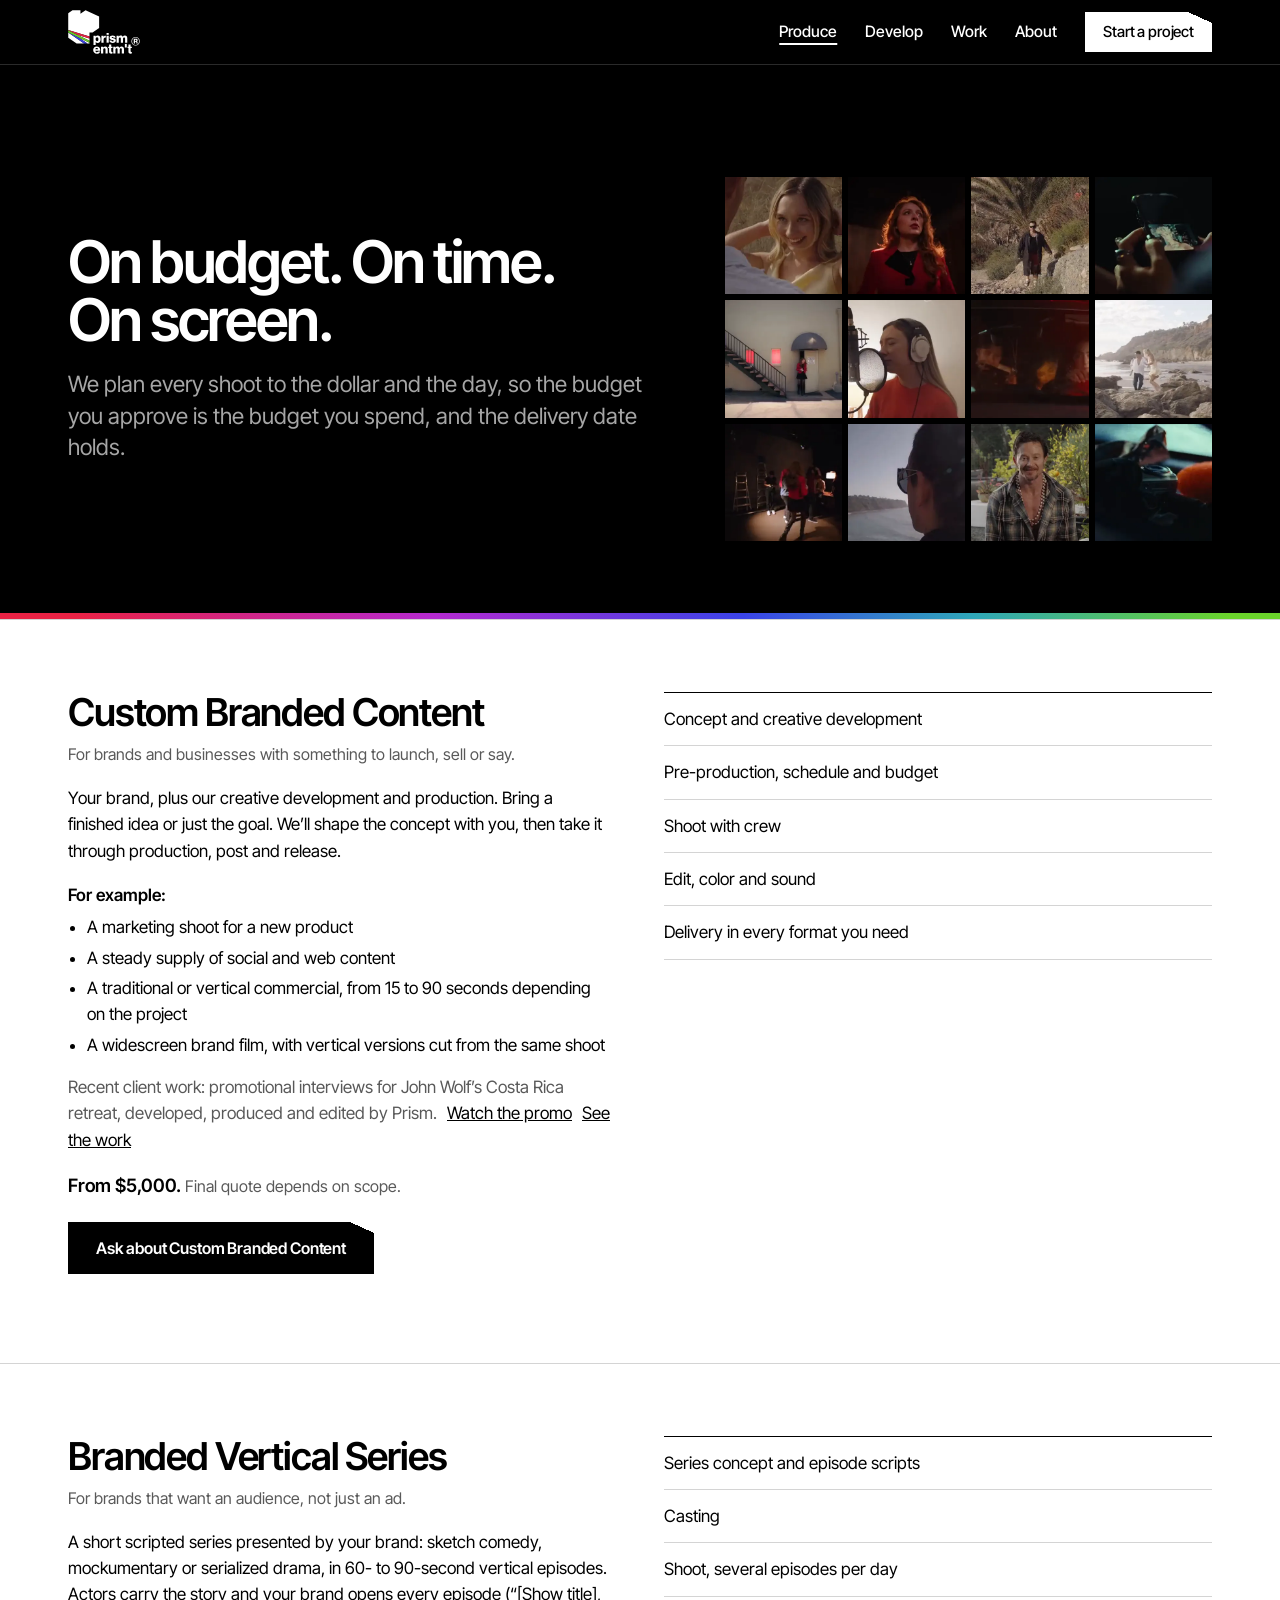
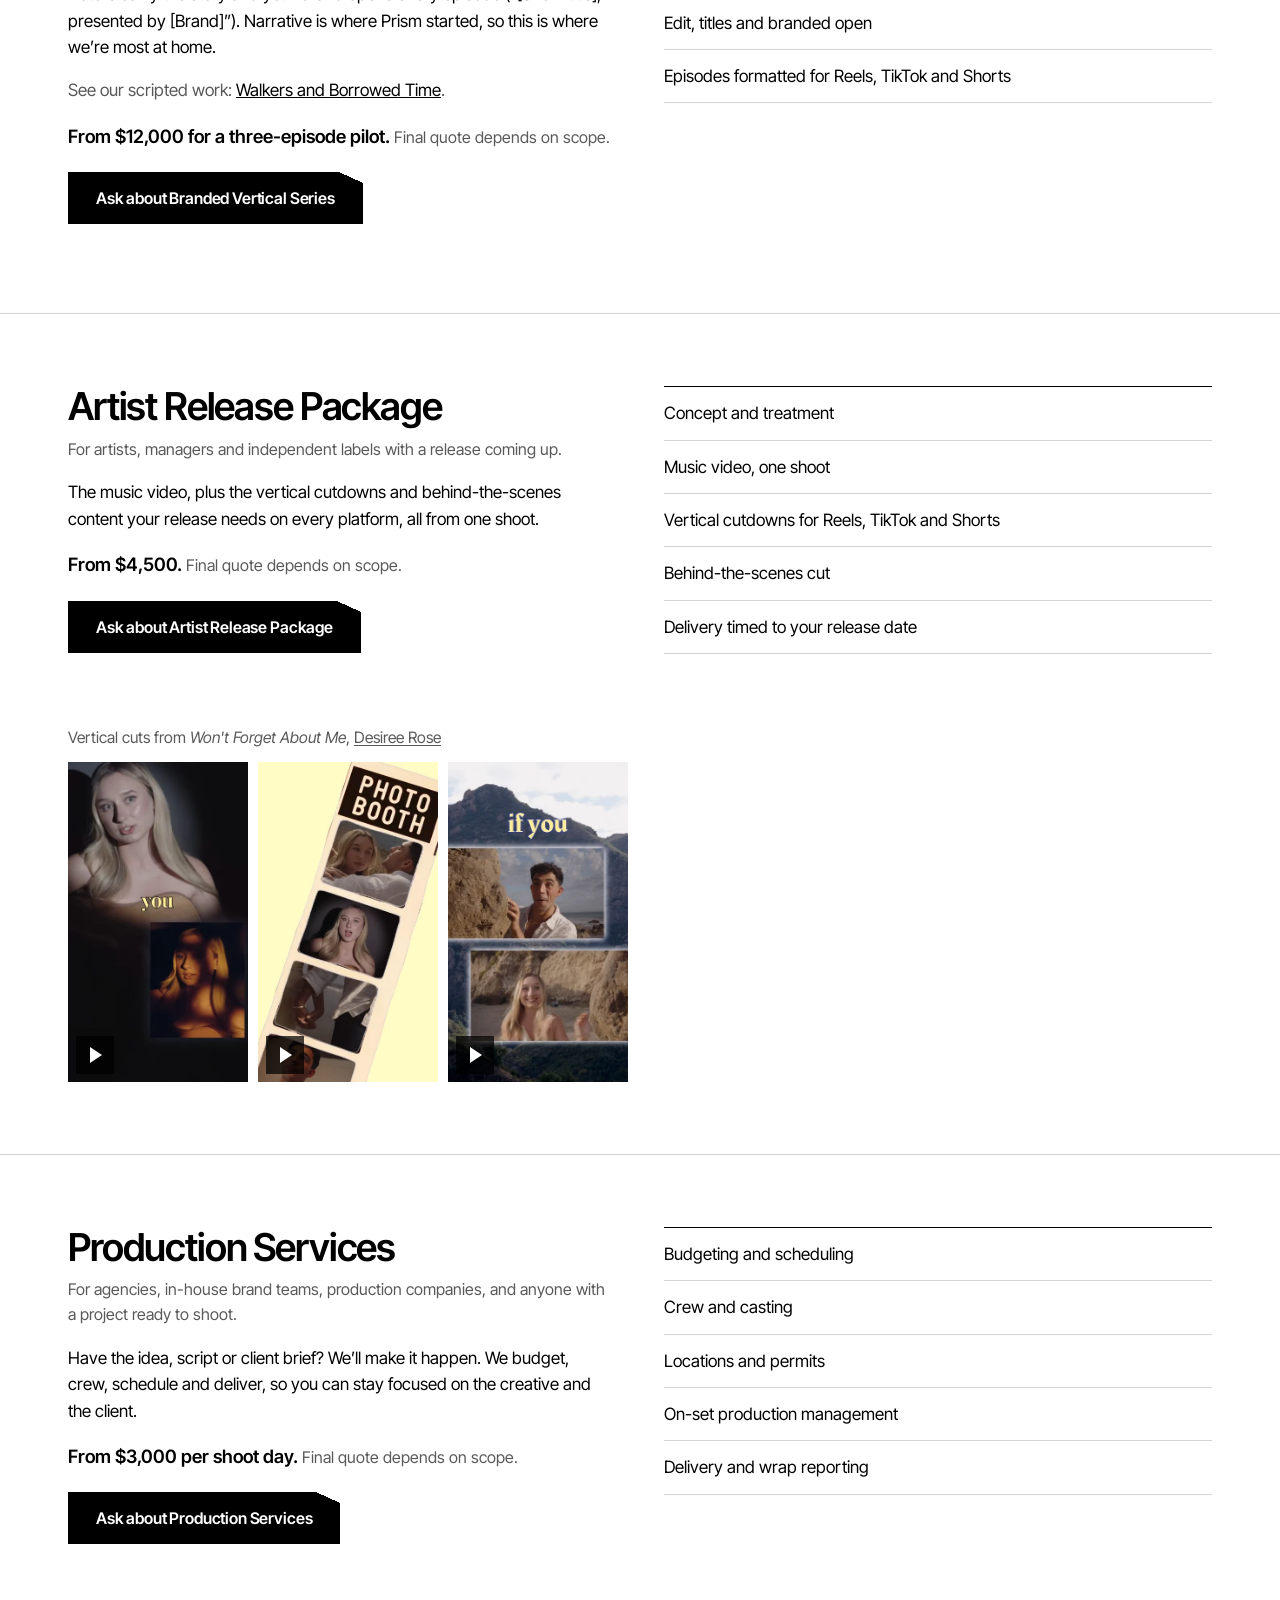
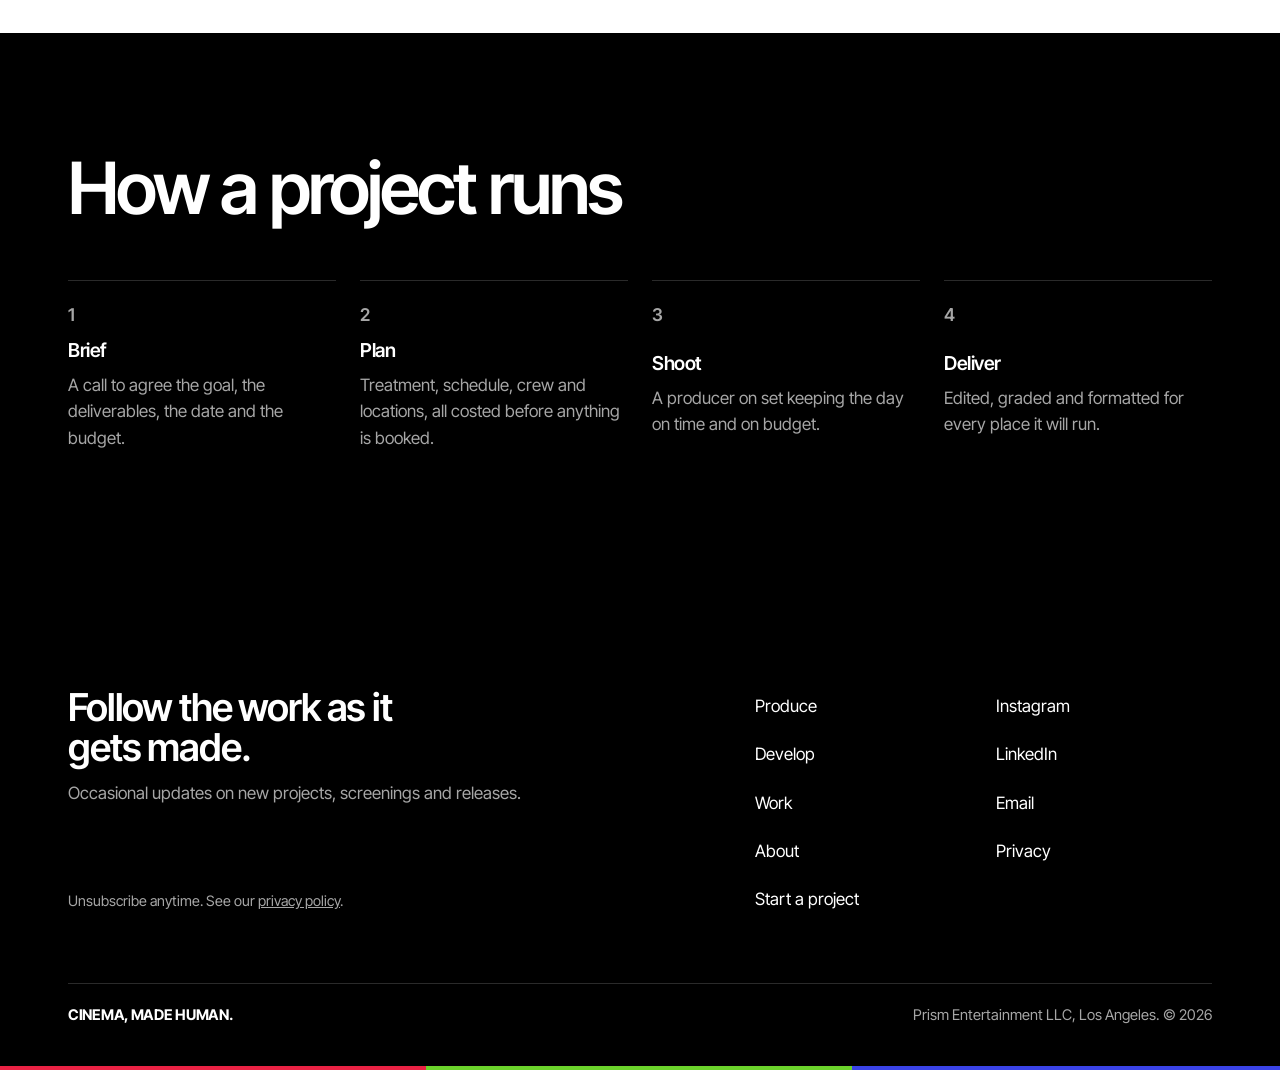
<file: produce.html>
<!doctype html>
<html lang="en">
<head>
<meta charset="utf-8">
<meta name="viewport" content="width=device-width, initial-scale=1, viewport-fit=cover">
<title>Branded Content &amp; Commercial Production in LA | Prism</title>
<meta name="description" content="Custom branded content, commercials, branded vertical series, music videos and production services in Los Angeles. On budget, on time, on screen.">
<link rel="canonical" href="https://prismentmt.com/produce.html">
<meta name="theme-color" content="#000000">
<meta property="og:site_name" content="Prism Entertainment">
<meta property="og:type" content="website">
<meta property="og:locale" content="en_US">
<meta property="og:title" content="On budget. On time. On screen. | Prism Entertainment">
<meta property="og:description" content="Branded content, commercials, vertical series, music videos and production services in Los Angeles, planned to the dollar and the day.">
<meta property="og:url" content="https://prismentmt.com/produce.html">
<meta property="og:image" content="https://prismentmt.com/assets/brand/og-image.jpg?v=3">
<meta property="og:image:width" content="1200">
<meta property="og:image:height" content="630">
<meta property="og:image:alt" content="Prism Entertainment logo among frames from its music videos, branded content and films, with red, green and blue tiles">
<meta name="twitter:card" content="summary_large_image">
<meta name="twitter:title" content="On budget. On time. On screen. | Prism Entertainment">
<meta name="twitter:description" content="Branded content, commercials, vertical series, music videos and production services in Los Angeles, planned to the dollar and the day.">
<meta name="twitter:image" content="https://prismentmt.com/assets/brand/og-image.jpg?v=3">
<script type="application/ld+json">{"@context":"https://schema.org","@graph":[{"@type":"BreadcrumbList","itemListElement":[{"@type":"ListItem","position":1,"name":"Home","item":"https://prismentmt.com/"},{"@type":"ListItem","position":2,"name":"Produce","item":"https://prismentmt.com/produce.html"}]},{"@type":"OfferCatalog","name":"Production services","url":"https://prismentmt.com/produce.html","seller":{"@type":"Organization","@id":"https://prismentmt.com/#org","name":"Prism Entertainment"},"itemListElement":[{"@type":"Offer","itemOffered":{"@type":"Service","name":"Custom Branded Content","description":"Creative development and production of branded content and commercials, from concept to release."},"priceSpecification":{"@type":"PriceSpecification","minPrice":5000,"priceCurrency":"USD"}},{"@type":"Offer","itemOffered":{"@type":"Service","name":"Branded Vertical Series","description":"A short scripted vertical series presented by your brand, 60- to 90-second episodes."},"priceSpecification":{"@type":"PriceSpecification","minPrice":12000,"priceCurrency":"USD"}},{"@type":"Offer","itemOffered":{"@type":"Service","name":"Artist Release Package","description":"Music video plus vertical cutdowns and behind-the-scenes content from one shoot."},"priceSpecification":{"@type":"PriceSpecification","minPrice":4500,"priceCurrency":"USD"}},{"@type":"Offer","itemOffered":{"@type":"Service","name":"Production Services","description":"Budgeting, crew, scheduling and on-set production management for agencies and brands."},"priceSpecification":{"@type":"PriceSpecification","minPrice":3000,"priceCurrency":"USD"}}]}]}</script>
<link rel="preconnect" href="https://fonts.googleapis.com">
<link rel="preconnect" href="https://fonts.gstatic.com" crossorigin>
<link href="https://fonts.googleapis.com/css2?family=Inter+Tight:wght@400;500;600;700&display=swap" rel="stylesheet">
<link rel="icon" href="assets/brand/prism-badge.svg" type="image/svg+xml">
<link rel="apple-touch-icon" href="assets/brand/apple-touch-icon.png">
<link rel="stylesheet" href="assets/site.css?v=202610291253">
</head>
<body class="has-thumb-cta">
<a class="skip" href="#main">Skip to content</a>
<header class="site-header on-dark">
  <div class="wrap">
    <a class="logo" href="index.html" aria-label="Prism Entertainment home">
      <img class="logo-img" src="assets/brand/prism-lockup-on-dark.svg" alt="Prism Entertainment" width="66" height="40">
    </a>
    <nav class="nav" aria-label="Main">
      <a href="produce.html" aria-current="page">Produce</a><a href="develop.html">Develop</a><a href="work.html">Work</a><a href="about.html">About</a>
      <a class="btn btn-solid btn-cut" href="start.html">Start a project</a>
    </nav>
    <button class="menu-btn" type="button" aria-expanded="false" aria-controls="menu">Menu</button>
  </div>
</header>
<nav class="menu" id="menu" aria-label="Mobile">
  <a href="index.html">Home</a><a href="produce.html" aria-current="page">Produce</a><a href="develop.html">Develop</a><a href="work.html">Work</a><a href="about.html">About</a><a href="start.html">Start a project</a>
  <div class="menu-foot">Los Angeles<br><a href="mailto:teddy@prismentmt.com">teddy@prismentmt.com</a></div>
</nav>
<main id="main">

<section class="intro on-dark produce-intro">
  <div class="wrap produce-intro-grid">
    <div class="produce-intro-copy">
      <h1 class="h-lg produce-h"><span class="nowrap-all">On budget.</span> <span class="nowrap-all">On time.</span><br> <span class="nowrap-all">On screen.</span></h1>
      <p class="lede muted">We plan every shoot to the dollar and the day, so the budget you approve is the budget you spend, and the delivery date holds.</p>
    </div>
    <!-- Mosaic: 12 silent 2.6s square loops (360px) from Prism productions, in assets/mosaic/ (name = project + clip number).
         Keep neighbours different in project and shot type; swap in brand work as it arrives. -->
    <a class="mosaic" href="work.html" aria-label="See the work these frames come from">
      <span class="mosaic-tile" style="background-image:url(assets/mosaic/wfam-clip-7.webp)"><video src="assets/mosaic/wfam-clip-7.mp4" poster="assets/mosaic/wfam-clip-7.webp" muted loop playsinline preload="auto"></video></span>
      <span class="mosaic-tile" style="background-image:url(assets/mosaic/bt-clip-6.webp)"><video src="assets/mosaic/bt-clip-6.mp4" poster="assets/mosaic/bt-clip-6.webp" muted loop playsinline preload="auto"></video></span>
      <span class="mosaic-tile" style="background-image:url(assets/mosaic/ib-clip-3.webp)"><video src="assets/mosaic/ib-clip-3.mp4" poster="assets/mosaic/ib-clip-3.webp" muted loop playsinline preload="auto"></video></span>
      <span class="mosaic-tile" style="background-image:url(assets/mosaic/wlkrs-clip-3.webp)"><video src="assets/mosaic/wlkrs-clip-3.mp4" poster="assets/mosaic/wlkrs-clip-3.webp" muted loop playsinline preload="auto"></video></span>
      <span class="mosaic-tile" style="background-image:url(assets/mosaic/bt-clip-4.webp)"><video src="assets/mosaic/bt-clip-4.mp4" poster="assets/mosaic/bt-clip-4.webp" muted loop playsinline preload="auto"></video></span>
      <span class="mosaic-tile" style="background-image:url(assets/mosaic/wfam-clip-2.webp)"><video src="assets/mosaic/wfam-clip-2.mp4" poster="assets/mosaic/wfam-clip-2.webp" muted loop playsinline preload="auto"></video></span>
      <span class="mosaic-tile" style="background-image:url(assets/mosaic/wlkrs-clip-6.webp)"><video src="assets/mosaic/wlkrs-clip-6.mp4" poster="assets/mosaic/wlkrs-clip-6.webp" muted loop playsinline preload="auto"></video></span>
      <span class="mosaic-tile" style="background-image:url(assets/mosaic/wfam-clip-6.webp)"><video src="assets/mosaic/wfam-clip-6.mp4" poster="assets/mosaic/wfam-clip-6.webp" muted loop playsinline preload="auto"></video></span>
      <span class="mosaic-tile" style="background-image:url(assets/mosaic/bt-clip-2.webp)"><video src="assets/mosaic/bt-clip-2.mp4" poster="assets/mosaic/bt-clip-2.webp" muted loop playsinline preload="auto"></video></span>
      <span class="mosaic-tile" style="background-image:url(assets/mosaic/ib-clip-2.webp)"><video src="assets/mosaic/ib-clip-2.mp4" poster="assets/mosaic/ib-clip-2.webp" muted loop playsinline preload="auto"></video></span>
      <span class="mosaic-tile" style="background-image:url(assets/mosaic/jw-clip-1.webp)"><video src="assets/mosaic/jw-clip-1.mp4" poster="assets/mosaic/jw-clip-1.webp" muted loop playsinline preload="auto"></video></span>
      <span class="mosaic-tile" style="background-image:url(assets/mosaic/wlkrs-clip-1.webp)"><video src="assets/mosaic/wlkrs-clip-1.mp4" poster="assets/mosaic/wlkrs-clip-1.webp" muted loop playsinline preload="auto"></video></span>
    </a>
  </div>
</section>
<div class="intro-band" aria-hidden="true"></div>

<section class="service" id="custom-branded-content" aria-labelledby="custom-branded-content-h">
  <div class="wrap service-grid">
    <div>
      <h2 id="custom-branded-content-h" class="h-md">Custom Branded Content</h2>
      <p class="for">For brands and businesses with something to launch, sell or say.</p>
      <p style="margin-top:18px">Your brand, plus our creative development and production. Bring a finished idea or just the goal. We&#8217;ll shape the concept with you, then take it through production, post and release.</p>
      <p class="examples-label">For example:</p>
      <ul class="examples">
        <li>A marketing shoot for a new product</li>
        <li>A steady supply of social and web content</li>
        <li>A traditional or vertical commercial, from 15 to 90 seconds depending on the project</li>
        <li>A widescreen brand film, with vertical versions cut from the same shoot</li>
      </ul>
      <p class="proof-line">Recent client work: promotional interviews for John Wolf&#8217;s Costa Rica retreat, developed, produced and edited by Prism. <button class="text-link proof-link" type="button" data-video="https://www.youtube-nocookie.com/embed/nJtvqaCMsAY?autoplay=1&amp;rel=0&amp;modestbranding=1&amp;playsinline=1" data-title="John Wolf, retreat promo">Watch the promo</button> <a class="proof-link" href="work.html#brand">See the work</a></p>
      <p class="price">From $5,000. <span class="muted">Final quote depends on scope.</span></p>
      <p style="margin-top:22px"><a class="btn btn-solid btn-cut" href="start.html?type=brand&amp;about=Custom%20Branded%20Content">Ask about Custom Branded Content</a></p>
    </div>
    <ul class="includes" aria-label="What's included"><li>Concept and creative development</li><li>Pre-production, schedule and budget</li><li>Shoot with crew</li><li>Edit, color and sound</li><li>Delivery in every format you need</li></ul>
  </div>
</section>
<section class="service" id="branded-vertical-series" aria-labelledby="branded-vertical-series-h">
  <div class="wrap service-grid">
    <div>
      <h2 id="branded-vertical-series-h" class="h-md">Branded Vertical Series</h2>
      <p class="for">For brands that want an audience, not just an ad.</p>
      <p style="margin-top:18px">A short scripted series presented by your brand: sketch comedy, mockumentary or serialized drama, in 60- to 90-second vertical episodes. Actors carry the story and your brand opens every episode (&#8220;[Show title], presented by [Brand]&#8221;). Narrative is where Prism started, so this is where we&#8217;re most at home.</p>
      <p class="proof-line">See our scripted work: <a href="work.html#narrative">Walkers and Borrowed Time</a>.</p>
      <p class="price">From $12,000 for a three-episode pilot. <span class="muted">Final quote depends on scope.</span></p>
      <p style="margin-top:22px"><a class="btn btn-solid btn-cut" href="start.html?type=brand&amp;about=Branded%20Vertical%20Series">Ask about Branded Vertical Series</a></p>
    </div>
    <ul class="includes" aria-label="What's included"><li>Series concept and episode scripts</li><li>Casting</li><li>Shoot, several episodes per day</li><li>Edit, titles and branded open</li><li>Episodes formatted for Reels, TikTok and Shorts</li></ul>
  </div>
</section>
<section class="service" id="artist-release" aria-labelledby="artist-release-h">
  <div class="wrap service-grid">
    <div>
      <h2 id="artist-release-h" class="h-md">Artist Release Package</h2>
      <p class="for">For artists, managers and independent labels with a release coming up.</p>
      <p style="margin-top:18px">The music video, plus the vertical cutdowns and behind-the-scenes content your release needs on every platform, all from one shoot.</p>
      <p class="price">From $4,500. <span class="muted">Final quote depends on scope.</span></p>
      <p style="margin-top:22px"><a class="btn btn-solid btn-cut" href="start.html?type=music&amp;about=Artist%20Release%20Package">Ask about Artist Release Package</a></p>
    </div>
    <ul class="includes" aria-label="What's included"><li>Concept and treatment</li><li>Music video, one shoot</li><li>Vertical cutdowns for Reels, TikTok and Shorts</li><li>Behind-the-scenes cut</li><li>Delivery timed to your release date</li></ul>
    <div class="verticals-wrap">
      <p class="verticals-label">Vertical cuts from <em>Won't Forget About Me</em>, <a href="https://open.spotify.com/artist/6PtAGsm8OCXcw0I0sku1vT" target="_blank" rel="noopener">Desiree Rose</a></p>
      <div class="verticals">
      <button class="tile-frame vertical" type="button" data-video="https://www.youtube-nocookie.com/embed/V3yPUJN8428?autoplay=1&amp;rel=0&amp;modestbranding=1&amp;playsinline=1" data-vertical="true" data-title="Won't Forget About Me, vertical cut one" aria-label="Play vertical cut one from Won't Forget About Me">
        <img src="assets/stills/promo-wfam-cut1.webp?v=202610281441" alt="Won’t Forget About Me vertical cut: Desiree Rose with a guitar" width="418" height="668" loading="lazy" decoding="async">
        <span class="tile-play" aria-hidden="true"></span>
      </button>
      <button class="tile-frame vertical" type="button" data-video="https://www.youtube-nocookie.com/embed/PrU_GViy9as?autoplay=1&amp;rel=0&amp;modestbranding=1&amp;playsinline=1" data-vertical="true" data-title="Won't Forget About Me, vertical cut two" aria-label="Play vertical cut two from Won't Forget About Me">
        <img src="assets/stills/promo-wfam-cut2.webp?v=202610281441" alt="Won’t Forget About Me vertical cut: photo booth strip" width="418" height="668" loading="lazy" decoding="async">
        <span class="tile-play" aria-hidden="true"></span>
      </button>
      <button class="tile-frame vertical" type="button" data-video="https://www.youtube-nocookie.com/embed/wuFvSMK1H1c?autoplay=1&amp;rel=0&amp;modestbranding=1&amp;playsinline=1" data-vertical="true" data-title="Won't Forget About Me, vertical cut three" aria-label="Play vertical cut three from Won't Forget About Me">
        <img src="assets/stills/promo-wfam-cut3.webp?v=202610281441" alt="Won’t Forget About Me vertical cut: couple on a beach" width="418" height="668" loading="lazy" decoding="async">
        <span class="tile-play" aria-hidden="true"></span>
      </button>
      </div>
    </div>
  </div>
</section>
<section class="service" id="production-services" aria-labelledby="production-services-h">
  <div class="wrap service-grid">
    <div>
      <h2 id="production-services-h" class="h-md">Production Services</h2>
      <p class="for">For agencies, in-house brand teams, production companies, and anyone with a project ready to shoot.</p>
      <p style="margin-top:18px">Have the idea, script or client brief? We&#8217;ll make it happen. We budget, crew, schedule and deliver, so you can stay focused on the creative and the client.</p>
      <p class="price">From $3,000 per shoot day. <span class="muted">Final quote depends on scope.</span></p>
      <p style="margin-top:22px"><a class="btn btn-solid btn-cut" href="start.html?type=services&amp;about=Production%20Services">Ask about Production Services</a></p>
    </div>
    <ul class="includes" aria-label="What's included"><li>Budgeting and scheduling</li><li>Crew and casting</li><li>Locations and permits</li><li>On-set production management</li><li>Delivery and wrap reporting</li></ul>
  </div>
</section>
<section class="section on-dark">
  <div class="wrap">
    <div class="section-head"><h2 class="h-lg">How a project runs</h2></div>
    <ol class="steps">
      <li><div><h3>Brief</h3><p>A call to agree the goal, the deliverables, the date and the budget.</p></div></li>
      <li><div><h3>Plan</h3><p>Treatment, schedule, crew and locations, all costed before anything is booked.</p></div></li>
      <li><div><h3>Shoot</h3><p>A producer on set keeping the day on time and on budget.</p></div></li>
      <li><div><h3>Deliver</h3><p>Edited, graded and formatted for every place it will run.</p></div></li>
    </ol>
  </div>
</section>

</main>
<footer class="site-footer on-dark">
  <div class="wrap">
    <div class="foot-grid">
      <div class="signup">
        <h2 class="h-md">Follow the work as it gets made.</h2>
        <p>Occasional updates on new projects, screenings and releases.</p>
        <div class="signup-form"><script async src="https://subscribe-forms.beehiiv.com/v3/loader.js" data-beehiiv-form="e3834a1d-a740-4cca-9f77-6807eabdb687"></script></div>
        <a class="signup-fallback btn btn-solid btn-cut" href="https://walkers-shortfilm.beehiiv.com/" target="_blank" rel="noopener" hidden>Go to newsletter</a>
        <p class="signup-consent">Unsubscribe anytime. See our <a href="privacy.html">privacy policy</a>.</p>
      </div>
      <div class="foot-links">
        <a href="produce.html">Produce</a>
        <a href="https://www.instagram.com/prismentmt">Instagram</a>
        <a href="develop.html">Develop</a>
        <a href="https://www.linkedin.com/company/prism-entertainment-filmtv">LinkedIn</a>
        <a href="work.html">Work</a>
        <a href="mailto:teddy@prismentmt.com">Email</a>
        <a href="about.html">About</a>
        <a href="privacy.html">Privacy</a>
        <a href="start.html">Start a project</a>
      </div>
    </div>
    <div class="foot-base">
      <span class="tagline">Cinema, made human.</span>
      <span>Prism Entertainment LLC, Los Angeles. &copy; <span data-year>2026</span></span>
    </div>
  </div>
</footer>
<div class="light-line" aria-hidden="true"></div>
<div class="thumb-cta"><a class="btn btn-solid btn-cut" href="start.html">Start a project</a></div>
<dialog class="player" id="player" aria-label="Video player">
  <button class="player-close" type="button">Close</button>
  <div class="player-frame"></div>
</dialog>
<script src="assets/site.js?v=202610291253" defer></script>
<script data-goatcounter="https://prismentmt.goatcounter.com/count" async src="//gc.zgo.at/count.js"></script>
<script>document.querySelectorAll("[data-year]").forEach(function(e){e.textContent=new Date().getFullYear()});</script>
<script type="text/javascript" async src="https://subscribe-forms.beehiiv.com/attribution.js"></script>
</body>
</html>
</file>
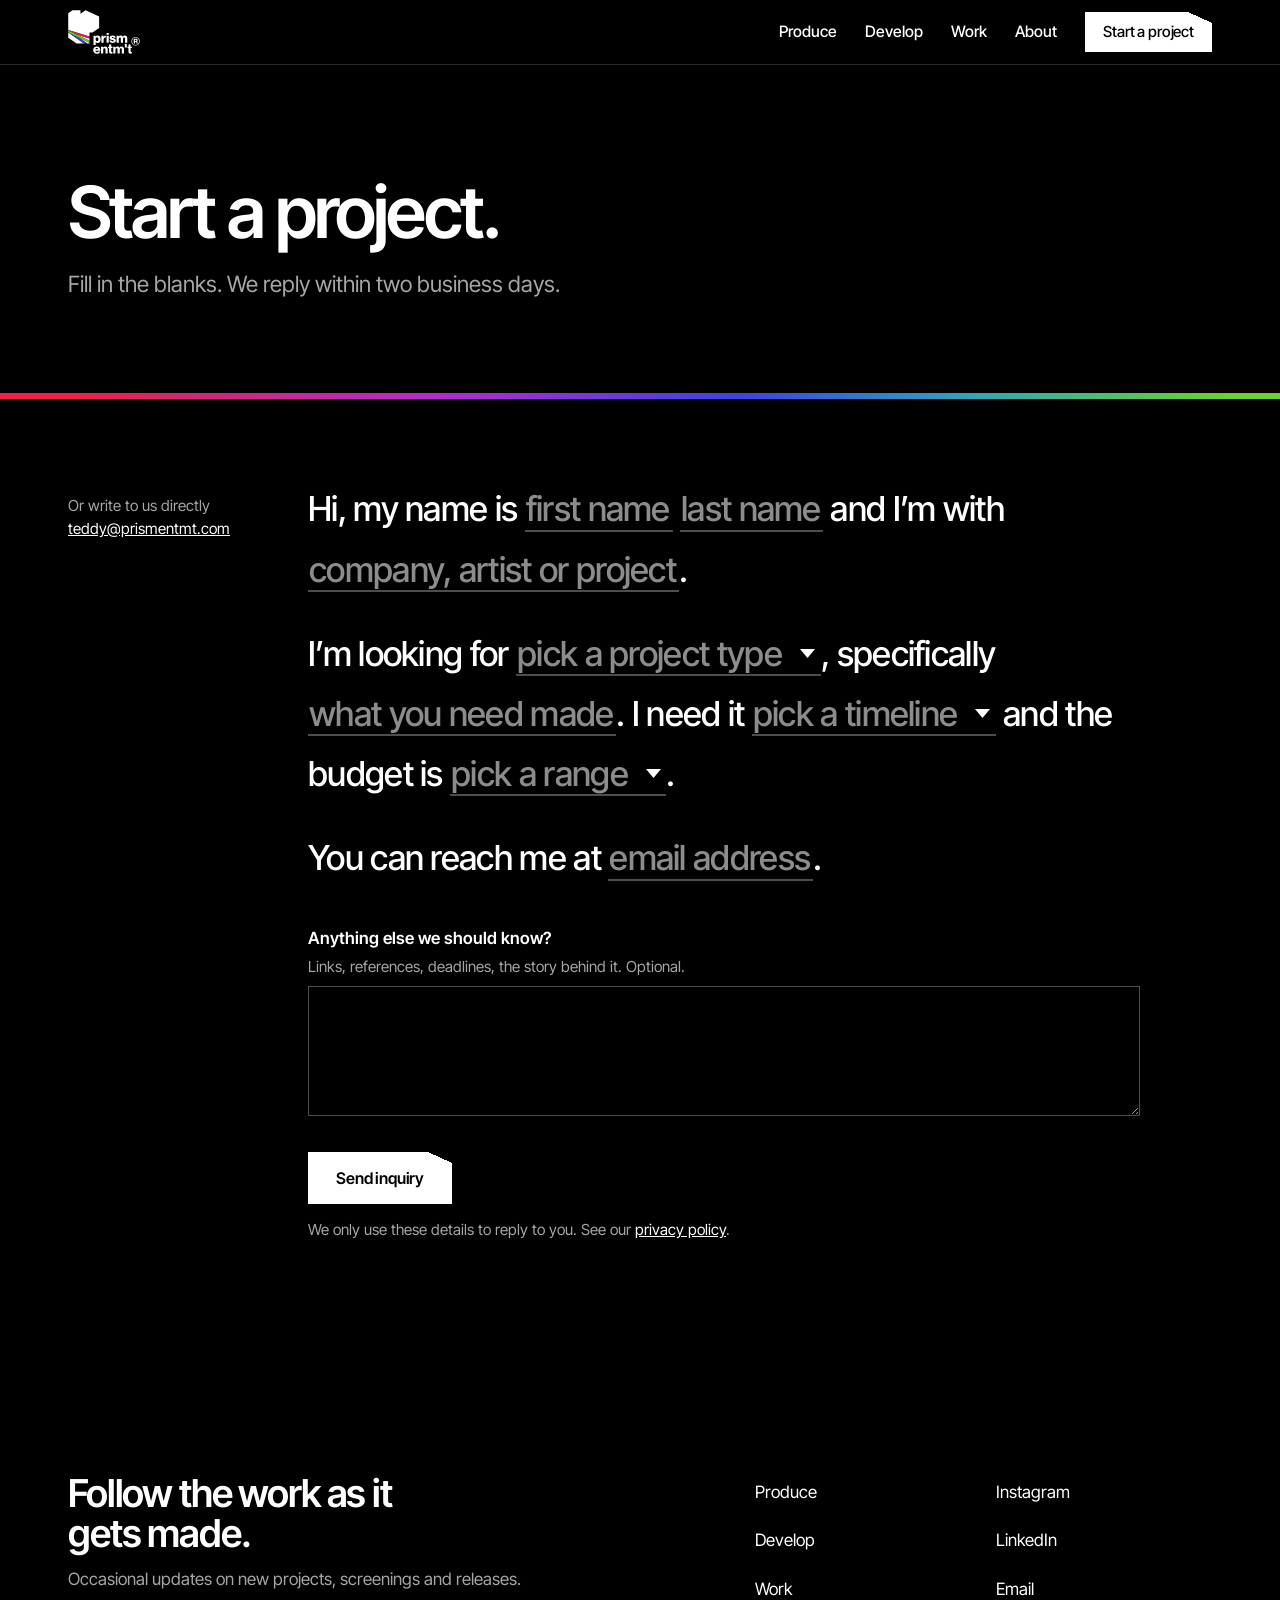
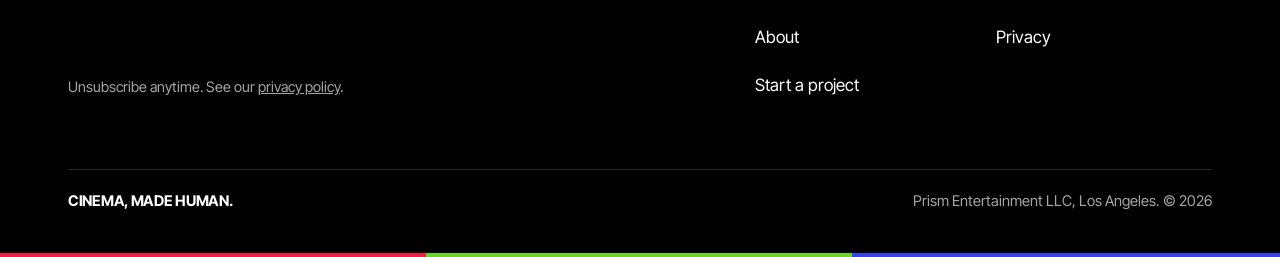
<file: start.html>
<!doctype html>
<html lang="en">
<head>
<meta charset="utf-8">
<meta name="viewport" content="width=device-width, initial-scale=1, viewport-fit=cover">
<title>Start a Project | Prism Entertainment, Los Angeles</title>
<meta name="description" content="Tell us about your branded content, commercial, music video or film project, with your budget and timing, and we&#8217;ll reply within two business days.">
<link rel="canonical" href="https://prismentmt.com/start.html">
<meta name="theme-color" content="#000000">
<meta property="og:site_name" content="Prism Entertainment">
<meta property="og:type" content="website">
<meta property="og:locale" content="en_US">
<meta property="og:title" content="Start a project with Prism Entertainment">
<meta property="og:description" content="Tell us what you’re making, your budget and your timing. We reply within two business days.">
<meta property="og:url" content="https://prismentmt.com/start.html">
<meta property="og:image" content="https://prismentmt.com/assets/brand/og-image.jpg?v=3">
<meta property="og:image:width" content="1200">
<meta property="og:image:height" content="630">
<meta property="og:image:alt" content="Prism Entertainment logo among frames from its music videos, branded content and films, with red, green and blue tiles">
<meta name="twitter:card" content="summary_large_image">
<meta name="twitter:title" content="Start a project with Prism Entertainment">
<meta name="twitter:description" content="Tell us what you’re making, your budget and your timing. We reply within two business days.">
<meta name="twitter:image" content="https://prismentmt.com/assets/brand/og-image.jpg?v=3">
<script type="application/ld+json">{"@context":"https://schema.org","@graph":[{"@type":"BreadcrumbList","itemListElement":[{"@type":"ListItem","position":1,"name":"Home","item":"https://prismentmt.com/"},{"@type":"ListItem","position":2,"name":"Start a project","item":"https://prismentmt.com/start.html"}]}]}</script>
<link rel="preconnect" href="https://fonts.googleapis.com">
<link rel="preconnect" href="https://fonts.gstatic.com" crossorigin>
<link href="https://fonts.googleapis.com/css2?family=Inter+Tight:wght@400;500;600;700&display=swap" rel="stylesheet">
<link rel="icon" href="assets/brand/prism-badge.svg" type="image/svg+xml">
<link rel="apple-touch-icon" href="assets/brand/apple-touch-icon.png">
<link rel="stylesheet" href="assets/site.css?v=202611242330">
</head>
<body class="">
<a class="skip" href="#main">Skip to content</a>
<header class="site-header on-dark">
  <div class="wrap">
    <a class="logo" href="index.html" aria-label="Prism Entertainment home">
      <img class="logo-img" src="assets/brand/prism-lockup-on-dark.svg" alt="Prism Entertainment" width="66" height="40">
    </a>
    <nav class="nav" aria-label="Main">
      <a href="produce.html">Produce</a><a href="develop.html">Develop</a><a href="work.html">Work</a><a href="about.html">About</a>
      <a class="btn btn-solid btn-cut" href="start.html">Start a project</a>
    </nav>
    <button class="menu-btn" type="button" aria-expanded="false" aria-controls="menu">Menu</button>
  </div>
</header>
<nav class="menu" id="menu" aria-label="Mobile">
  <a href="index.html">Home</a><a href="produce.html">Produce</a><a href="develop.html">Develop</a><a href="work.html">Work</a><a href="about.html">About</a><a href="start.html" aria-current="page">Start a project</a>
  <div class="menu-foot">Los Angeles<br><a href="mailto:teddy@prismentmt.com">teddy@prismentmt.com</a></div>
</nav>
<main id="main">

<section class="intro on-dark">
  <div class="wrap">
    <h1 class="h-lg">Start a project.</h1>
    <p class="lede muted">Fill in the blanks. We reply within two business days.</p>
  </div>
</section>
<div class="intro-band" aria-hidden="true"></div>
<section class="section on-dark start-section">
  <div class="wrap start-grid">
    <aside class="start-aside">
      <p class="muted">Or write to us directly</p>
      <p><a href="mailto:teddy@prismentmt.com">teddy@prismentmt.com</a></p>
    </aside>
    <div>
    <form class="form madlib-form" id="inquiry" novalidate data-endpoint="https://api.hsforms.com/submissions/v3/integration/submit/247829040/0a9617ae-748a-4ebd-85f6-429ed199c731">
      <div class="madlib">
        <p>Hi, my name is
        <input class="blank" id="f-first" name="firstname" placeholder="first name" aria-label="First name" autocomplete="given-name" aria-describedby="e-first" style="--accent: var(--red)">
        <input class="blank" id="f-last" name="lastname" placeholder="last name" aria-label="Last name" autocomplete="family-name" style="--accent: var(--red)">
        and I&rsquo;m with
        <span class="nw"><input class="blank" id="f-company" name="company" placeholder="company, artist or project" data-short="company or artist" aria-label="Company, artist or project name" autocomplete="organization" style="--accent: var(--green)">.</span></p>
        <p>I&rsquo;m looking for
        <span class="nw"><select class="blank" id="f-type" name="project_type" aria-label="What kind of project?" aria-describedby="type-error" style="--accent: var(--blue)">
          <option value="">pick a project type</option>
          <option value="brand">commercial or branded content</option>
          <option value="music">music video or release content</option>
          <option value="services">production services</option>
          <option value="development">help developing a film or TV project</option>
          <option value="other">something else</option>
        </select>,</span>
        specifically
        <span class="nw"><input class="blank" id="f-deliverables" name="deliverables" placeholder="what you need made" aria-label="What do you need made?" style="--accent: var(--red)">.</span>
        <span class="nw">I need it</span>
        <select class="blank" id="f-timing" name="timing" aria-label="When do you need it?" style="--accent: var(--green)">
          <option value="">pick a timeline</option>
          <option value="Within 4 weeks">within 4 weeks</option>
          <option value="1 to 3 months">in 1 to 3 months</option>
          <option value="3 months or more">in 3 months or more</option>
          <option value="Flexible">on a flexible timeline</option>
        </select>
        and the budget is
        <span class="nw"><select class="blank" id="f-budget" name="budget_range" aria-label="Budget range" style="--accent: var(--blue)">
          <option value="">pick a range</option>
          <option value="Under $5,000">under $5,000</option>
          <option value="$5,000 to $15,000">$5,000 to $15,000</option>
          <option value="$15,000 to $50,000">$15,000 to $50,000</option>
          <option value="$50,000 or more">$50,000 or more</option>
          <option value="Not sure yet">not set yet</option>
        </select>.</span></p>
        <p>You can reach me at
        <span class="nw"><input class="blank" id="f-email" name="email" type="email" placeholder="email address" aria-label="Email" autocomplete="email" inputmode="email" aria-describedby="e-email" style="--accent: var(--red)">.</span></p>
      </div>
      <div class="madlib-errors">
        <p class="error" id="e-first" hidden></p>
        <p class="error" id="type-error" hidden></p>
        <p class="error" id="e-email" hidden></p>
      </div>
      <div class="field">
        <label for="f-notes">Anything else we should know?</label>
        <p class="hint" id="h-notes">Links, references, deadlines, the story behind it. Optional.</p>
        <textarea class="textarea" id="f-notes" name="message" aria-describedby="h-notes"></textarea>
      </div>
      <div class="trap" aria-hidden="true"><label for="f-website">Leave this empty</label><input id="f-website" name="website" tabindex="-1" autocomplete="off"></div>
      <div>
        <button class="btn btn-solid btn-cut" type="submit">Send inquiry</button>
        <p class="error" id="send-error" hidden style="margin-top:12px">Your inquiry didn't send. Check your connection and try again, or email teddy@prismentmt.com.</p>
        <p class="form-note" style="margin-top:14px">We only use these details to reply to you. See our <a href="privacy.html">privacy policy</a>.</p>
      </div>
    </form>
    <div class="form-done" id="form-done" tabindex="-1" hidden>
      <h2 class="visually-hidden">Inquiry sent</h2>
      <p class="done-line"><span class="done-hit">You&rsquo;re in good hands.</span> <span class="done-rest">We&rsquo;ve got your inquiry and will be in touch shortly.</span></p>
      <p class="form-note done-note">Urgent? Email <a href="mailto:teddy@prismentmt.com">teddy@prismentmt.com</a>.</p>
    </div>
    </div>
  </div>
</section>

</main>
<footer class="site-footer on-dark">
  <div class="wrap">
    <div class="foot-grid">
      <div class="signup">
        <h2 class="h-md">Follow the work as it gets made.</h2>
        <p>Occasional updates on new projects, screenings and releases.</p>
        <div class="signup-form"><script async src="https://subscribe-forms.beehiiv.com/v3/loader.js" data-beehiiv-form="e3834a1d-a740-4cca-9f77-6807eabdb687"></script></div>
        <a class="signup-fallback btn btn-solid btn-cut" href="https://walkers-shortfilm.beehiiv.com/" target="_blank" rel="noopener" hidden>Go to newsletter</a>
        <p class="signup-consent">Unsubscribe anytime. See our <a href="privacy.html">privacy policy</a>.</p>
      </div>
      <div class="foot-links">
        <a href="produce.html">Produce</a>
        <a href="https://www.instagram.com/prismentmt">Instagram</a>
        <a href="develop.html">Develop</a>
        <a href="https://www.linkedin.com/company/prism-entertainment-filmtv">LinkedIn</a>
        <a href="work.html">Work</a>
        <a href="mailto:teddy@prismentmt.com">Email</a>
        <a href="about.html">About</a>
        <a href="privacy.html">Privacy</a>
        <a href="start.html">Start a project</a>
      </div>
    </div>
    <div class="foot-base">
      <span class="tagline">Cinema, made human.</span>
      <span>Prism Entertainment LLC, Los Angeles. &copy; <span data-year>2026</span></span>
    </div>
  </div>
</footer>
<div class="light-line" aria-hidden="true"></div>
<dialog class="player" id="player" aria-label="Video player">
  <button class="player-close" type="button">Close</button>
  <div class="player-frame"></div>
</dialog>
<script src="assets/site.js?v=202611242330" defer></script>
<script data-goatcounter="https://prismentmt.goatcounter.com/count" async src="//gc.zgo.at/count.js"></script>
<script>document.querySelectorAll("[data-year]").forEach(function(e){e.textContent=new Date().getFullYear()});</script>
<script type="text/javascript" async src="https://subscribe-forms.beehiiv.com/attribution.js"></script>
</body>
</html>
</file>
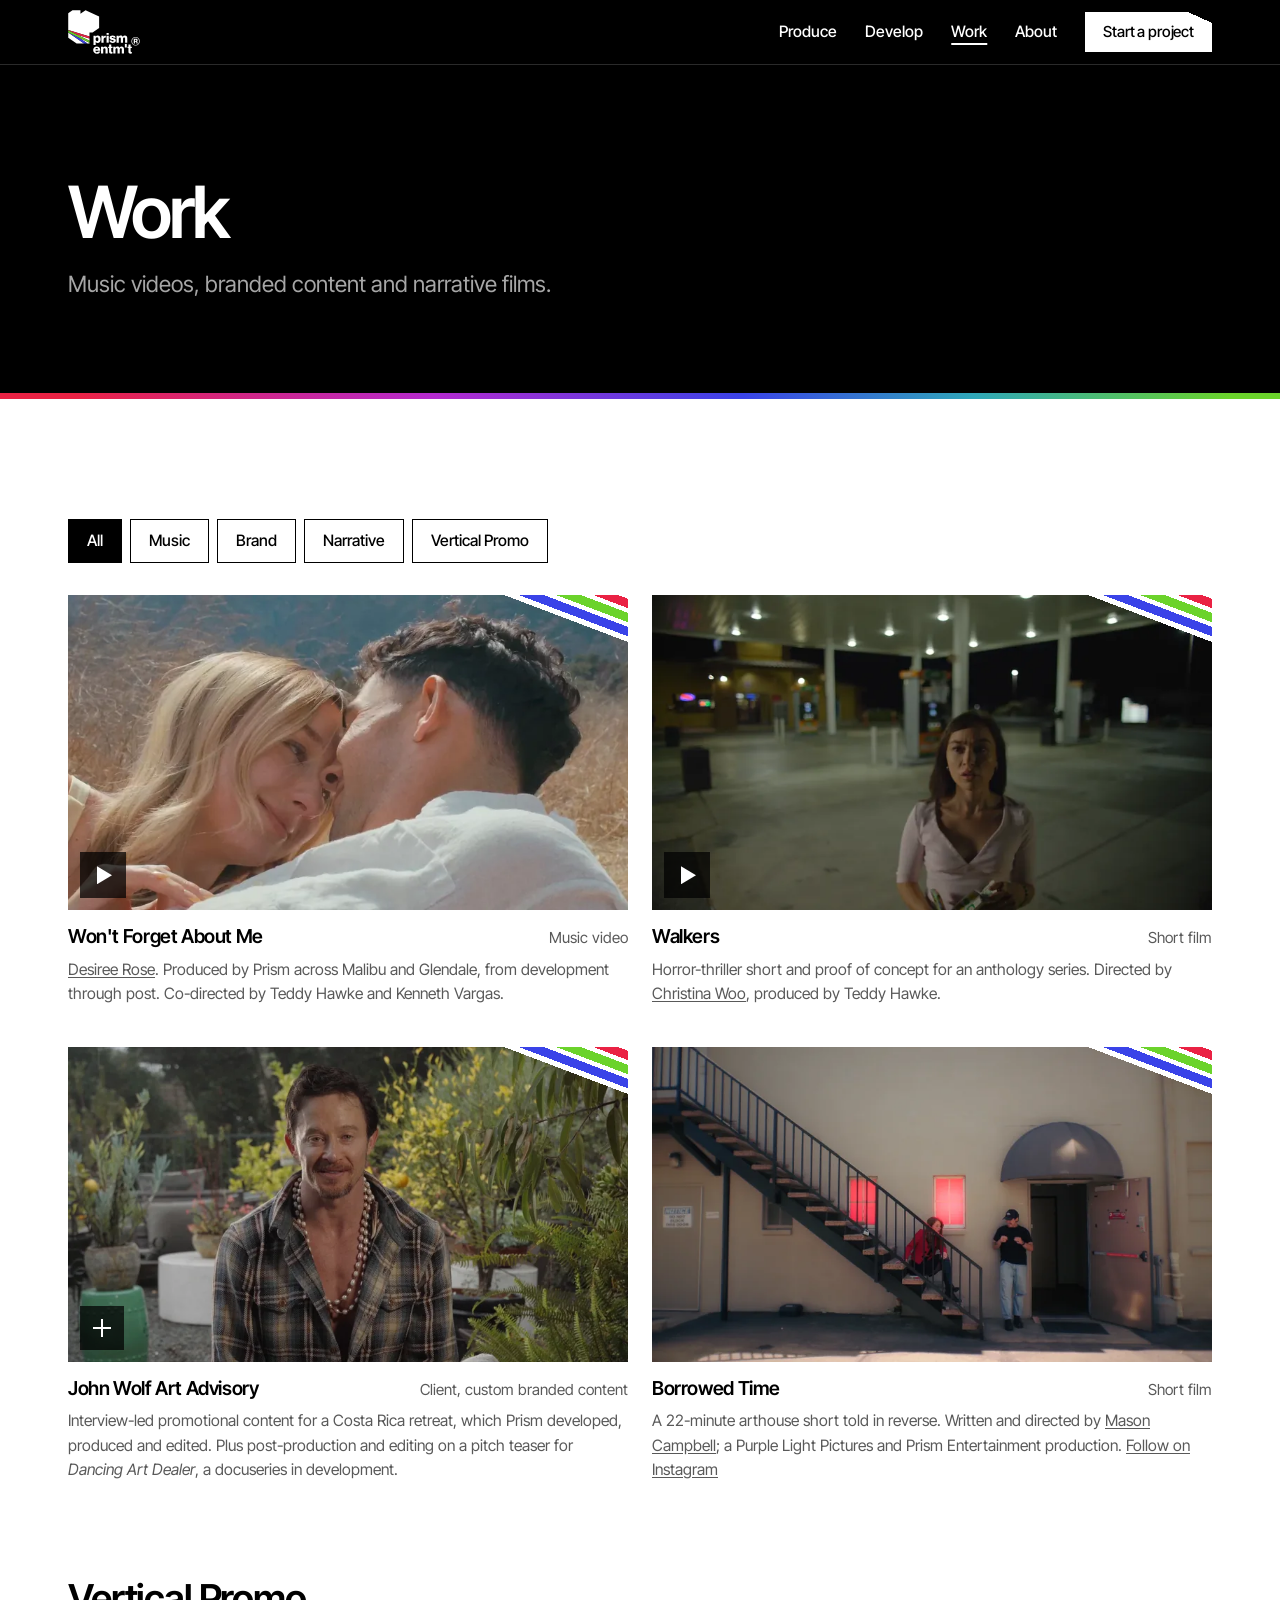
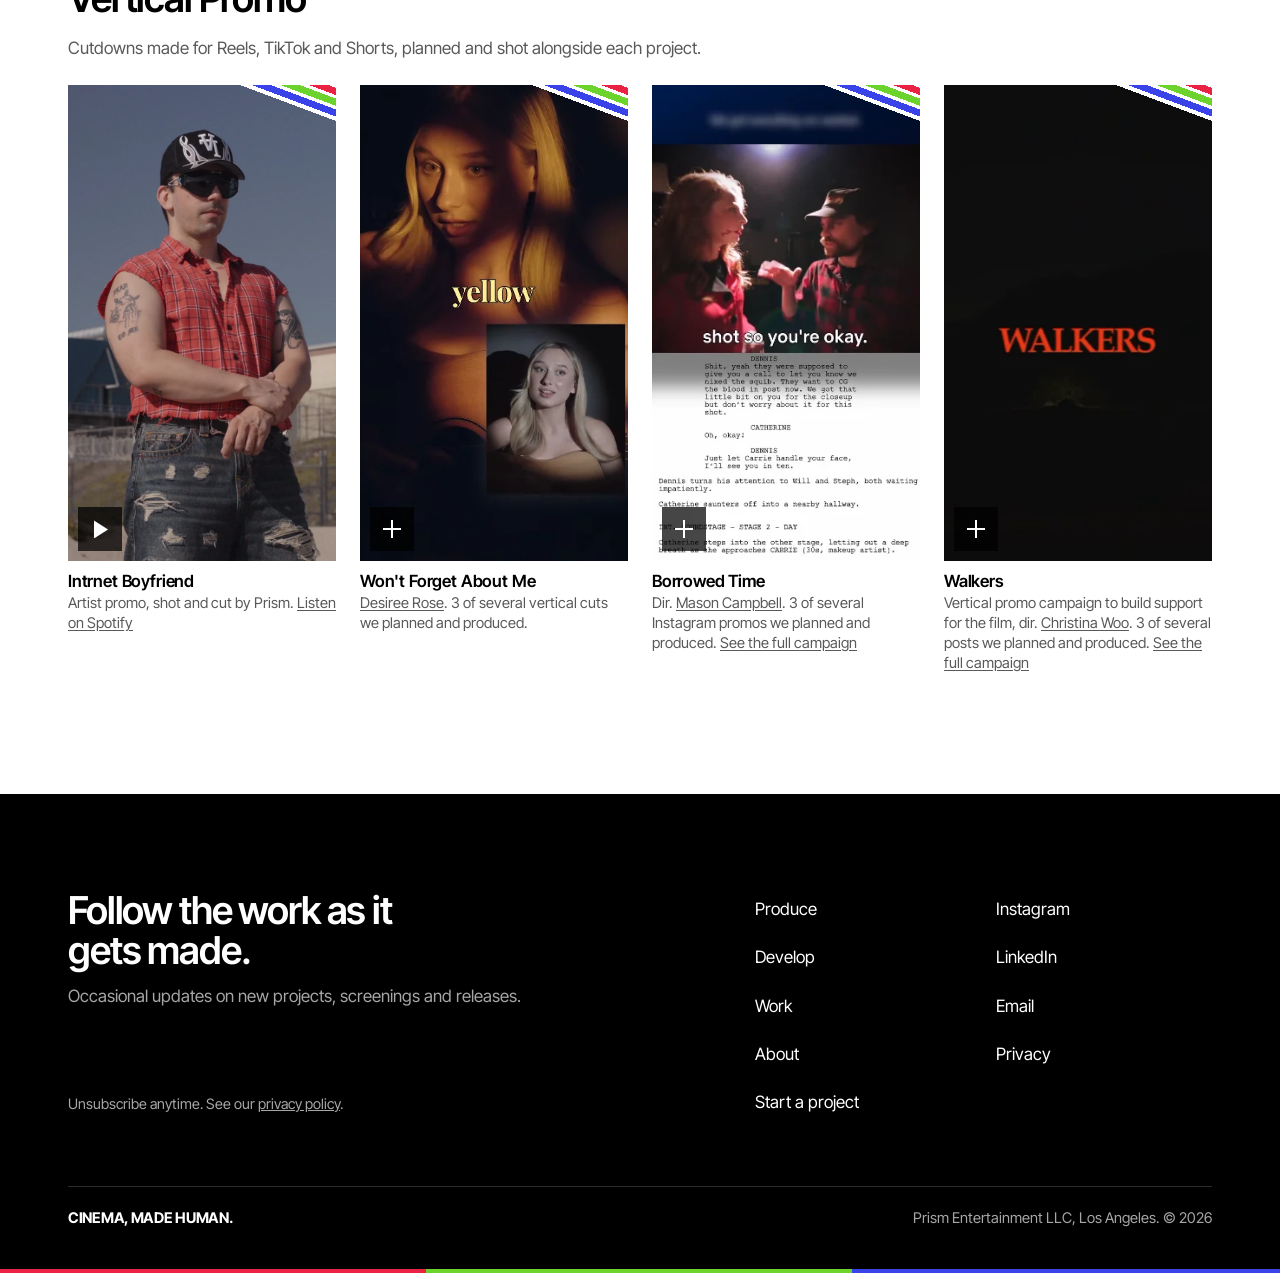
<file: work.html>
<!doctype html>
<html lang="en">
<head>
<meta charset="utf-8">
<meta name="viewport" content="width=device-width, initial-scale=1, viewport-fit=cover">
<title>Work: Music Videos, Branded Content &amp; Films | Prism</title>
<meta name="description" content="Music videos, branded content, vertical promo campaigns and narrative films from Prism Entertainment, a Los Angeles development and production company.">
<link rel="canonical" href="https://prismentmt.com/work.html">
<meta name="theme-color" content="#000000">
<meta property="og:site_name" content="Prism Entertainment">
<meta property="og:type" content="website">
<meta property="og:locale" content="en_US">
<meta property="og:title" content="The work | Prism Entertainment">
<meta property="og:description" content="Music videos, branded content, vertical promo campaigns and narrative films from Prism Entertainment in Los Angeles.">
<meta property="og:url" content="https://prismentmt.com/work.html">
<meta property="og:image" content="https://prismentmt.com/assets/brand/og-image.jpg?v=3">
<meta property="og:image:width" content="1200">
<meta property="og:image:height" content="630">
<meta property="og:image:alt" content="Prism Entertainment logo among frames from its music videos, branded content and films, with red, green and blue tiles">
<meta name="twitter:card" content="summary_large_image">
<meta name="twitter:title" content="The work | Prism Entertainment">
<meta name="twitter:description" content="Music videos, branded content, vertical promo campaigns and narrative films from Prism Entertainment in Los Angeles.">
<meta name="twitter:image" content="https://prismentmt.com/assets/brand/og-image.jpg?v=3">
<script type="application/ld+json">{"@context":"https://schema.org","@graph":[{"@type":"BreadcrumbList","itemListElement":[{"@type":"ListItem","position":1,"name":"Home","item":"https://prismentmt.com/"},{"@type":"ListItem","position":2,"name":"Work","item":"https://prismentmt.com/work.html"}]}]}</script>
<link rel="preconnect" href="https://fonts.googleapis.com">
<link rel="preconnect" href="https://fonts.gstatic.com" crossorigin>
<link href="https://fonts.googleapis.com/css2?family=Inter+Tight:wght@400;500;600;700&display=swap" rel="stylesheet">
<link rel="icon" href="assets/brand/prism-badge.svg" type="image/svg+xml">
<link rel="apple-touch-icon" href="assets/brand/apple-touch-icon.png">
<link rel="stylesheet" href="assets/site.css?v=202610291253">
</head>
<body class="has-thumb-cta">
<a class="skip" href="#main">Skip to content</a>
<header class="site-header on-dark">
  <div class="wrap">
    <a class="logo" href="index.html" aria-label="Prism Entertainment home">
      <img class="logo-img" src="assets/brand/prism-lockup-on-dark.svg" alt="Prism Entertainment" width="66" height="40">
    </a>
    <nav class="nav" aria-label="Main">
      <a href="produce.html">Produce</a><a href="develop.html">Develop</a><a href="work.html" aria-current="page">Work</a><a href="about.html">About</a>
      <a class="btn btn-solid btn-cut" href="start.html">Start a project</a>
    </nav>
    <button class="menu-btn" type="button" aria-expanded="false" aria-controls="menu">Menu</button>
  </div>
</header>
<nav class="menu" id="menu" aria-label="Mobile">
  <a href="index.html">Home</a><a href="produce.html">Produce</a><a href="develop.html">Develop</a><a href="work.html" aria-current="page">Work</a><a href="about.html">About</a><a href="start.html">Start a project</a>
  <div class="menu-foot">Los Angeles<br><a href="mailto:teddy@prismentmt.com">teddy@prismentmt.com</a></div>
</nav>
<main id="main">

<section class="intro on-dark">
  <div class="wrap">
    <h1 class="h-lg">Work</h1>
    <p class="lede muted">Music videos, branded content and narrative films.</p>
  </div>
</section>
<div class="intro-band" aria-hidden="true"></div>
<section class="section">
  <div class="wrap">
    <div class="filters" role="group" aria-label="Filter work">
      <button class="chip" type="button" data-filter="all" aria-pressed="true">All</button>
      <button class="chip" type="button" data-filter="music" aria-pressed="false">Music</button>
      <button class="chip" type="button" data-filter="brand" aria-pressed="false">Brand</button>
      <button class="chip" type="button" data-filter="narrative" aria-pressed="false">Narrative</button>
      <button class="chip" type="button" data-filter="promo" aria-pressed="false">Vertical Promo</button>
    </div>
    <div class="work-group" data-group>
    <div class="work-grid">
      <article data-kind="music">
  <div class="tile">
    <button class="tile-frame" type="button" data-video="https://www.youtube-nocookie.com/embed/kYAuOELVrbk?autoplay=1&amp;rel=0&amp;modestbranding=1&amp;playsinline=1" data-title="Won't Forget About Me, Desiree Rose" aria-label="Play Won't Forget About Me music video">
      <span class="light" aria-hidden="true"></span>
      <img src="assets/stills/wfam-field-800.webp" srcset="assets/stills/wfam-field-800.webp 800w, assets/stills/wfam-field-1600.webp 1600w" sizes="(min-width: 1000px) 400px, (min-width: 640px) 50vw, 100vw" alt="Still from the Won’t Forget About Me music video: a couple embracing in a golden field" width="800" height="432" loading="lazy" decoding="async" style="object-position:38% 45%">
      <span class="tile-play" aria-hidden="true"></span>
    </button>
    <span class="tile-meta"><h2 class="tile-title">Won't Forget About Me</h2><span class="tile-kind">Music video</span></span>
    <span class="tile-note"><a href="https://open.spotify.com/artist/6PtAGsm8OCXcw0I0sku1vT" target="_blank" rel="noopener">Desiree Rose</a>. Produced by Prism across Malibu and Glendale, from development through post. Co-directed by Teddy Hawke and Kenneth Vargas.</span>
  </div>
</article><article data-kind="narrative">
  <div class="tile">
    <button class="tile-frame" type="button" data-video="https://www.youtube-nocookie.com/embed/RRduHV5Navg?autoplay=1&amp;rel=0&amp;modestbranding=1&amp;playsinline=1" data-title="Walkers teaser" aria-label="Play the Walkers teaser">
      <span class="light" aria-hidden="true"></span>
      <img src="assets/stills/walkers-gas-station-800.webp" srcset="assets/stills/walkers-gas-station-800.webp 800w, assets/stills/walkers-gas-station-1600.webp 1600w" sizes="(min-width: 1000px) 400px, (min-width: 640px) 50vw, 100vw" alt="Still from Walkers: a woman alone at a desert gas station at night" width="800" height="555" loading="lazy" decoding="async" style="object-position:60% 50%">
      <span class="tile-play" aria-hidden="true"></span>
    </button>
    <span class="tile-meta"><h2 class="tile-title">Walkers</h2><span class="tile-kind">Short film</span></span>
    <span class="tile-note">Horror-thriller short and proof of concept for an anthology series. Directed by <a href="https://www.christinawoofilms.com/" target="_blank" rel="noopener">Christina Woo</a>, produced by Teddy Hawke.</span>
  </div>
</article><article data-kind="brand">
  <div class="tile">
    <button class="tile-frame promo-card" type="button" aria-expanded="false" aria-controls="jw-videos">
      <span class="light" aria-hidden="true"></span>
      <img src="assets/stills/jw-retreat-800.webp" srcset="assets/stills/jw-retreat-800.webp 800w, assets/stills/jw-retreat-1600.webp 1600w" sizes="(min-width: 1000px) 400px, (min-width: 640px) 50vw, 100vw" alt="Still from the John Wolf Art Advisory retreat promo: John Wolf interviewed in a garden" width="800" height="450" loading="lazy" decoding="async" style="object-position:45% 40%">
      <span class="promo-toggle" aria-hidden="true"></span>
      <span class="visually-hidden">Show 2 videos for John Wolf Art Advisory</span>
    </button>
    <span class="tile-meta"><h2 class="tile-title">John Wolf Art Advisory</h2><span class="tile-kind">Client, custom branded content</span></span>
    <span class="tile-note">Interview-led promotional content for a Costa Rica retreat, which Prism developed, produced and edited. Plus post-production and editing on a pitch teaser for <em>Dancing Art Dealer</em>, a docuseries in development.</span>
    <!-- Videos for this client, labelled with the project abbreviation + number (JW 1, JW 2). -->
    <ul class="promo-list wide" id="jw-videos" hidden>
      <li><button class="promo-clip" type="button" data-video="https://www.youtube-nocookie.com/embed/nJtvqaCMsAY?autoplay=1&amp;rel=0&amp;modestbranding=1&amp;playsinline=1" data-title="John Wolf Art Advisory, retreat promo" aria-label="Play JW 1, retreat promo">
        <span class="promo-clip-frame"><img src="assets/stills/jw-retreat-800.webp" alt="Still from the John Wolf Art Advisory retreat promo: John Wolf interviewed in a garden" width="800" height="450" loading="lazy" decoding="async"><span class="tile-play" aria-hidden="true"></span></span>
        <span class="promo-clip-label">JW 1: Retreat promo</span>
      </button></li>
      <li><button class="promo-clip" type="button" data-video="https://www.youtube-nocookie.com/embed/bN51QS3mofM?autoplay=1&amp;rel=0&amp;modestbranding=1&amp;playsinline=1" data-title="Dancing Art Dealer, pitch teaser" aria-label="Play JW 2, Dancing Art Dealer pitch teaser">
        <span class="promo-clip-frame"><img src="assets/stills/jw-dad-smoke-800.webp" srcset="assets/stills/jw-dad-smoke-800.webp 800w, assets/stills/jw-dad-smoke-1600.webp 1600w" sizes="(min-width: 640px) 25vw, 50vw" alt="Still from the Dancing Art Dealer pitch teaser: a shirtless man in turquoise jewelry covers his face as smoke rises" width="800" height="450" loading="lazy" decoding="async" style="object-position:55% 35%"><span class="tile-play" aria-hidden="true"></span></span>
        <span class="promo-clip-label">JW 2: <em>Dancing Art Dealer</em> teaser</span>
      </button></li>
    </ul>
  </div>
</article><article data-kind="narrative">
  <div class="tile">
    <a class="tile-frame" href="https://www.instagram.com/borrowedtimemovie/" target="_blank" rel="noopener" aria-label="Borrowed Time on Instagram (opens in a new tab)">
      <span class="light" aria-hidden="true"></span>
      <img src="assets/stills/borrowed-time-stairs-wide-800.webp" srcset="assets/stills/borrowed-time-stairs-wide-800.webp 800w, assets/stills/borrowed-time-stairs-wide-1600.webp 1600w" sizes="(min-width: 1000px) 400px, (min-width: 640px) 50vw, 100vw" alt="Still from Borrowed Time: a woman in a red jacket on a fire escape stair beside a man outside a stage door" width="800" height="555" loading="lazy" decoding="async">
    </a>
    <span class="tile-meta"><h2 class="tile-title">Borrowed Time</h2><span class="tile-kind">Short film</span></span>
    <span class="tile-note">A 22-minute arthouse short told in reverse. Written and directed by <a href="https://www.imdb.com/name/nm11735726/" target="_blank" rel="noopener">Mason Campbell</a>; a Purple Light Pictures and Prism Entertainment production. <a href="https://www.instagram.com/borrowedtimemovie/" target="_blank" rel="noopener">Follow on Instagram</a></span>
  </div>
</article>
    </div>
    </div>
    <div class="work-group promo-group" data-group>
      <div class="section-head promo-head">
        <h2 class="h-md">Vertical Promo</h2>
        <p class="muted">Cutdowns made for Reels, TikTok and Shorts, planned and shot alongside each project.</p>
      </div>
      <!-- To add a video to a project, copy one <li> in its promo-list. To add a project, copy a whole <article class="promo">.
         Label convention: project abbreviation + number (WFAM 1, BT 1, ...). -->
      <div class="promo-grid">
      <article data-kind="promo music" class="promo">
        <!-- Single video: the cover plays it directly. When a second IB clip arrives, switch to the expandable card used below (IB 1, IB 2...). -->
        <button class="tile-frame vertical" type="button" data-video="assets/video/ib-1.mp4" data-vertical="true" data-title="Intrnet Boyfriend, IB 1" aria-label="Play Intrnet Boyfriend artist promo">
          <span class="light" aria-hidden="true"></span>
          <img src="assets/stills/promo-ib-cover.webp" alt="Intrnet Boyfriend artist promo: the artist in a red flannel and sunglasses" width="720" height="1280" loading="lazy" decoding="async">
          <span class="tile-play" aria-hidden="true"></span>
        </button>
        <span class="promo-title">Intrnet Boyfriend</span>
        <span class="promo-sub">Artist promo, shot and cut by Prism. <a href="https://open.spotify.com/artist/1GCiZ9cSa7qDaCucd0YGpS" target="_blank" rel="noopener">Listen on Spotify</a></span>
      </article>
      <article data-kind="promo music" class="promo">
        <button class="tile-frame vertical promo-card" type="button" aria-expanded="false" aria-controls="promo-wfam">
          <span class="light" aria-hidden="true"></span>
          <img src="assets/stills/promo-wfam-cover.webp?v=202610281447" alt="Won’t Forget About Me vertical cut: Desiree Rose performing" width="420" height="670" loading="lazy" decoding="async">
          <span class="promo-toggle" aria-hidden="true"></span>
          <span class="visually-hidden">Show 3 vertical videos from Won't Forget About Me</span>
        </button>
        <span class="promo-title">Won't Forget About Me</span>
        <span class="promo-sub"><a href="https://open.spotify.com/artist/6PtAGsm8OCXcw0I0sku1vT" target="_blank" rel="noopener">Desiree Rose</a>. 3 of several vertical cuts we planned and produced.</span>
        <ul class="promo-list" id="promo-wfam" hidden>
          <li><button class="promo-clip" type="button" data-video="https://www.youtube-nocookie.com/embed/V3yPUJN8428?autoplay=1&amp;rel=0&amp;modestbranding=1&amp;playsinline=1" data-vertical="true" data-title="Won't Forget About Me, cut 1" aria-label="Play Won't Forget About Me, cut 1">
            <span class="promo-clip-frame"><img src="assets/stills/promo-wfam-cut1.webp?v=202610281441" alt="Won’t Forget About Me vertical cut: Desiree Rose with a guitar" width="540" height="960" loading="lazy" decoding="async"><span class="tile-play" aria-hidden="true"></span></span>
            <span class="promo-clip-label">WFAM 1</span>
          </button></li>
          <li><button class="promo-clip" type="button" data-video="https://www.youtube-nocookie.com/embed/PrU_GViy9as?autoplay=1&amp;rel=0&amp;modestbranding=1&amp;playsinline=1" data-vertical="true" data-title="Won't Forget About Me, cut 2" aria-label="Play Won't Forget About Me, cut 2">
            <span class="promo-clip-frame"><img src="assets/stills/promo-wfam-cut2.webp?v=202610281441" alt="Won’t Forget About Me vertical cut: photo booth strip" width="540" height="960" loading="lazy" decoding="async"><span class="tile-play" aria-hidden="true"></span></span>
            <span class="promo-clip-label">WFAM 2</span>
          </button></li>
          <li><button class="promo-clip" type="button" data-video="https://www.youtube-nocookie.com/embed/wuFvSMK1H1c?autoplay=1&amp;rel=0&amp;modestbranding=1&amp;playsinline=1" data-vertical="true" data-title="Won't Forget About Me, cut 3" aria-label="Play Won't Forget About Me, cut 3">
            <span class="promo-clip-frame"><img src="assets/stills/promo-wfam-cut3.webp?v=202610281441" alt="Won’t Forget About Me vertical cut: couple on a beach" width="540" height="960" loading="lazy" decoding="async"><span class="tile-play" aria-hidden="true"></span></span>
            <span class="promo-clip-label">WFAM 3</span>
          </button></li>
        </ul>
      </article>
      <article data-kind="promo narrative" class="promo">
        <button class="tile-frame vertical promo-card" type="button" aria-expanded="false" aria-controls="promo-bt">
          <span class="light" aria-hidden="true"></span>
          <img src="assets/stills/promo-bt-cover.webp?v=202610281447" alt="Borrowed Time vertical promo: script-to-screen comparison" width="420" height="670" loading="lazy" decoding="async">
          <span class="promo-toggle" aria-hidden="true"></span>
          <span class="visually-hidden">Show 3 vertical videos from Borrowed Time</span>
        </button>
        <span class="promo-title">Borrowed Time</span>
        <span class="promo-sub">Dir. <a href="https://www.imdb.com/name/nm11735726/" target="_blank" rel="noopener">Mason Campbell</a>. 3 of several Instagram promos we planned and produced. <a href="https://www.instagram.com/borrowedtimemovie/" target="_blank" rel="noopener">See the full campaign</a></span>
        <ul class="promo-list" id="promo-bt" hidden>
          <li><button class="promo-clip" type="button" data-video="https://www.instagram.com/p/DU8nStxjzQG/embed/" data-vertical="true" data-title="Borrowed Time, promo 1" aria-label="Play Borrowed Time, promo 1">
            <span class="promo-clip-frame"><img src="assets/stills/promo-bt-clip1.webp?v=20261028144113" alt="Borrowed Time vertical promo: close-up of an actress" width="540" height="960" loading="lazy" decoding="async"><span class="tile-play" aria-hidden="true"></span></span>
            <span class="promo-clip-label">BT 1</span>
          </button></li>
          <li><button class="promo-clip" type="button" data-video="https://www.instagram.com/p/DUlcKTbEi-8/embed/" data-vertical="true" data-title="Borrowed Time, promo 2" aria-label="Play Borrowed Time, promo 2">
            <span class="promo-clip-frame"><img src="assets/stills/promo-bt-clip2.webp?v=20261028144113" alt="Borrowed Time vertical promo: a script page beside the finished scene" width="540" height="960" loading="lazy" decoding="async"><span class="tile-play" aria-hidden="true"></span></span>
            <span class="promo-clip-label">BT 2</span>
          </button></li>
          <li><button class="promo-clip" type="button" data-video="https://www.instagram.com/p/DUZGi16lF1x/embed/" data-vertical="true" data-title="Borrowed Time, promo 3" aria-label="Play Borrowed Time, promo 3">
            <span class="promo-clip-frame"><img src="assets/stills/promo-bt-clip3.webp?v=20261028144113" alt="Borrowed Time vertical promo: two actors on a fire escape stair" width="540" height="960" loading="lazy" decoding="async"><span class="tile-play" aria-hidden="true"></span></span>
            <span class="promo-clip-label">BT 3</span>
          </button></li>
        </ul>
      </article>
      <article data-kind="promo narrative" class="promo">
        <button class="tile-frame vertical promo-card" type="button" aria-expanded="false" aria-controls="promo-walkers">
          <span class="light" aria-hidden="true"></span>
          <img src="assets/stills/promo-walkers-title.webp?v=202610291223" alt="Walkers title card in red on black" width="540" height="960" loading="lazy" decoding="async">
          <span class="promo-toggle" aria-hidden="true"></span>
          <span class="visually-hidden">Show 3 vertical videos from the Walkers campaign</span>
        </button>
        <span class="promo-title">Walkers</span>
        <span class="promo-sub">Vertical promo campaign to build support for the film, dir. <a href="https://www.christinawoofilms.com/" target="_blank" rel="noopener">Christina Woo</a>. 3 of several posts we planned and produced. <a href="https://www.instagram.com/walkersshortfilm/" target="_blank" rel="noopener">See the full campaign</a></span>
        <ul class="promo-list" id="promo-walkers" hidden>
          <li><button class="promo-clip" type="button" data-video="https://www.instagram.com/p/DeXXGMupA72/embed/" data-vertical="true" data-title="Walkers, WLKRS 1" aria-label="Play Walkers, WLKRS 1">
            <span class="promo-clip-frame"><img src="assets/stills/promo-walkers-clip1.webp?v=20261029122853" alt="Walkers campaign post: a phone showing a horror short film" width="360" height="640" loading="lazy" decoding="async"><span class="tile-play" aria-hidden="true"></span></span>
            <span class="promo-clip-label">WLKRS 1</span>
          </button></li>
          <li><button class="promo-clip" type="button" data-video="https://www.instagram.com/p/DekPBrOJsYu/embed/" data-vertical="true" data-title="Walkers, WLKRS 2" aria-label="Play Walkers, WLKRS 2">
            <span class="promo-clip-frame"><img src="assets/stills/promo-walkers-clip2.webp?v=20261029122341" alt="Walkers campaign post: how we got realistic car interiors for $0" width="360" height="640" loading="lazy" decoding="async"><span class="tile-play" aria-hidden="true"></span></span>
            <span class="promo-clip-label">WLKRS 2</span>
          </button></li>
          <li><button class="promo-clip" type="button" data-video="https://www.instagram.com/p/DdzTvRhxUWy/embed/" data-vertical="true" data-title="Walkers, WLKRS 3" aria-label="Play Walkers, WLKRS 3">
            <span class="promo-clip-frame"><img src="assets/stills/promo-walkers-clip3.webp?v=20261029122853" alt="Walkers campaign post: horror/comedy teaser announcement" width="360" height="640" loading="lazy" decoding="async"><span class="tile-play" aria-hidden="true"></span></span>
            <span class="promo-clip-label">WLKRS 3</span>
          </button></li>
        </ul>
      </article>
      </div>
    </div>
  </div>
</section>

</main>
<footer class="site-footer on-dark">
  <div class="wrap">
    <div class="foot-grid">
      <div class="signup">
        <h2 class="h-md">Follow the work as it gets made.</h2>
        <p>Occasional updates on new projects, screenings and releases.</p>
        <div class="signup-form"><script async src="https://subscribe-forms.beehiiv.com/v3/loader.js" data-beehiiv-form="e3834a1d-a740-4cca-9f77-6807eabdb687"></script></div>
        <a class="signup-fallback btn btn-solid btn-cut" href="https://walkers-shortfilm.beehiiv.com/" target="_blank" rel="noopener" hidden>Go to newsletter</a>
        <p class="signup-consent">Unsubscribe anytime. See our <a href="privacy.html">privacy policy</a>.</p>
      </div>
      <div class="foot-links">
        <a href="produce.html">Produce</a>
        <a href="https://www.instagram.com/prismentmt">Instagram</a>
        <a href="develop.html">Develop</a>
        <a href="https://www.linkedin.com/company/prism-entertainment-filmtv">LinkedIn</a>
        <a href="work.html">Work</a>
        <a href="mailto:teddy@prismentmt.com">Email</a>
        <a href="about.html">About</a>
        <a href="privacy.html">Privacy</a>
        <a href="start.html">Start a project</a>
      </div>
    </div>
    <div class="foot-base">
      <span class="tagline">Cinema, made human.</span>
      <span>Prism Entertainment LLC, Los Angeles. &copy; <span data-year>2026</span></span>
    </div>
  </div>
</footer>
<div class="light-line" aria-hidden="true"></div>
<div class="thumb-cta"><a class="btn btn-solid btn-cut" href="start.html">Start a project</a></div>
<dialog class="player" id="player" aria-label="Video player">
  <button class="player-close" type="button">Close</button>
  <div class="player-frame"></div>
</dialog>
<script src="assets/site.js?v=202610291253" defer></script>
<script data-goatcounter="https://prismentmt.goatcounter.com/count" async src="//gc.zgo.at/count.js"></script>
<script>document.querySelectorAll("[data-year]").forEach(function(e){e.textContent=new Date().getFullYear()});</script>
<script type="text/javascript" async src="https://subscribe-forms.beehiiv.com/attribution.js"></script>
</body>
</html>
</file>
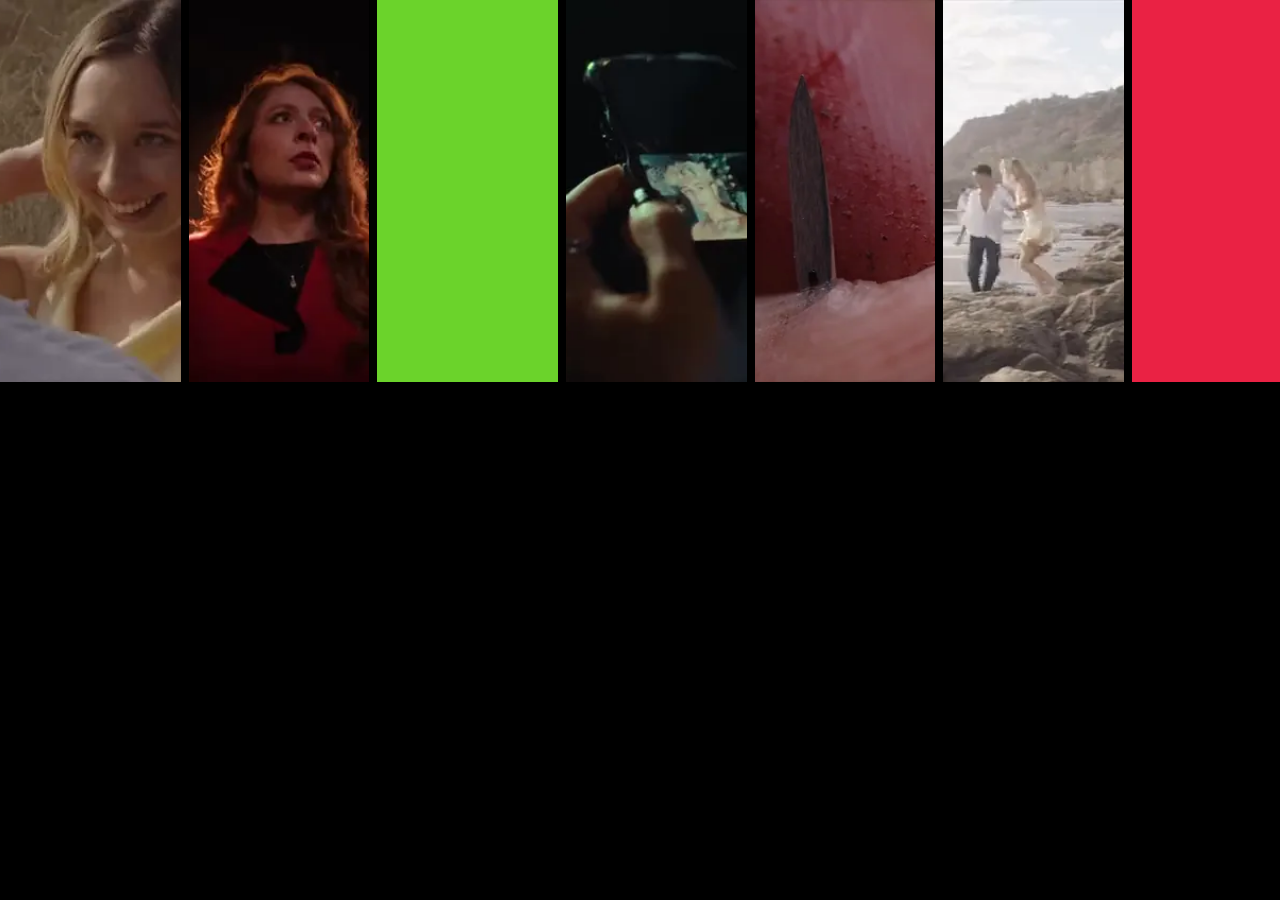
<file: og-src/linkedin-banner.html>
<!doctype html><html><head><meta charset="utf-8"><meta name="robots" content="noindex"><style>
html,body{margin:0;background:#000}
.b{position:relative;width:2256px;height:382px;background:#000;overflow:hidden}
.g{position:absolute;inset:0;display:grid;grid-template-columns:repeat(12,1fr);gap:8px}
.t{background:#161616 center/cover no-repeat}
.light{position:absolute;right:0;top:0;width:420px;height:160px;background:linear-gradient(to bottom left,#000 0 4%,#ea2244 4% 14%,#000 14% 19%,#6bd32b 19% 29%,#000 29% 34%,#3a43e8 34% 44%,#000 44% 50%,transparent 50%)}
</style></head><body><div class="b"><div class="g"><div class="t" style="background-image:url(../assets/mosaic/wfam-clip-7.webp)"></div><div class="t" style="background-image:url(../assets/mosaic/bt-clip-6.webp)"></div><div class="c" style="background:#6bd32b"></div><div class="t" style="background-image:url(../assets/mosaic/wlkrs-clip-3.webp)"></div><div class="t" style="background-image:url(../assets/stills/skin-ripomatic.webp)"></div><div class="t" style="background-image:url(../assets/mosaic/wfam-clip-6.webp)"></div><div class="c" style="background:#ea2244"></div><div class="t" style="background-image:url(../assets/stills/jw-dad-smoke-800.webp)"></div><div class="t" style="background-image:url(../assets/stills/walkers-driver-800.webp)"></div><div class="c" style="background:#3a43e8"></div><div class="t" style="background-image:url(../assets/mosaic/ib-clip-3.webp)"></div><div class="t" style="background-image:url(../assets/mosaic/bt-clip-4.webp)"></div></div><span class="light"></span></div></body></html>
</file>
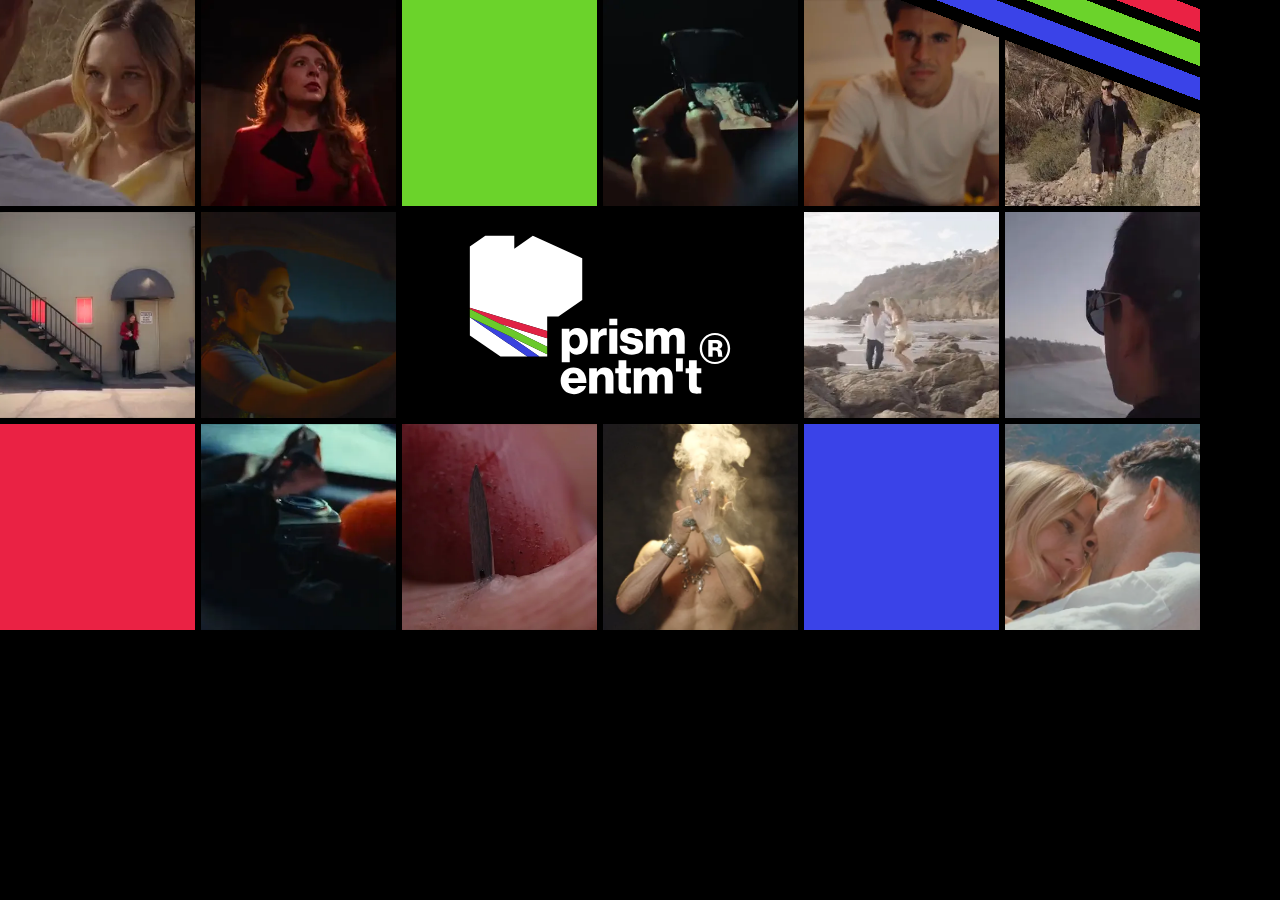
<file: og-src/og.html>
<!doctype html><html><head><meta charset="utf-8"><meta name="robots" content="noindex">
<link href="https://fonts.googleapis.com/css2?family=Inter+Tight:wght@500;600&display=swap" rel="stylesheet">
<style>
html,body{margin:0;background:#000;}
.og{position:relative;width:1200px;height:630px;background:#000;overflow:hidden;}
.grid{position:absolute;inset:0;display:grid;grid-template-columns:repeat(6,1fr);grid-template-rows:repeat(3,1fr);gap:6px;}
.t{background:#161616 center/cover no-repeat;filter:saturate(1.05);}
.c{}
.logo{grid-column:span 2;background:#000;display:flex;flex-direction:column;align-items:center;justify-content:center;gap:12px;}
.logo img{height:160px;}
.logo p{margin:0;font:500 19px/1.25 "Inter Tight",Helvetica,Arial,sans-serif;color:#cfcfcf;text-align:center;letter-spacing:-.01em;}
.light{position:absolute;right:0;top:0;width:300px;height:114px;
 background:linear-gradient(to bottom left,#000 0 4%,#ea2244 4% 14%,#000 14% 19%,#6bd32b 19% 29%,#000 29% 34%,#3a43e8 34% 44%,#000 44% 50%,transparent 50%);}
</style></head><body><div class="og"><div class="grid"><div class="t" style="background-image:url(../assets/mosaic/wfam-clip-7.webp)"></div><div class="t" style="background-image:url(../assets/mosaic/bt-clip-6.webp)"></div><div class="c" style="background:#6bd32b"></div><div class="t" style="background-image:url(../assets/mosaic/wlkrs-clip-3.webp)"></div><div class="t" style="background-image:url(wfam-10.webp)"></div><div class="t" style="background-image:url(../assets/mosaic/ib-clip-3.webp)"></div><div class="t" style="background-image:url(../assets/mosaic/bt-clip-4.webp)"></div><div class="t" style="background-image:url(../assets/stills/walkers-driver-800.webp)"></div><div class="logo"><img src="../assets/brand/prism-lockup-on-dark.svg" alt=""></div><div class="t" style="background-image:url(../assets/mosaic/wfam-clip-6.webp)"></div><div class="t" style="background-image:url(../assets/mosaic/ib-clip-2.webp)"></div><div class="c" style="background:#ea2244"></div><div class="t" style="background-image:url(../assets/mosaic/wlkrs-clip-1.webp)"></div><div class="t" style="background-image:url(../assets/stills/skin-ripomatic.webp)"></div><div class="t" style="background-image:url(../assets/stills/jw-dad-smoke-800.webp)"></div><div class="c" style="background:#3a43e8"></div><div class="t" style="background-image:url(../assets/stills/wfam-field-800.webp)"></div></div><span class="light"></span></div></body></html>
</file>
<file: assets/site.css>
/* Prism Entertainment: site styles
   Brand: Prism Brand Guide (red #ea2244, blue #3a43e8, green #6bd32b, black/white base).
   Type: Neue Haas Grotesk when licensed; Inter Tight is the stand-in until then. */

:root {
  --black: #000000;
  --white: #ffffff;
  --red: #ea2244;
  --blue: #3a43e8;
  --green: #6bd32b;
  --concrete: #ededed;
  --graphite: #595959;   /* secondary text on white: 7:1 */
  --ash: #a6a6a6;        /* secondary text on black: 8.5:1 */
  --line-dark: #2a2a2a;
  --line-light: #d4d4d4;

  --prism: linear-gradient(62deg, #ea2244 6%, #b52ad0 34%, #3a43e8 58%, #2fa7b8 76%, #6bd32b 96%);

  --font: "Neue Haas Grotesk Display Pro", "Inter Tight", "Helvetica Neue", Helvetica, Arial, sans-serif;
  --font-text: "Neue Haas Grotesk Text Pro", "Inter Tight", "Helvetica Neue", Helvetica, Arial, sans-serif;

  --gutter: clamp(16px, 5vw, 48px);
  --max: 1240px;
  --measure: 34rem;

  /* The refraction corner: the lower-left corner of a frame is sliced at the logo's stripe angle
     and filled with red, green and blue light, as in the badge. --lx sets its width; height follows the angle. */
  --lx: 120px;
  --slope: 0.38;
  --bg: var(--white); /* colour of the surface behind a cut corner */
}

*, *::before, *::after { box-sizing: border-box; }

html { -webkit-text-size-adjust: 100%; scroll-behavior: smooth; }
@media (prefers-reduced-motion: reduce) { html { scroll-behavior: auto; } }

body {
  margin: 0;
  background: var(--white);
  color: var(--black);
  font-family: var(--font-text);
  font-size: 1.0625rem;
  line-height: 1.55;
  -webkit-font-smoothing: antialiased;
  text-rendering: optimizeLegibility;
}

img, video, svg, iframe { display: block; max-width: 100%; }
a { color: inherit; }
p { margin: 0 0 1em; max-width: var(--measure); }
h1, h2, h3 { font-family: var(--font); font-weight: 600; margin: 0; letter-spacing: -0.025em; }

:focus-visible { outline: 3px solid var(--blue); outline-offset: 3px; }
.on-dark :focus-visible { outline-color: var(--white); }

.skip {
  position: absolute; left: 8px; top: -60px; z-index: 100;
  background: var(--white); color: var(--black); padding: 10px 14px; font-weight: 600;
}
.skip:focus { top: 8px; }

.wrap { width: 100%; max-width: var(--max); margin: 0 auto; padding: 0 var(--gutter); }

/* ---------- Header ---------- */

.site-header {
  position: sticky; top: 0; z-index: 40;
  background: var(--black); color: var(--white);
  border-bottom: 1px solid var(--line-dark);
}
.site-header .wrap { display: flex; align-items: center; justify-content: space-between; height: 64px; }

.logo { display: inline-flex; align-items: center; text-decoration: none; min-height: 48px; }
.logo-img { height: 44px; width: auto; }
.logo-mark {
  display: inline-flex; flex-direction: column; justify-content: center;
  background: var(--white); color: var(--black);
  padding: 7px 12px 6px 10px;
  font-family: var(--font); font-weight: 700; font-size: 0.95rem; line-height: 0.86; letter-spacing: -0.03em;
}
.logo-light { display: block; height: 3px; width: 100%; margin-top: 4px; background: linear-gradient(90deg, var(--red) 0 33%, var(--green) 33% 66%, var(--blue) 66%); }

.nav { display: none; }
.nav a { text-decoration: none; font-weight: 500; font-size: 0.98rem; padding: 8px 0; }
.nav a:hover, .nav a[aria-current="page"] { text-decoration: underline; text-underline-offset: 6px; text-decoration-thickness: 2px; }

.menu-btn {
  appearance: none; border: 0; background: transparent; color: var(--white);
  font: 600 1rem/1 var(--font); padding: 12px 0 12px 12px; min-height: 48px; cursor: pointer;
}

.menu {
  position: fixed; inset: 64px 0 0 0; z-index: 39;
  background: var(--black); color: var(--white);
  padding: 24px var(--gutter) 40px;
  display: none; flex-direction: column; gap: 4px;
  overflow-y: auto;
}
.menu.open { display: flex; }
.menu a {
  text-decoration: none; font-family: var(--font); font-weight: 600;
  font-size: clamp(2rem, 9vw, 3rem); letter-spacing: -0.03em; line-height: 1.15; padding: 6px 0;
}
.menu a[aria-current="page"] { color: var(--ash); }
.menu .menu-foot { margin-top: auto; padding-top: 32px; color: var(--ash); font-size: 1rem; }
.menu .menu-foot a { font: inherit; font-size: 1rem; padding: 0; text-decoration: underline; }

@media (min-width: 860px) {
  .nav { display: flex; align-items: center; gap: 28px; }
  .menu-btn, .menu { display: none !important; }
}

/* ---------- Buttons ---------- */

.btn {
  display: inline-flex; align-items: center; justify-content: center;
  min-height: 52px; padding: 0 26px;
  font: 600 1rem/1 var(--font); letter-spacing: -0.01em;
  text-decoration: none; border: 2px solid currentColor; cursor: pointer;
  background: transparent; color: inherit;
}
.btn-solid { background: var(--black); color: var(--white); border-color: var(--black); }
.btn-solid:hover { background: #262626; border-color: #262626; }
.on-dark .btn-solid { background: var(--white); color: var(--black); border-color: var(--white); }
.on-dark .btn-solid:hover { background: var(--concrete); border-color: var(--concrete); }
/* Buttons carry the same corner at small scale as a plain slice, no colour.
   Painted in the surface colour (--bg) rather than clipped, so the bands can sit in the cut. */
.btn-cut { position: relative; }
.btn-cut::after {
  content: ""; position: absolute; right: -2px; top: -2px; pointer-events: none;
  width: 24px; height: 11px;
  background: linear-gradient(to bottom left, var(--bg) 50%, transparent 50%);
}

.nav .btn { min-height: 40px; padding: 0 16px; font-size: 0.95rem; }

/* Mobile thumb-zone call to action */
.thumb-cta {
  position: fixed; left: 0; right: 0; bottom: 0; z-index: 30;
  padding: 10px var(--gutter) calc(10px + env(safe-area-inset-bottom));
  background: var(--black); border-top: 1px solid var(--line-dark); --bg: var(--black);
}
.thumb-cta .btn { width: 100%; }
body.has-thumb-cta { padding-bottom: calc(74px + env(safe-area-inset-bottom)); }
@media (min-width: 860px) {
  .thumb-cta { display: none; }
  body.has-thumb-cta { padding-bottom: 0; }
}

/* ---------- Sections ---------- */

.section { padding: clamp(56px, 10vw, 120px) 0; }
.on-dark { background: var(--black); color: var(--white); --bg: var(--black); }
.on-concrete { background: var(--concrete); --bg: var(--concrete); }
.muted { color: var(--graphite); }
.on-dark .muted { color: var(--ash); }

.h-xl { font-size: clamp(3rem, 14vw, 8.5rem); line-height: 0.9; letter-spacing: -0.045em; font-weight: 700; }
.h-lg { font-size: clamp(2.25rem, 8vw, 4.5rem); line-height: 0.98; letter-spacing: -0.04em; }
.h-md { font-size: clamp(1.6rem, 5vw, 2.4rem); line-height: 1.05; letter-spacing: -0.03em; }
.h-sm { font-size: 1.3rem; line-height: 1.15; letter-spacing: -0.02em; }
.lede { font-size: clamp(1.15rem, 2.6vw, 1.4rem); line-height: 1.4; max-width: 36rem; }

.stack > * + * { margin-top: 20px; }
.section-head { display: grid; gap: 16px; margin-bottom: clamp(32px, 6vw, 56px); }
/* Short intro lines under section headings run on one line when there's room, and wrap evenly on phones. */
.section-head p { max-width: none; margin: 0; text-wrap: balance; }

/* ---------- Home hero ---------- */

.hero { padding: clamp(20px, 5vw, 48px) 0 clamp(48px, 8vw, 96px); }
.hero-grid { display: grid; gap: clamp(24px, 4vw, 40px); }
.hero-window {
  position: relative; aspect-ratio: 4 / 3; width: 100%;
  --lx: clamp(120px, 30vw, 220px); background: #111 var(--prism); overflow: hidden;
}
.hero-window video { position: absolute; inset: 0; width: 100%; height: 100%; object-fit: cover; }
/* Placeholder colour until a still or the reel loop replaces it */
.hero-window .light-fill {
  position: absolute; inset: -40%;
  background: var(--prism);
}
@keyframes sweep { 0% { background-position: 120% 0, 0 0; } 60%, 100% { background-position: -60% 0, 0 0; } }
@media (prefers-reduced-motion: reduce) { .hero-window .light-fill { animation: none; } }

.hero h1 { text-transform: uppercase; }
.hero .lede { color: var(--ash); }
.hero-actions { display: flex; flex-wrap: wrap; gap: 12px; }

@media (min-width: 860px) {
  .hero-grid { grid-template-columns: 1.05fr 1fr; align-items: end; }
  .hero-window { aspect-ratio: 5 / 6; }
}

/* ---------- Refraction corner ---------- */

.light {
  position: absolute; right: 0; top: 0; z-index: 2; pointer-events: none;
  width: var(--lx); height: calc(var(--lx) * var(--slope));
  /* "to bottom left" puts the 50% line exactly on the corner's diagonal, so the bands run parallel to the slice. */
  background: linear-gradient(to bottom left,
    var(--bg) 0 4%, var(--red) 4% 14%, var(--bg) 14% 19%,
    var(--green) 19% 29%, var(--bg) 29% 34%, var(--blue) 34% 44%,
    var(--bg) 44% 50%, transparent 50%);
  transition: transform .35s cubic-bezier(.2,.8,.2,1); transform-origin: 100% 0;
}
/* Any clickable frame with a light corner: the corner grows on hover or keyboard focus. */
.path:hover .light, .path:focus-visible .light, .tile:hover .light,
.tile-frame:is(a, button):hover .light, .tile-frame:is(a, button):focus-visible .light { transform: scale(1.12); }
.tile-frame { --lx: clamp(88px, 24vw, 124px); }

/* ---------- Full-bleed hero ---------- */

.hero { position: relative; padding: 0; overflow: hidden; display: flex; align-items: flex-end;
  min-height: clamp(520px, 76svh, 920px); }
.hero-media { position: absolute; inset: 0; --lx: clamp(130px, 30vw, 260px); }
.hero-media img, .hero-media video { position: absolute; inset: 0; width: 100%; height: 100%; object-fit: cover; object-position: 42% 40%; }
.hero-media::after { content: ""; position: absolute; inset: 0; z-index: 1;
  background: linear-gradient(to top, rgba(0,0,0,.94) 0%, rgba(0,0,0,.62) 32%, rgba(0,0,0,0) 60%); }
.hero-media .light { z-index: 2; }
.hero-copy { position: relative; z-index: 3; padding-top: 30svh; padding-bottom: clamp(32px, 8vw, 96px); }
.hero-copy .h-xl { max-width: 10ch; font-size: clamp(3rem, 15vw, 8rem); }
@media (min-width: 860px) { .nowrap { white-space: nowrap; } }
.hero .hero-copy .lede { color: rgba(255,255,255,.86); }
.hero-credit { position: absolute; z-index: 3; right: var(--gutter); bottom: 14px; margin: 0;
  font-size: 0.78rem; color: rgba(255,255,255,.55); }
@media (min-width: 860px) {
  /* Desktop: the picture sits on the right; the copy sits on black to its left. */
  .hero-media { left: 40%; }
  .hero-media::after { background:
    linear-gradient(to right, rgba(0,0,0,1) 0%, rgba(0,0,0,.55) 22%, rgba(0,0,0,0) 48%),
    linear-gradient(to top, rgba(0,0,0,.6) 0%, rgba(0,0,0,0) 35%); }
  .hero-media img { object-position: 50% 40%; }
  .hero-copy { padding-top: 22vh; }
  .hero-copy .h-xl { font-size: clamp(4rem, 8vw, 8rem); max-width: 10ch; }
}

/* ---------- Two paths ---------- */

.paths { --bg: var(--black); background: var(--black); padding: clamp(8px, 2vw, 24px) 0 clamp(56px, 9vw, 104px); }
.paths-grid { display: grid; gap: 18px; }
.path {
  position: relative; display: block; text-decoration: none;
  background: var(--white); color: var(--black);
  padding: clamp(28px, 6vw, 48px) clamp(22px, 5vw, 44px) clamp(26px, 5vw, 40px);
  min-height: 44px;
}
.path { --lx: clamp(104px, 28vw, 150px); padding-top: calc(var(--lx) * var(--slope) + 6px); }
.path .path-title { display: block; font-family: var(--font); font-weight: 700; font-size: clamp(1.75rem, 6.4vw, 2.75rem); line-height: 1; letter-spacing: -0.035em; max-width: 14ch; }
.path .path-sub { display: block; margin-top: 14px; color: var(--graphite); font-size: 1.02rem; line-height: 1.45; max-width: 28rem; }
.path .path-go { display: inline-block; margin-top: 22px; font-weight: 600; border-bottom: 2px solid var(--black); padding-bottom: 2px; }
.path:hover .path-go { border-bottom-color: var(--red); }
.path:nth-child(2):hover .path-go { border-bottom-color: var(--blue); }
.path:active { transform: translateY(1px); }
@media (min-width: 760px) { .paths-grid { grid-template-columns: 1fr 1fr; gap: 24px; } }

/* ---------- Work tiles ---------- */

.work-grid { display: grid; gap: clamp(28px, 4vw, 40px) 24px; }
@media (min-width: 640px) { .work-grid { grid-template-columns: 1fr 1fr; } }
@media (min-width: 1000px) { .work-grid.three { grid-template-columns: repeat(3, 1fr); } }

.tile { display: block; text-decoration: none; color: inherit; }
.tile-frame {
  display: block; position: relative; aspect-ratio: 16 / 9; overflow: hidden; background: #1a1a1a;
}
.tile-frame.vertical { aspect-ratio: 9 / 16; max-height: 70vh; }
.tile-frame img { position: absolute; inset: 0; width: 100%; height: 100%; object-fit: cover; }
.tile-frame .poster {
  position: absolute; inset: 0;
  display: flex; align-items: flex-end; padding: 16px;
  color: var(--white); font-family: var(--font); font-weight: 700; font-size: clamp(1.5rem, 5vw, 2rem); letter-spacing: -0.03em; line-height: 1;
}
.poster.p1 { background: linear-gradient(160deg, #2b0710, #ea2244 140%); }
.poster.p2 { background: linear-gradient(200deg, #070a2b, #3a43e8 150%); }
.poster.p3 { background: linear-gradient(140deg, #0b1a05, #6bd32b 170%); }
button.tile-frame { appearance: none; border: 0; padding: 0; width: 100%; cursor: pointer; font: inherit; color: inherit; text-align: left; }
.tile-frame .poster { z-index: 0; }
.tile-frame img { z-index: 1; }
.tile-play {
  position: absolute; left: 12px; bottom: 12px; z-index: 3; width: 46px; height: 46px;
  background: rgba(0,0,0,.72); transition: background .2s;
}
.tile-play::after {
  content: ""; position: absolute; left: 17px; top: 14px; width: 15px; height: 18px;
  background: var(--white); clip-path: polygon(0 0, 100% 50%, 0 100%);
}
button.tile-frame:hover .tile-play, button.tile-frame:focus-visible .tile-play { background: var(--black); }
.tile-meta { display: flex; justify-content: space-between; gap: 12px; align-items: baseline; margin-top: 12px; }
.tile-title { font-family: var(--font); font-weight: 600; font-size: 1.2rem; letter-spacing: -0.02em; }
.tile-kind { color: var(--graphite); font-size: 0.95rem; white-space: nowrap; }
.on-dark .tile-kind { color: var(--ash); }
.tile-note { display: block; margin-top: 6px; color: var(--graphite); font-size: 0.98rem; }
.on-dark .tile-note { color: var(--ash); }
button.tile { appearance: none; border: 0; padding: 0; background: none; text-align: left; font: inherit; width: 100%; cursor: pointer; }

.filters { display: flex; flex-wrap: wrap; gap: 8px; margin-bottom: 32px; }
.chip {
  appearance: none; border: 1.5px solid var(--black); background: var(--white); color: var(--black);
  min-height: 44px; padding: 0 18px; font: 500 0.98rem/1 var(--font); cursor: pointer;
}
.chip[aria-pressed="true"] { background: var(--black); color: var(--white); }

.verticals-wrap { grid-column: 1 / -1; }
.verticals-label { color: var(--graphite); font-size: 0.98rem; margin: 8px 0 12px; }
.verticals { display: grid; grid-template-columns: repeat(3, 1fr); gap: 10px; max-width: 560px; }
.verticals .tile-frame.vertical { max-height: none; }
.verticals .tile-play { left: 8px; bottom: 8px; width: 38px; height: 38px; }
.verticals .tile-play::after { left: 14px; top: 11px; width: 12px; height: 16px; }
.text-link { appearance: none; border: 0; background: none; padding: 0; font: inherit; color: inherit; text-decoration: underline; cursor: pointer; }
.slate-links { display: inline-flex; gap: 6px 18px; flex-wrap: wrap; justify-content: flex-end; }
@media (max-width: 759px) { .slate-links { justify-content: flex-start; } }

/* Video lightbox */
.player { border: 0; padding: 0; background: transparent; width: min(1100px, 100vw); max-width: 100vw; }
.player::backdrop { background: rgba(0,0,0,0.92); }
.player-frame { position: relative; aspect-ratio: 16 / 9; background: #000; }
.player-frame.vertical { aspect-ratio: 9 / 16; height: min(82vh, 900px); width: auto; margin: 0 auto; }
.player-frame iframe, .player-frame video { position: absolute; inset: 0; width: 100%; height: 100%; border: 0; background: #000; }
.player-close {
  display: block; margin: 0 0 10px auto; min-height: 44px; padding: 0 16px;
  background: var(--white); color: var(--black); border: 0; font: 600 1rem var(--font); cursor: pointer;
}

/* ---------- Services ---------- */

.service { padding: clamp(40px, 7vw, 72px) 0; border-top: 1px solid var(--line-light); scroll-margin-top: 80px; }
.service:first-of-type { border-top: 0; }
.service-grid { display: grid; gap: 24px; }
@media (min-width: 860px) { .service-grid { grid-template-columns: 1fr 1fr; gap: 48px; } }
.service .for { color: var(--graphite); font-size: 1rem; margin-top: 10px; }
.includes { list-style: none; margin: 0; padding: 0; border-top: 1px solid var(--black); }
.includes li { padding: 13px 0; border-bottom: 1px solid var(--line-light); }
.price { margin-top: 18px; font-family: var(--font); font-weight: 600; font-size: 1.15rem; }
.price .muted { font-weight: 400; font-size: 1rem; }

.steps { list-style: none; margin: 0; padding: 0; display: grid; gap: 0; counter-reset: step; }
.steps li { counter-increment: step; display: grid; grid-template-columns: 48px 1fr; gap: 8px; padding: 20px 0; border-top: 1px solid var(--line-dark); }
.steps li::before { content: counter(step); font-family: var(--font); font-weight: 600; font-size: 1.1rem; color: var(--ash); }
.steps h3 { font-size: 1.2rem; margin-bottom: 6px; }
.steps p { margin: 0; color: var(--ash); }
@media (min-width: 860px) { .steps { grid-template-columns: repeat(4, 1fr); gap: 24px; } .steps li { grid-template-columns: 1fr; } }

/* ---------- Page intro ---------- */

.intro { padding: clamp(48px, 10vw, 112px) 0 clamp(40px, 7vw, 72px); }
.intro .h-lg { max-width: 15ch; }
.intro .lede { margin-top: 20px; }
.intro-band { height: 6px; background: var(--prism); }

/* ---------- About principles ---------- */

.principles { display: grid; gap: 0; border-top: 1px solid var(--black); }
.principle { padding: 22px 0; border-bottom: 1px solid var(--line-light); display: grid; gap: 8px; }
.principle p { margin: 0; color: var(--graphite); }
@media (min-width: 860px) { .principles { grid-template-columns: repeat(3, 1fr); gap: 32px; border-top: 0; } .principle { border-top: 1px solid var(--black); border-bottom: 0; } }

/* ---------- Slate ---------- */

.slate { display: grid; gap: 0; border-top: 1px solid var(--black); }
.slate-item { display: grid; gap: 8px; padding: 24px 0; border-bottom: 1px solid var(--line-light); }
.slate-item .status { color: var(--graphite); font-size: 0.98rem; white-space: nowrap; }
@media (min-width: 760px) {
  /* Same three columns in every row so descriptions line up. */
  .slate-item { grid-template-columns: minmax(0, 3fr) minmax(0, 6fr) minmax(0, 3fr); align-items: baseline; gap: 32px; }
  .slate-item > :last-child { justify-self: end; text-align: right; }
}
.slate-item p { margin: 0; }

/* ---------- Form ---------- */

.form { display: grid; gap: 26px; max-width: 40rem; }
.field { display: grid; gap: 8px; }
.field label, .field legend { font-family: var(--font); font-weight: 600; font-size: 1.05rem; padding: 0; }
.field .hint { color: var(--graphite); font-size: 0.95rem; margin: -4px 0 0; }
fieldset.field { border: 0; margin: 0; padding: 0; }
.input, .select, .textarea {
  width: 100%; min-height: 52px; padding: 12px 14px;
  font: 400 1rem/1.4 var(--font-text); /* 16px stops iOS zoom on focus */
  color: var(--black); background: var(--white);
  border: 1.5px solid var(--black); border-radius: 0;
  -webkit-appearance: none; appearance: none;
}
.select { background-image: linear-gradient(45deg, transparent 50%, var(--black) 50%), linear-gradient(135deg, var(--black) 50%, transparent 50%); background-position: calc(100% - 22px) 52%, calc(100% - 16px) 52%; background-size: 6px 6px; background-repeat: no-repeat; padding-right: 40px; }
.textarea { min-height: 130px; resize: vertical; }
.input:focus, .select:focus, .textarea:focus { outline: 3px solid var(--blue); outline-offset: 0; }
.input[aria-invalid="true"], .select[aria-invalid="true"] { border-color: var(--red); }
.error { color: #b3132f; font-size: 0.95rem; margin: 0; }
.choices { display: flex; flex-wrap: wrap; gap: 8px; }
.choice { position: relative; }
.choice input { position: absolute; opacity: 0; width: 1px; height: 1px; }
.choice span {
  display: inline-flex; align-items: center; min-height: 48px; padding: 0 16px;
  border: 1.5px solid var(--black); font-weight: 500; cursor: pointer; background: var(--white);
}
.choice input:checked + span { background: var(--black); color: var(--white); }
.choice input:focus-visible + span { outline: 3px solid var(--blue); outline-offset: 2px; }
.two-up { display: grid; gap: 26px; }
@media (min-width: 640px) { .two-up { grid-template-columns: 1fr 1fr; } }
.form-note { color: var(--graphite); font-size: 0.95rem; }
.form-done { padding: 28px; background: var(--concrete); }
.form-done[hidden] { display: none; }

/* ---------- Prose (privacy) ---------- */

.prose { max-width: 40rem; }
.prose h2 { font-size: 1.4rem; margin: 2em 0 0.5em; }
.prose ul { padding-left: 1.2em; margin: 0 0 1em; }
.prose li { margin-bottom: 0.4em; }

/* ---------- Footer ---------- */

.site-footer { background: var(--black); color: var(--white); padding: clamp(56px, 9vw, 96px) 0 40px; }
.foot-grid { display: grid; gap: 48px; }
.signup .h-md { max-width: 16ch; }
.signup p { color: var(--ash); margin-top: 12px; }
.signup-form { margin-top: 20px; max-width: 480px; min-height: 52px; }
.signup-consent { color: var(--ash); font-size: 0.9rem; margin-top: 10px; }
.foot-links { display: grid; grid-template-columns: 1fr 1fr; gap: 10px 24px; align-content: start; }
.foot-links a { text-decoration: none; padding: 6px 0; display: inline-block; }
.foot-links a:hover { text-decoration: underline; }
.foot-base { margin-top: 56px; padding-top: 20px; border-top: 1px solid var(--line-dark); display: flex; flex-wrap: wrap; justify-content: space-between; gap: 12px; color: var(--ash); font-size: 0.92rem; }
.foot-base a { color: var(--ash); }
.tagline { text-transform: uppercase; font-family: var(--font); font-weight: 700; letter-spacing: -0.02em; color: var(--white); }
@media (min-width: 860px) { .foot-grid { grid-template-columns: 1.4fr 1fr; } }

.light-line { height: 4px; background: linear-gradient(90deg, var(--red) 0 33.3%, var(--green) 33.3% 66.6%, var(--blue) 66.6%); }

/* Staging marker: remove before launch */
.draft-note { background: #fff4c2; color: #3b3300; font-size: 0.92rem; padding: 10px var(--gutter); text-align: center; }
.todo { background: #fff4c2; padding: 0 3px; }

/* Spam trap field, hidden from people */
.trap { position: absolute; left: -9999px; width: 1px; height: 1px; overflow: hidden; }

/* ---------- Homepage intro: a white slash through the badge becomes RGB bands that fill the screen ---------- */

.prism-intro { display: none; }
html.intro-on .prism-intro {
  display: block; position: fixed; inset: 0; z-index: 200;
  background: var(--black); overflow: hidden; cursor: pointer;
  --angle: 18deg;
  animation: intro-out 0.38s cubic-bezier(.7,0,.25,1) 1.12s forwards;
}
html.intro-on body { overflow: hidden; }
.intro-stage { position: absolute; left: 50%; top: 46%; width: 0; height: 0; }

.intro-logo {
  position: absolute; left: 0; top: 0; z-index: 3;
  width: clamp(96px, 26vw, 150px); max-width: none; height: auto;
  transform: translate(-50%, -50%) scale(0.92); opacity: 0;
  animation: intro-logo 0.22s cubic-bezier(.2,.8,.2,1) 0.02s forwards;
}

/* The white slash: its right end sits on the badge; it draws in from off-screen top left. */
.slash {
  position: absolute; right: 0; top: -2px; z-index: 2;
  width: 120vmax; height: 4px; background: #fff;
  box-shadow: 0 0 14px 2px rgba(255,255,255,0.6);
  transform-origin: 100% 50%; transform: rotate(var(--angle));
  clip-path: inset(0 100% 0 0);
  animation:
    slash 0.24s cubic-bezier(.6,0,.3,1) 0.14s forwards,
    slash-out 0.26s cubic-bezier(.5,0,.3,1) 0.5s forwards;
}

/* The bands: three stacked stripes centred on the slash line.
   They shoot out of the badge, then widen until they cover the screen (height set by the inline script). */
.bands {
  position: absolute; left: 0; top: 0; z-index: 1;
  width: 300vmax; height: 12px;
  display: flex; flex-direction: column;
  transform: translate(-50%, -50%) rotate(var(--angle));
  clip-path: inset(0 50% 0 50%);
  animation:
    bands-shoot 0.2s cubic-bezier(.3,.6,.3,1) 0.36s forwards,
    bands-widen 0.5s cubic-bezier(.6,0,.2,1) 0.52s forwards;
}
.bands span { flex: 1; }
.bands .r { background: var(--red); }
.bands .g { background: var(--green); }
.bands .b { background: var(--blue); }
@media (min-width: 860px) { .bands { height: 18px; } }

@keyframes intro-logo { to { opacity: 1; transform: translate(-50%, -50%) scale(1); } }
@keyframes slash { to { clip-path: inset(0 0 0 0); } }
/* The light pulls through into the badge as the colours open up. */
@keyframes slash-out { from { clip-path: inset(0 0 0 0); opacity: 1; } to { clip-path: inset(0 0 0 100%); opacity: 0; } }
@keyframes bands-shoot { from { clip-path: inset(0 50% 0 50%); } to { clip-path: inset(0 0 0 50%); } }
@keyframes bands-widen { from { clip-path: inset(0 0 0 50%); } to { height: var(--fill, 300vmax); clip-path: inset(0 0 0 0); } }
@keyframes intro-out { from { clip-path: inset(0 0 0 0); } to { clip-path: inset(0 0 100% 0); visibility: hidden; } }

@media (prefers-reduced-motion: reduce) { html.intro-on .prism-intro { display: none; } html.intro-on body { overflow: auto; } }

/* Phone call-to-action bar: white button on black, like the header, so its light corner reads. */
.thumb-cta .btn-solid { background: var(--white); color: var(--black); border-color: var(--white); }
.thumb-cta .btn-solid:hover { background: var(--concrete); border-color: var(--concrete); }

/* Keep placeholder titles clear of the play button */
button.tile-frame .poster { padding-bottom: 72px; }
.nowrap-all { white-space: nowrap; }
.hero-copy .h-xl { max-width: 8ch; }
a.tile-frame { color: inherit; text-decoration: none; }

/* ---------- Vertical promo ---------- */
.work-group[hidden] { display: none; }
.promo-group { margin-top: clamp(56px, 9vw, 96px); }
.promo-head { margin-bottom: 24px; }
.promo-grid { display: grid; grid-template-columns: repeat(2, 1fr); gap: 28px 14px; align-items: start; }
@media (min-width: 760px) { .promo-grid { grid-template-columns: repeat(3, 1fr); gap: 36px 24px; } }
@media (min-width: 1100px) { .promo-grid { grid-template-columns: repeat(4, 1fr); } }
article.promo[hidden] { display: none; }
.promo .tile-frame.vertical { aspect-ratio: 9 / 16; max-height: none; --lx: clamp(64px, 16vw, 96px); }
.promo img { position: absolute; inset: 0; width: 100%; height: 100%; object-fit: cover; }
.promo .yt-thumb { z-index: 1; }

/* The open/close control on each card: a plus that turns into a cross. */
.promo-toggle { position: absolute; left: 10px; bottom: 10px; z-index: 3; width: 44px; height: 44px; background: rgba(0,0,0,.72); transition: background .2s; }
.promo-toggle::before, .promo-toggle::after { content: ""; position: absolute; left: 13px; top: 21px; width: 18px; height: 2px; background: var(--white); transition: transform .25s cubic-bezier(.2,.8,.2,1); }
.promo-toggle::after { transform: rotate(90deg); }
.promo-card:hover .promo-toggle, .promo-card:focus-visible .promo-toggle { background: var(--black); }
.promo-card[aria-expanded="true"] .promo-toggle::before { transform: rotate(45deg); }
.promo-card[aria-expanded="true"] .promo-toggle::after { transform: rotate(135deg); }

.promo-title { display: block; margin-top: 10px; font-family: var(--font); font-weight: 600; font-size: 1.05rem; letter-spacing: -0.01em; line-height: 1.25; }
.promo-sub { display: block; color: var(--graphite); font-size: 0.92rem; line-height: 1.35; margin-top: 2px; }

.promo-list { list-style: none; margin: 14px 0 0; padding: 0; display: grid; grid-template-columns: repeat(3, 1fr); gap: 8px;
  animation: promo-open .28s cubic-bezier(.2,.8,.2,1); }
.promo-list[hidden] { display: none; }
@keyframes promo-open { from { opacity: 0; transform: translateY(-6px); } to { opacity: 1; transform: none; } }
@media (prefers-reduced-motion: reduce) { .promo-list { animation: none; } }
.promo-clip { appearance: none; border: 0; background: none; padding: 0; width: 100%; cursor: pointer; font: inherit; color: inherit; text-align: left; }
.promo-clip-frame { display: block; position: relative; aspect-ratio: 9 / 16; overflow: hidden; background: #1a1a1a; }
.promo-clip .tile-play { left: 4px; bottom: 4px; width: 26px; height: 26px; }
.promo-clip .tile-play::after { left: 9px; top: 7px; width: 9px; height: 12px; }
.promo-clip:hover .tile-play, .promo-clip:focus-visible .tile-play { background: var(--black); }
.promo-clip-label { display: block; margin-top: 4px; font-size: 0.76rem; color: var(--graphite); white-space: nowrap; }

.visually-hidden { position: absolute; width: 1px; height: 1px; overflow: hidden; clip: rect(0 0 0 0); white-space: nowrap; }
.verticals .tile-frame img { position: absolute; inset: 0; width: 100%; height: 100%; object-fit: cover; }
.tile-note a, .promo-sub a, .verticals-label a { color: inherit; text-underline-offset: 2px; }
.slate-item p a, .includes a { color: inherit; text-underline-offset: 2px; }
.promo .tile-frame > .tile-play { left: 10px; bottom: 10px; width: 44px; height: 44px; }
.promo .tile-frame > .tile-play::after { left: 16px; top: 13px; width: 14px; height: 18px; }

/* ---------- About: founder ---------- */
/* Phones: photo and name side by side, bio and credits full width below.
   Desktop: photo in its own column beside everything else. */
.founder { display: grid; grid-template-columns: 128px minmax(0, 1fr); gap: 24px 18px; align-items: center; }
.founder-photo { position: relative; margin: 0; width: 100%; aspect-ratio: 4 / 5; overflow: hidden; --lx: 56px; background: #1a1a1a; }
.founder-photo img { width: 100%; height: 100%; object-fit: cover; }
.founder-name .h-md { font-size: clamp(1.5rem, 6.5vw, 2.4rem); }
.founder-role { margin: 6px 0 0; font-size: clamp(0.84rem, 3.9vw, 1rem); line-height: 1.4; }
@media (min-width: 860px) { .founder-role { font-size: 1.0625rem; } }
.founder-text, .founder-credits { grid-column: 1 / -1; }
.founder-credits .h-sm { margin-bottom: 12px; }
.founder-credits .includes li { padding: 12px 0; }
@media (min-width: 860px) {
  .founder { grid-template-columns: 300px minmax(0, 1fr); gap: 28px 56px; align-items: start; }
  .founder-photo { grid-row: 1 / span 3; --lx: 92px; }
  .founder-name, .founder-text, .founder-credits { grid-column: 2; }
}

/* Closing call to action: headline and line beneath run as wide as the screen allows. */
.cta-band .h-lg { max-width: none; text-wrap: balance; }
.cta-band .lede { max-width: none; text-wrap: balance; }
@media (max-width: 349px) {
  .founder { grid-template-columns: 104px minmax(0, 1fr); }
  .founder-role .nowrap-all { white-space: normal; }
}

/* Produce page: example list and proof line inside a package */
.examples-label { margin: 18px 0 6px; font-family: var(--font); font-weight: 600; }
.examples { margin: 0; padding-left: 1.1em; max-width: var(--measure); }
.examples li { margin-bottom: 4px; }
.proof-line { margin-top: 16px; color: var(--graphite); }
.proof-line a { color: var(--black); }


.signup-fallback { margin-top: 20px; }
.signup-fallback[hidden] { display: none; }
/* Produce headline: break only between phrases, never inside one. */
.intro .produce-h { max-width: none; }

/* ---------- Produce intro: headline + mosaic of frames ---------- */
.produce-intro-grid { display: grid; gap: 32px; align-items: center; }
.mosaic { position: relative; display: grid; grid-template-columns: repeat(4, 1fr); gap: 6px; }
.mosaic-tile { position: relative; display: block; aspect-ratio: 1; overflow: hidden; background: #161616 center / cover no-repeat; }
.mosaic-tile img, .mosaic-tile video { position: absolute; inset: 0; width: 100%; height: 100%; object-fit: cover; transition: transform .5s cubic-bezier(.2,.8,.2,1), filter .3s; }
.mosaic:hover .mosaic-tile video { filter: brightness(.75); }
.mosaic .mosaic-tile:hover video { transform: scale(1.06); filter: none; }
/* Sheen: a band of light sweeps across one tile at a time (picked at random by site.js). */
.mosaic-tile::after {
  content: ""; position: absolute; inset: 0; z-index: 2; pointer-events: none;
  background: linear-gradient(115deg, transparent 30%, rgba(255,255,255,.12) 42%, rgba(255,255,255,.55) 50%, rgba(255,255,255,.12) 58%, transparent 70%);
  transform: translateX(-120%);
}
.mosaic-tile.shine::after { animation: tile-sheen 1.1s cubic-bezier(.4,0,.2,1); }
@keyframes tile-sheen { from { transform: translateX(-120%); } to { transform: translateX(120%); } }
@media (min-width: 900px) {
  .produce-intro-grid { grid-template-columns: minmax(0, 1.25fr) minmax(0, 1fr); gap: 48px; }
  .produce-intro .produce-h { font-size: clamp(2.6rem, 4.6vw, 4.4rem); }
}
@media (prefers-reduced-motion: reduce) { .mosaic-tile::after { display: none; } .mosaic-tile video { display: none; } .mosaic-tile:has(video) { background-size: cover; } }

.proof-line .proof-link { color: var(--black); margin-left: 6px; }
.tile-note .text-link { color: inherit; }

/* Client tiles on Work that open a list of widescreen videos */
.tile .promo-list.wide { grid-template-columns: repeat(2, 1fr); gap: 10px; margin-top: 14px; }
.promo-list.wide .promo-clip-frame { aspect-ratio: 16 / 9; }
.promo-list.wide .promo-clip-frame img { position: absolute; inset: 0; width: 100%; height: 100%; object-fit: cover; }
.promo-list.wide .poster { font-size: 0.95rem; padding: 10px; padding-bottom: 40px; }
.promo-list.wide .promo-clip-label { font-size: 0.85rem; white-space: normal; }
.tile .promo-card { cursor: pointer; }
.tile .promo-card .promo-toggle { left: 12px; bottom: 12px; }
.promo-clip-frame .poster { position: absolute; inset: 0; display: flex; align-items: flex-end; padding: 10px 10px 40px; color: var(--white); font-family: var(--font); font-weight: 700; font-size: 1rem; letter-spacing: -0.02em; line-height: 1.05; }
/* Longer kind labels wrap and stay right-aligned instead of crowding the title */
.tile-kind { text-align: right; }
@media (max-width: 480px) { .tile-meta { flex-wrap: wrap; } .tile-kind { white-space: normal; text-align: left; flex-basis: 100%; margin-top: -4px; } }
.hero-credit a { color: inherit; }

/* ---------- Develop: two ways, services, package ---------- */
.ways { display: grid; gap: 0; border-top: 1px solid var(--black); }
.way { padding: 24px 0; border-bottom: 1px solid var(--line-light); }
.way p { margin: 12px 0 0; }
@media (min-width: 860px) { .ways { grid-template-columns: 1fr 1fr; gap: 48px; border-top: 0; } .way { border-top: 1px solid var(--black); border-bottom: 0; } }
.services-head { padding-bottom: 0; }
.services-head .section-head { margin-bottom: 0; }
.package { display: grid; gap: 20px; align-items: end; }
.package-band .price { color: var(--white); }
.package-band .price .muted { color: var(--ash); }
@media (min-width: 860px) { .package { grid-template-columns: 1fr 1fr; gap: 48px; } }
.deck-sample a[hidden] { display: none; }
.services-head + .service { border-top: 0; padding-top: clamp(24px, 4vw, 40px); }

/* ---------- Develop intro: copy + proof ---------- */
.dev-intro-grid { display: grid; gap: 36px; align-items: center; }
.dev-proof { display: grid; grid-template-columns: 1fr 1fr; gap: 10px; --bg: var(--black); }
.dev-proof-item { margin: 0; }
.dev-proof-item:first-child { grid-column: 1 / -1; }
.dev-proof-item .tile-frame { --lx: clamp(80px, 18vw, 120px); }
.dev-proof-item:not(:first-child) .tile-frame { --lx: 64px; }
.dev-proof-item figcaption { display: flex; justify-content: space-between; gap: 10px; margin-top: 8px; font-size: 0.92rem; color: var(--white); }
.dev-proof-item figcaption span:first-child { font-family: var(--font); font-weight: 600; }
.dev-proof-item .tile-play { width: 40px; height: 40px; }
.dev-proof-item .tile-play::after { left: 15px; top: 12px; width: 12px; height: 16px; }
@media (min-width: 900px) {
  .dev-intro-grid { grid-template-columns: minmax(0, 1.05fr) minmax(0, 1fr); gap: 56px; }
}
.dev-proof-item:not(:first-child) figcaption { flex-direction: column; gap: 0; }

/* ---------- Start page: fill-in-the-blanks inquiry ---------- */
.start-section { padding-top: clamp(40px, 7vw, 80px); }
.start-grid { display: grid; gap: 28px; }
.start-grid > *, .madlib-form > * { min-width: 0; }
.start-aside p { margin: 0; font-size: 0.95rem; }
.start-aside a { color: var(--white); }
@media (min-width: 900px) { .start-grid { grid-template-columns: 12rem 1fr; gap: 48px; } .start-aside { padding-top: 0.9rem; } }
.madlib-form { max-width: 52rem; gap: 36px; }
.madlib {
  font-family: var(--font); font-weight: 500; letter-spacing: -0.02em;
  font-size: clamp(1.35rem, 3.1vw, 2.15rem); line-height: 1.75; color: var(--white);
}
.blank {
  font: inherit; letter-spacing: inherit; color: var(--white);
  background: transparent; border: 0; border-radius: 0;
  border-bottom: 2px solid #4d4d4d; padding: 0 1px; margin: 0;
  max-width: 100%; vertical-align: baseline; line-height: 1.2;
  -webkit-appearance: none; appearance: none; transition: border-color .2s;
}
.blank::placeholder { color: #8c8c8c; opacity: 1; }
select.blank { cursor: pointer; padding-right: 1.05em;
  background: url("data:image/svg+xml,%3Csvg xmlns='http://www.w3.org/2000/svg' viewBox='0 0 10 6'%3E%3Cpath d='M0 0h10L5 6z' fill='%23ffffff'/%3E%3C/svg%3E") no-repeat right 0.15em center / 0.45em auto; }
select.blank.is-empty { color: #8c8c8c; }
select.blank option { color: var(--black); background: var(--white); }
.blank.filled { border-bottom-color: var(--accent, var(--white)); border-bottom-width: 3px; }
.blank:focus { outline: none; border-bottom-color: var(--accent, var(--white)); border-bottom-width: 3px; }
.blank:focus-visible { outline: 2px solid var(--white); outline-offset: 4px; }
.blank[aria-invalid="true"] { border-bottom-color: var(--red); border-bottom-style: dashed; }
.madlib-errors { display: grid; gap: 6px; margin-top: -20px; }
.madlib-errors:not(:has(.error:not([hidden]))) { display: none; }
.on-dark .error { color: #ff8095; }
.on-dark .field .hint, .on-dark .form-note { color: var(--ash); }
.on-dark .form-note a { color: var(--white); }
.on-dark .textarea { background: transparent; color: var(--white); border-color: #4d4d4d; }
.on-dark .textarea:focus { outline: 2px solid var(--white); outline-offset: 2px; border-color: var(--white); }
.on-dark .form-done { background: #111; border-left: 4px solid var(--green); }
.madlib .nw { white-space: nowrap; }
.madlib .nw .blank { max-width: calc(100% - 0.4em); }
.madlib p { margin: 0; max-width: none; }
.madlib p + p { margin-top: 0.7em; }

/* ---------- Inquiry sent: RGB bands sweep across the screen and clear to the thank-you ---------- */
.send-sweep { position: fixed; inset: 0; z-index: 200; pointer-events: none; overflow: hidden; }
.sweep-track {
  position: absolute; left: 50%; top: 50%; width: 300vmax; height: 112vmax;
  display: flex; flex-direction: column;
  transform: translate(-50%, -50%) rotate(-18deg);
}
.sweep-band {
  flex: 1; transform: translateX(-100%);
  animation: sweep-in 0.5s cubic-bezier(.7,0,.25,1) forwards, sweep-out 0.6s cubic-bezier(.65,0,.25,1) 0.72s forwards;
}
.sweep-band.r { background: var(--red); }
.sweep-band.g { background: var(--green); animation-delay: 0.06s, 0.78s; }
.sweep-band.b { background: var(--blue); animation-delay: 0.12s, 0.84s; }
@keyframes sweep-in { from { transform: translateX(-100%); } to { transform: translateX(0); } }
@keyframes sweep-out { from { transform: translateX(0); } to { transform: translateX(100%); } }
.on-dark .form-done { background: transparent; border-left: 0; padding: 0; }
.form-done .lede a { color: var(--white); }
.form-done.fade-in { animation: done-fade 0.4s ease both; }
@keyframes done-fade { from { opacity: 0; } to { opacity: 1; } }
.form[hidden] { display: none; }
.sweep-backdrop { position: absolute; inset: 0; background: var(--black); opacity: 0; }
.sweep-word {
  position: absolute; left: 0; top: 0; margin: 0; white-space: nowrap;
  color: var(--white); transform-origin: 0 0; opacity: 0;
}
.done-line {
  font-family: var(--font); font-weight: 500; letter-spacing: -0.02em;
  font-size: clamp(1.35rem, 3.1vw, 2.15rem); line-height: 1.4; max-width: 30ch; margin: 0;
}
.done-hit { white-space: nowrap; }
.form-done.landing .done-hit { visibility: hidden; }
.form-done.landing .done-rest, .form-done.landing .done-note { opacity: 0; }
.done-rest, .done-note { transition: opacity 0.45s ease 0.1s; }
.done-note { margin-top: 18px; }
.done-note a { color: var(--white); }
</file>
